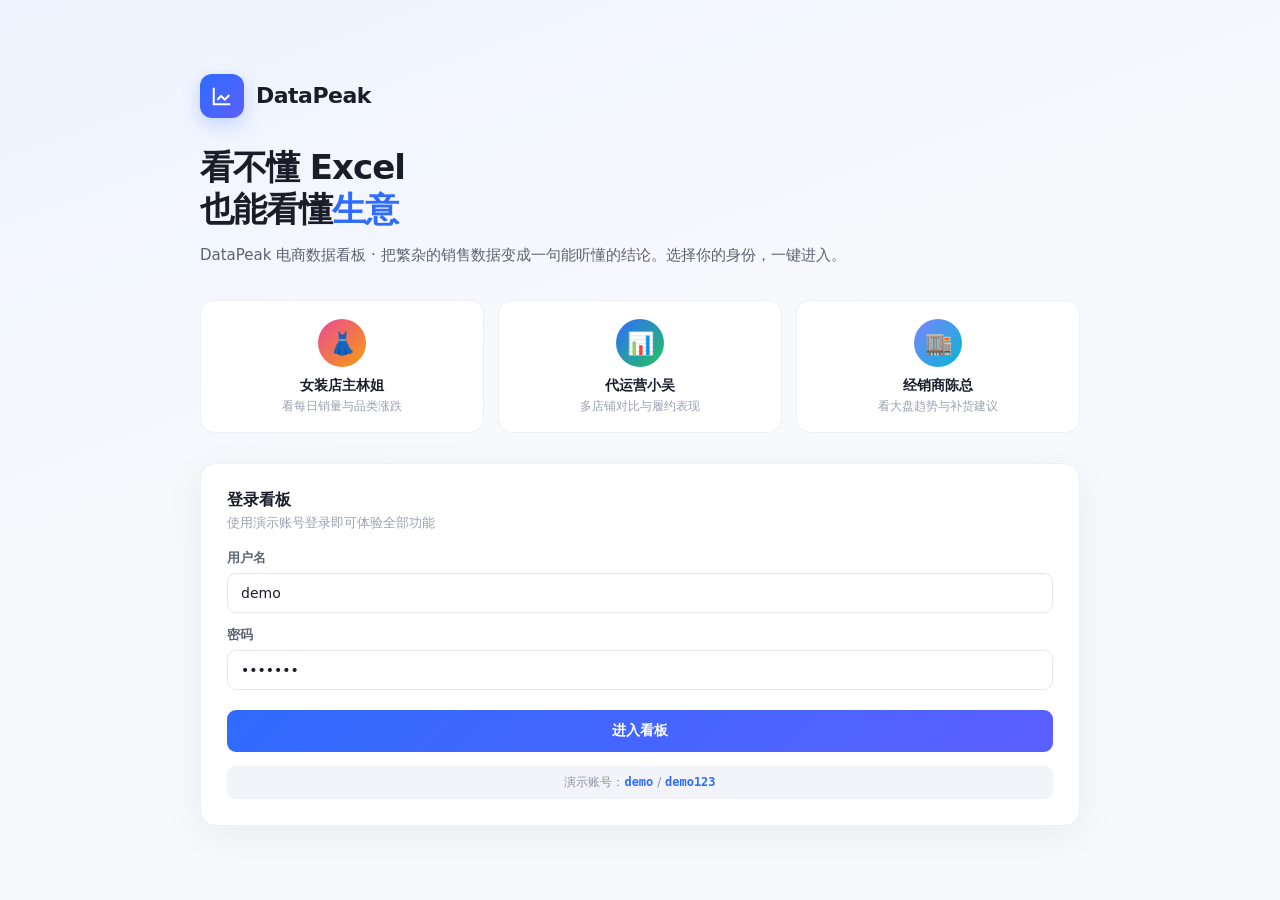
<file: dashboard/index.html>
<!DOCTYPE html>
<html lang="zh-CN">
<head>
<meta charset="UTF-8">
<meta name="viewport" content="width=device-width, initial-scale=1.0">
<title>电商销售数据洞察看板 · DataPeak</title>
<script src="assets/echarts.min.js"></script>
<!-- 词云扩展：本地引入，禁止 CDN（CSP 只放行 127.0.0.1，且离线可运行） -->
<script src="assets/echarts-wordcloud.min.js"></script>
<!-- T7：主题样式 + ECharts datapeak 主题注册（前端契约 §8） -->
<link rel="stylesheet" href="assets/theme.css">
<script>
  /* ECharts datapeak 主题：必须在 echarts 加载后注册一次 */
  (function () {
    if (!window.echarts) return;
    var dpTheme = {
      color: ['#2F6BFF', '#22C55E', '#F59E0B', '#EF4444', '#94A3B8', '#60A5FA', '#34D399', '#FBBF24'],
      backgroundColor: 'transparent',
      textStyle: { fontFamily: 'system-ui, "Microsoft YaHei", sans-serif', color: '#5B6272' },
      title: { textStyle: { color: '#1F2937', fontWeight: 600 } },
      legend: { textStyle: { color: '#8A90A2' } }
    };
    echarts.registerTheme('datapeak', dpTheme);
  })();
</script>
<style>
* { margin: 0; padding: 0; box-sizing: border-box; }
body { font-family: 'Inter', -apple-system, BlinkMacSystemFont, "PingFang SC", "Microsoft YaHei", sans-serif; background: #F7F8FC; color: #1A1D29; min-height: 100vh; font-size: 14px; -webkit-font-smoothing: antialiased; }
.app { display: flex; min-height: 100vh; }

/* ===== 侧边栏 ===== */
.sidebar { width: 240px; background: #fff; border-right: 1px solid #EEF0F5; padding: 20px 14px; display: flex; flex-direction: column; position: fixed; height: 100vh; left: 0; top: 0; z-index: 100; overflow-y: auto; }
.logo { display: flex; align-items: center; gap: 10px; padding: 0 6px 20px; border-bottom: 1px solid #F3F4F9; margin-bottom: 20px; }
.logo-mark { width: 32px; height: 32px; border-radius: 9px; background: linear-gradient(135deg, #7C84FF 0%, #5B5FFF 100%); display: flex; align-items: center; justify-content: center; }
.logo-mark svg { width: 16px; height: 16px; stroke: #fff; fill: none; stroke-width: 2.2; }
.logo-text { font-size: 16px; font-weight: 700; letter-spacing: -0.3px; }
.nav-group { margin-bottom: 22px; }
.nav-label { font-size: 10px; font-weight: 600; color: #9AA1B2; text-transform: uppercase; letter-spacing: 1.2px; padding: 0 10px 8px; }
.nav-item { display: flex; align-items: center; gap: 10px; padding: 9px 10px; border-radius: 7px; cursor: pointer; transition: all 0.15s; font-size: 13px; color: #5B6272; font-weight: 500; margin-bottom: 2px; }
.nav-item:hover { background: #F3F4F9; color: #1A1D29; }
.nav-item.active { background: linear-gradient(135deg, rgba(124,132,255,0.1), rgba(91,95,255,0.08)); color: #5B5FFF; font-weight: 600; }
.nav-icon { width: 18px; height: 18px; display: flex; align-items: center; justify-content: center; }
.nav-icon svg { width: 16px; height: 16px; stroke: currentColor; fill: none; stroke-width: 1.8; stroke-linecap: round; stroke-linejoin: round; }
.sidebar-bottom { margin-top: auto; padding-top: 16px; border-top: 1px solid #F3F4F9; }
.user-card { display: flex; align-items: center; gap: 10px; padding: 8px; border-radius: 9px; cursor: pointer; }
.user-card:hover { background: #F7F8FC; }
.user-avatar { width: 32px; height: 32px; border-radius: 8px; background: linear-gradient(135deg, #FFB199, #FF6B6B); display: flex; align-items: center; justify-content: center; color: #fff; font-size: 11px; font-weight: 700; }
.user-info { flex: 1; min-width: 0; }
.user-name { font-size: 12.5px; font-weight: 600; }
.user-role { font-size: 10.5px; color: #9AA1B2; margin-top: 1px; }

/* ===== 主内容 ===== */
.main { margin-left: 240px; flex: 1; padding: 24px 32px; }
.topbar { display: flex; align-items: center; justify-content: space-between; margin-bottom: 22px; }
.page-title h1 { font-size: 22px; font-weight: 700; letter-spacing: -0.4px; margin-bottom: 3px; }
.page-title p { font-size: 12.5px; color: #8A90A2; }
.topbar-right { display: flex; align-items: center; gap: 10px; }
.search-box { position: relative; width: 260px; }
.search-box input { width: 100%; padding: 8px 12px 8px 34px; border: 1px solid #E4E7EF; border-radius: 7px; font-size: 12.5px; background: #fff; outline: none; color: #5B6272; transition: all 0.2s; font-family: inherit; }
.search-box input:focus { border-color: #7C84FF; box-shadow: 0 0 0 3px rgba(124,132,255,0.1); }
.search-box svg { position: absolute; left: 11px; top: 50%; transform: translateY(-50%); width: 14px; height: 14px; stroke: #9AA1B2; fill: none; stroke-width: 2; }
.icon-btn { width: 34px; height: 34px; border: 1px solid #E4E7EF; border-radius: 7px; background: #fff; cursor: pointer; display: flex; align-items: center; justify-content: center; transition: all 0.15s; position: relative; }
.icon-btn:hover { border-color: #D0D4DE; background: #FAFBFF; }
.icon-btn svg { width: 15px; height: 15px; stroke: #5B6272; fill: none; stroke-width: 1.8; stroke-linecap: round; stroke-linejoin: round; }
.icon-btn .badge { position: absolute; top: 5px; right: 5px; width: 7px; height: 7px; background: #FF6B6B; border-radius: 50%; border: 1.5px solid #fff; }

/* ===== 筛选栏 ===== */
.filter-bar { background: #fff; border: 1px solid #EEF0F5; border-radius: 11px; padding: 14px 18px; margin-bottom: 20px; display: flex; align-items: center; gap: 18px; flex-wrap: wrap; }
.filter-group { display: flex; align-items: center; gap: 8px; }
.filter-label { font-size: 11.5px; font-weight: 600; color: #8A90A2; white-space: nowrap; }
.filter-select { padding: 6px 10px; border: 1px solid #E4E7EF; border-radius: 6px; font-size: 12px; background: #FAFBFF; cursor: pointer; color: #5B6272; font-family: inherit; outline: none; transition: all 0.15s; min-width: 130px; }
.filter-select:hover { border-color: #D0D4DE; }
.filter-select:focus { border-color: #7C84FF; }
.date-range { display: flex; align-items: center; gap: 6px; }
.date-range input[type="date"] { padding: 6px 8px; border: 1px solid #E4E7EF; border-radius: 6px; font-size: 12px; background: #FAFBFF; color: #5B6272; font-family: inherit; outline: none; }
.date-sep { color: #C4C9D6; font-size: 11px; }
.quick-tags { display: flex; gap: 3px; }
.quick-tag { padding: 4px 10px; border-radius: 5px; font-size: 11px; font-weight: 500; color: #8A90A2; cursor: pointer; transition: all 0.15s; }
.quick-tag:hover { background: #F3F4F9; color: #5B6272; }
.quick-tag.active { background: linear-gradient(135deg, #7C84FF, #5B5FFF); color: #fff; font-weight: 600; }
.apply-btn { margin-left: auto; padding: 7px 18px; background: linear-gradient(135deg, #7C84FF, #5B5FFF); color: #fff; border: none; border-radius: 7px; font-size: 12.5px; font-weight: 600; cursor: pointer; transition: all 0.2s; font-family: inherit; }
.apply-btn:hover { transform: translateY(-1px); box-shadow: 0 4px 12px rgba(124,132,255,0.3); }

/* ===== 页面容器 ===== */
.page { display: none; }
.page.active { display: block; }

/* ===== KPI卡片 ===== */
.kpi-row { display: grid; grid-template-columns: repeat(auto-fit, minmax(170px, 1fr)); gap: 14px; margin-bottom: 18px; }
.kpi-card { background: #fff; border: 1px solid #EEF0F5; border-radius: 12px; padding: 18px 20px; transition: all 0.2s; }
.kpi-card:hover { border-color: #E0E3EE; box-shadow: 0 4px 16px rgba(26,29,41,0.04); }
.kpi-head { display: flex; align-items: center; justify-content: space-between; margin-bottom: 12px; }
.kpi-title { font-size: 12px; font-weight: 500; color: #8A90A2; display: flex; align-items: center; gap: 8px; }
.kpi-icon { width: 26px; height: 26px; border-radius: 6px; display: flex; align-items: center; justify-content: center; }
.kpi-icon svg { width: 14px; height: 14px; stroke-width: 1.8; stroke-linecap: round; stroke-linejoin: round; }
.kpi-num { font-size: 26px; font-weight: 700; letter-spacing: -0.6px; line-height: 1.1; font-variant-numeric: tabular-nums; }
.kpi-unit { font-size: 12px; font-weight: 500; color: #9AA1B2; margin-left: 3px; }
.kpi-trend { margin-top: 8px; display: flex; align-items: center; gap: 5px; font-size: 11px; }
.trend-tag { padding: 2px 7px; border-radius: 4px; font-weight: 600; font-size: 10.5px; }
.trend-up { color: #22C55E; } .trend-up .trend-tag { background: rgba(34,197,94,0.1); }
.trend-down { color: #EF4444; } .trend-down .trend-tag { background: rgba(239,68,68,0.1); }
.trend-flat { color: #8A90A2; } .trend-flat .trend-tag { background: rgba(138,144,162,0.12); }
.trend-label { color: #9AA1B2; }
.kpi-indigo .kpi-num { color: #5B5FFF; } .kpi-indigo .kpi-icon { background: rgba(91,95,255,0.08); } .kpi-indigo .kpi-icon svg { stroke: #5B5FFF; fill: none; }
.kpi-pink .kpi-num { color: #EC4899; } .kpi-pink .kpi-icon { background: rgba(236,72,153,0.08); } .kpi-pink .kpi-icon svg { stroke: #EC4899; fill: none; }
.kpi-cyan .kpi-num { color: #06B6D4; } .kpi-cyan .kpi-icon { background: rgba(6,182,212,0.08); } .kpi-cyan .kpi-icon svg { stroke: #06B6D4; fill: none; }
.kpi-amber .kpi-num { color: #F59E0B; } .kpi-amber .kpi-icon { background: rgba(245,158,11,0.08); } .kpi-amber .kpi-icon svg { stroke: #F59E0B; fill: none; }

/* ===== 图表卡片 ===== */
.chart-card { background: #fff; border: 1px solid #EEF0F5; border-radius: 12px; padding: 18px 20px; }
.card-head { display: flex; align-items: center; justify-content: space-between; margin-bottom: 14px; }
.card-title { font-size: 13.5px; font-weight: 600; display: flex; align-items: center; gap: 8px; }
.card-title svg { width: 15px; height: 15px; stroke-width: 1.8; stroke-linecap: round; stroke-linejoin: round; }
.card-sub { font-size: 11px; color: #9AA1B2; margin-top: 2px; }
.card-action { display: flex; align-items: center; gap: 6px; }
.card-tab { padding: 3px 9px; border-radius: 5px; font-size: 10.5px; font-weight: 500; color: #8A90A2; cursor: pointer; transition: all 0.15s; }
.card-tab:hover { background: #F3F4F9; }
.card-tab.active { background: rgba(91,95,255,0.1); color: #5B5FFF; font-weight: 600; }
.card-more-link { font-size: 11px; color: #8A90A2; cursor: pointer; }
.card-more-link:hover { color: #5B5FFF; }
.chart-box { width: 100%; }
.two-col { display: grid; grid-template-columns: 2fr 1fr; gap: 14px; margin-bottom: 18px; }
.three-col { display: grid; grid-template-columns: 1fr 1fr 1fr; gap: 14px; margin-bottom: 18px; }

/* ===== 饼图 ===== */
.pie-wrap { display: flex; flex-direction: column; align-items: center; }
.pie-chart { width: 100%; height: 180px; }
.pie-legend { width: 100%; display: flex; flex-direction: column; gap: 6px; margin-top: 8px; }
.legend-row { display: flex; align-items: center; justify-content: space-between; font-size: 11.5px; padding: 4px 6px; border-radius: 5px; }
.legend-row:hover { background: #F7F8FC; }
.legend-left { display: flex; align-items: center; gap: 7px; color: #5B6272; font-weight: 500; }
.legend-dot { width: 7px; height: 7px; border-radius: 50%; }
.legend-value { font-weight: 600; font-variant-numeric: tabular-nums; }

/* ===== TOP列表 ===== */
.top-list { display: flex; flex-direction: column; gap: 1px; }
.top-row { display: flex; align-items: center; gap: 10px; padding: 8px 8px; border-radius: 6px; transition: background 0.15s; }
.top-row:hover { background: #F7F8FC; }
.top-rank { width: 18px; height: 18px; border-radius: 4px; display: flex; align-items: center; justify-content: center; font-size: 10px; font-weight: 700; background: #F0F2F7; color: #8A90A2; flex-shrink: 0; }
.top-row:nth-child(1) .top-rank { background: linear-gradient(135deg, #7C84FF, #5B5FFF); color: #fff; }
.top-row:nth-child(2) .top-rank { background: #E4E7EF; color: #5B6272; }
.top-row:nth-child(3) .top-rank { background: #EEF0F5; color: #8A90A2; }
.top-info { flex: 1; min-width: 0; }
.top-name { font-size: 12px; font-weight: 500; white-space: nowrap; overflow: hidden; text-overflow: ellipsis; }
.top-cat { font-size: 10.5px; color: #9AA1B2; margin-top: 2px; }
.top-num { font-size: 12px; font-weight: 600; color: #5B5FFF; font-variant-numeric: tabular-nums; text-align: right; flex-shrink: 0; }
.top-bar-bg { width: 50px; height: 3px; background: #F0F2F7; border-radius: 2px; overflow: hidden; flex-shrink: 0; margin: 0 6px; }
.top-bar-fill { height: 100%; background: linear-gradient(90deg, #7C84FF, #EC4899); border-radius: 2px; }

/* ===== 表格 ===== */
.table-card { background: #fff; border: 1px solid #EEF0F5; border-radius: 12px; padding: 18px 20px; }
.table-head-bar { display: flex; align-items: center; justify-content: space-between; margin-bottom: 14px; }
.table-title { font-size: 13.5px; font-weight: 600; display: flex; align-items: center; gap: 8px; }
.table-title svg { width: 15px; height: 15px; stroke-width: 1.8; stroke-linecap: round; stroke-linejoin: round; }
.table-count { font-size: 10.5px; font-weight: 500; color: #8A90A2; background: #F3F4F9; padding: 2px 8px; border-radius: 4px; margin-left: 4px; }
.table-tools { display: flex; align-items: center; gap: 8px; }
.mini-btn { padding: 5px 10px; border: 1px solid #E4E7EF; border-radius: 6px; background: #fff; cursor: pointer; font-size: 11px; color: #5B6272; font-family: inherit; display: flex; align-items: center; gap: 5px; transition: all 0.15s; }
.mini-btn:hover { border-color: #D0D4DE; background: #FAFBFF; }
.mini-btn svg { width: 12px; height: 12px; stroke: currentColor; fill: none; stroke-width: 2; }
.data-table { width: 100%; border-collapse: separate; border-spacing: 0; font-size: 12.5px; }
.data-table thead th { padding: 10px 14px; text-align: left; font-weight: 600; color: #8A90A2; font-size: 10.5px; text-transform: uppercase; letter-spacing: 0.5px; border-bottom: 1px solid #EEF0F5; background: #FAFBFF; }
.data-table thead th:first-child { border-radius: 7px 0 0 0; }
.data-table thead th:last-child { border-radius: 0 7px 0 0; }
.data-table tbody td { padding: 11px 14px; border-bottom: 1px solid #F5F6FA; color: #5B6272; }
.data-table tbody tr:hover { background: #FAFBFF; }
.data-table tbody tr:last-child td { border-bottom: none; }
.order-id { font-family: 'SF Mono', 'JetBrains Mono', Consolas, monospace; font-size: 11px; color: #8A90A2; background: #F7F8FC; padding: 3px 7px; border-radius: 4px; }
.amount { font-weight: 700; font-variant-numeric: tabular-nums; }
.status-pill { display: inline-flex; align-items: center; gap: 5px; padding: 3px 9px; border-radius: 20px; font-size: 10.5px; font-weight: 600; }
.status-pill::before { content: ''; width: 5px; height: 5px; border-radius: 50%; background: currentColor; }
.status-ok { background: rgba(34,197,94,0.1); color: #16A34A; }
.status-wait { background: rgba(245,158,11,0.1); color: #D97706; }
.status-cancel { background: rgba(239,68,68,0.1); color: #DC2626; }
.product-cell { display: flex; align-items: center; gap: 10px; }
.product-cell img { width: 36px; height: 36px; border-radius: 7px; object-fit: cover; background: #F0F2F7; flex-shrink: 0; }
.product-name { font-size: 12.5px; font-weight: 500; white-space: nowrap; overflow: hidden; text-overflow: ellipsis; max-width: 200px; }
.product-sku { font-size: 10.5px; color: #9AA1B2; margin-top: 2px; }
.pagination { display: flex; justify-content: flex-end; align-items: center; gap: 4px; margin-top: 14px; }
.page-btn { min-width: 26px; height: 26px; padding: 0 7px; border: 1px solid #E4E7EF; border-radius: 5px; background: #fff; cursor: pointer; font-size: 11.5px; color: #5B6272; font-family: inherit; transition: all 0.15s; display: flex; align-items: center; justify-content: center; }
.page-btn:hover { border-color: #D0D4DE; background: #FAFBFF; }
.page-btn.active { background: linear-gradient(135deg, #7C84FF, #5B5FFF); color: #fff; border-color: transparent; font-weight: 600; }
.page-info { font-size: 11px; color: #9AA1B2; margin: 0 10px 0 4px; }

/* ===== 商品卡片 ===== */
.product-grid { display: grid; grid-template-columns: repeat(auto-fill, minmax(240px, 1fr)); gap: 14px; }
.product-card { background: #fff; border: 1px solid #EEF0F5; border-radius: 12px; overflow: hidden; transition: all 0.2s; cursor: pointer; }
.product-card:hover { border-color: #E0E3EE; transform: translateY(-2px); box-shadow: 0 8px 24px rgba(26,29,41,0.06); }
.product-img-box { width: 100%; height: 180px; display: flex; align-items: center; justify-content: center; position: relative; overflow: hidden; }
.product-img-box img { width: 100%; height: 100%; object-fit: cover; }
.product-tag { position: absolute; top: 10px; left: 10px; padding: 3px 8px; background: rgba(91,95,255,0.9); color: #fff; font-size: 10px; font-weight: 600; border-radius: 4px; }
.product-body { padding: 14px; }
.product-card-name { font-size: 13px; font-weight: 600; margin-bottom: 4px; white-space: nowrap; overflow: hidden; text-overflow: ellipsis; }
.product-card-cat { font-size: 11px; color: #9AA1B2; margin-bottom: 10px; }
.product-stats { display: flex; justify-content: space-between; padding-top: 10px; border-top: 1px solid #F3F4F9; }
.product-stat { text-align: center; }
.product-stat-num { font-size: 14px; font-weight: 700; font-variant-numeric: tabular-nums; }
.product-stat-label { font-size: 10px; color: #9AA1B2; margin-top: 2px; }
.product-price { font-size: 18px; font-weight: 700; color: #EC4899; font-variant-numeric: tabular-nums; }
.product-price span { font-size: 11px; font-weight: 500; }

/* ===== 用户列表 ===== */
.user-list { display: flex; flex-direction: column; gap: 2px; max-height: 340px; overflow-y: auto; }
.user-row { display: flex; align-items: center; gap: 10px; padding: 8px 10px; border-radius: 6px; transition: background 0.15s; }
.user-row:hover { background: #F7F8FC; }
.user-row-avatar { width: 34px; height: 34px; border-radius: 50%; display: flex; align-items: center; justify-content: center; color: #fff; font-size: 11px; font-weight: 700; flex-shrink: 0; }
.user-row-info { flex: 1; min-width: 0; }
.user-row-name { font-size: 12.5px; font-weight: 600; }
.user-row-meta { font-size: 10.5px; color: #9AA1B2; margin-top: 2px; }
.user-row-amount { font-size: 13px; font-weight: 700; color: #5B5FFF; font-variant-numeric: tabular-nums; }

/* ===== 报表页面 ===== */
.report-grid { display: grid; grid-template-columns: 1fr 1fr; gap: 14px; margin-bottom: 18px; }
.report-item { background: #fff; border: 1px solid #EEF0F5; border-radius: 12px; padding: 20px; transition: all 0.2s; cursor: pointer; }
.report-item:hover { border-color: #E0E3EE; box-shadow: 0 4px 16px rgba(26,29,41,0.04); }
.report-item-head { display: flex; align-items: center; gap: 12px; margin-bottom: 14px; }
.report-item-icon { width: 40px; height: 40px; border-radius: 10px; display: flex; align-items: center; justify-content: center; }
.report-item-icon svg { width: 20px; height: 20px; stroke-width: 1.8; stroke-linecap: round; stroke-linejoin: round; }
.report-item-title { font-size: 14px; font-weight: 600; }
.report-item-desc { font-size: 11.5px; color: #8A90A2; margin-top: 3px; }
.report-item-body { font-size: 12px; color: #5B6272; line-height: 1.6; }
.report-tags { display: flex; gap: 6px; margin-top: 12px; flex-wrap: wrap; }
.report-tag { padding: 3px 8px; background: #F3F4F9; border-radius: 4px; font-size: 10.5px; font-weight: 500; color: #5B6272; }

/* ===== 设置页面 ===== */
.settings-section { background: #fff; border: 1px solid #EEF0F5; border-radius: 12px; padding: 20px 24px; margin-bottom: 18px; }
.settings-section h3 { font-size: 14px; font-weight: 600; margin-bottom: 16px; display: flex; align-items: center; gap: 8px; }
.settings-row { display: flex; align-items: center; justify-content: space-between; padding: 12px 0; border-bottom: 1px solid #F5F6FA; }
.settings-row:last-child { border-bottom: none; }
.settings-label { font-size: 13px; font-weight: 500; }
.settings-desc { font-size: 11.5px; color: #9AA1B2; margin-top: 2px; }
.settings-input { padding: 6px 10px; border: 1px solid #E4E7EF; border-radius: 6px; font-size: 12px; font-family: inherit; outline: none; min-width: 200px; }
.toggle { width: 40px; height: 22px; background: #E4E7EF; border-radius: 11px; cursor: pointer; position: relative; transition: all 0.2s; }
.toggle.on { background: #5B5FFF; }
.toggle::after { content: ''; position: absolute; top: 2px; left: 2px; width: 18px; height: 18px; background: #fff; border-radius: 50%; transition: all 0.2s; }
.toggle.on::after { left: 20px; }
.save-btn { padding: 8px 24px; background: linear-gradient(135deg, #7C84FF, #5B5FFF); color: #fff; border: none; border-radius: 8px; font-size: 13px; font-weight: 600; cursor: pointer; font-family: inherit; }
.save-btn:hover { box-shadow: 0 4px 12px rgba(124,132,255,0.3); }

/* ===== Loading ===== */
.loading-overlay { position: fixed; top: 0; left: 0; right: 0; bottom: 0; background: rgba(255,255,255,0.7); display: none; align-items: center; justify-content: center; z-index: 9999; }
.loading-overlay.show { display: flex; }
.loading-spinner { width: 36px; height: 36px; border: 3px solid #E4E7EF; border-top-color: #5B5FFF; border-radius: 50%; animation: spin 0.8s linear infinite; }
@keyframes spin { to { transform: rotate(360deg); } }

/* ===== Toast ===== */
.toast { position: fixed; bottom: 24px; right: 24px; padding: 12px 20px; background: #1A1D29; color: #fff; border-radius: 8px; font-size: 13px; z-index: 9999; display: none; align-items: center; gap: 8px; box-shadow: 0 4px 16px rgba(0,0,0,0.15); }
.toast.show { display: flex; }
.toast.success { background: #16A34A; }
.toast.error { background: #DC2626; }

/* ===== 空状态 ===== */
.empty-state { text-align: center; padding: 40px 20px; color: #9AA1B2; }
.empty-state svg { width: 48px; height: 48px; margin-bottom: 12px; stroke: #C4C9D6; fill: none; stroke-width: 1.5; }

/* ===== 响应式 ===== */
@media (max-width: 1400px) {
  .kpi-row { grid-template-columns: repeat(2, 1fr); }
  .two-col, .three-col { grid-template-columns: 1fr; }
  .report-grid { grid-template-columns: 1fr; }
}
</style>
</head>
<body>

<div class="loading-overlay" id="loadingOverlay"><div class="loading-spinner"></div></div>
<div class="toast" id="toast"></div>

<div class="app">
  <!-- ===== 侧边栏 ===== -->
  <aside class="sidebar">
    <div class="logo">
      <div class="logo-mark"><svg viewBox="0 0 24 24"><path d="M3 3v18h18"/><path d="M7 16l4-4 4 4 5-5"/></svg></div>
      <div class="logo-text">DataPeak</div>
    </div>
    <div class="nav-group">
      <div class="nav-label">数据中心</div>
      <div class="nav-item active" data-page="dashboard"><span class="nav-icon"><svg viewBox="0 0 24 24"><rect x="3" y="3" width="7" height="9"/><rect x="14" y="3" width="7" height="5"/><rect x="14" y="12" width="7" height="9"/><rect x="3" y="16" width="7" height="5"/></svg></span><span>数据看板</span></div>
      <div class="nav-item" data-page="sales"><span class="nav-icon"><svg viewBox="0 0 24 24"><polyline points="22 12 18 12 15 21 9 3 6 12 2 12"/></svg></span><span>销售分析</span></div>
      <div class="nav-item" data-page="products"><span class="nav-icon"><svg viewBox="0 0 24 24"><path d="M21 16V8a2 2 0 0 0-1-1.73l-7-4a2 2 0 0 0-2 0l-7 4A2 2 0 0 0 3 8v8a2 2 0 0 0 1 1.73l7 4a2 2 0 0 0 2 0l7-4A2 2 0 0 0 21 16z"/><polyline points="3.27 6.96 12 12.01 20.73 6.96"/><line x1="12" y1="22.08" x2="12" y2="12"/></svg></span><span>商品管理</span></div>
      <div class="nav-item" data-page="users"><span class="nav-icon"><svg viewBox="0 0 24 24"><path d="M17 21v-2a4 4 0 0 0-4-4H5a4 4 0 0 0-4 4v2"/><circle cx="9" cy="7" r="4"/><path d="M23 21v-2a4 4 0 0 0-3-3.87"/><path d="M16 3.13a4 4 0 0 1 0 7.75"/></svg></span><span>用户分析</span></div>
    </div>
    <div class="nav-group">
      <div class="nav-label">工具</div>
      <div class="nav-item" data-page="reports"><span class="nav-icon"><svg viewBox="0 0 24 24"><path d="M14 2H6a2 2 0 0 0-2 2v16a2 2 0 0 0 2 2h12a2 2 0 0 0 2-2V8z"/><polyline points="14 2 14 8 20 8"/><line x1="16" y1="13" x2="8" y2="13"/><line x1="16" y1="17" x2="8" y2="17"/></svg></span><span>数据报表</span></div>
      <div class="nav-item" data-page="settings"><span class="nav-icon"><svg viewBox="0 0 24 24"><circle cx="12" cy="12" r="3"/><path d="M19.4 15a1.65 1.65 0 0 0 .33 1.82l.06.06a2 2 0 0 1 0 2.83 2 2 0 0 1-2.83 0l-.06-.06a1.65 1.65 0 0 0-1.82-.33 1.65 1.65 0 0 0-1 1.51V21a2 2 0 0 1-2 2 2 2 0 0 1-2-2v-.09A1.65 1.65 0 0 0 9 19.4a1.65 1.65 0 0 0-1.82.33l-.06.06a2 2 0 0 1-2.83 0 2 2 0 0 1 0-2.83l.06-.06a1.65 1.65 0 0 0 .33-1.82 1.65 1.65 0 0 0-1.51-1H3a2 2 0 0 1-2-2 2 2 0 0 1 2-2h.09A1.65 1.65 0 0 0 4.6 9a1.65 1.65 0 0 0-.33-1.82l-.06-.06a2 2 0 0 1 0-2.83 2 2 0 0 1 2.83 0l.06.06a1.65 1.65 0 0 0 1.82.33H9a1.65 1.65 0 0 0 1-1.51V3a2 2 0 0 1 2-2 2 2 0 0 1 2 2v.09a1.65 1.65 0 0 0 1 1.51 1.65 1.65 0 0 0 1.82-.33l.06-.06a2 2 0 0 1 2.83 0 2 2 0 0 1 0 2.83l-.06.06a1.65 1.65 0 0 0-.33 1.82V9a1.65 1.65 0 0 0 1.51 1H21a2 2 0 0 1 2 2 2 2 0 0 1-2 2h-.09a1.65 1.65 0 0 0-1.51 1z"/></svg></span><span>系统设置</span></div>
    </div>
    <div class="sidebar-bottom">
      <div class="user-card"><div class="user-avatar">XZ</div><div class="user-info"><div class="user-name">希泽</div><div class="user-role">管理员</div></div></div>
    </div>
  </aside>

  <!-- ===== 主内容 ===== -->
  <main class="main">
    <!-- T7：预警条（页头固定横条，前端契约 §5） -->
    <div class="alert-bar" id="alertBar" hidden></div>
    <div class="topbar">
      <div class="page-title" id="pageTitle"><h1>数据看板</h1><p>电商销售数据总览 · 数据更新于 2018-08-31</p></div>
      <div class="topbar-right">
        <div class="search-box"><svg viewBox="0 0 24 24"><circle cx="11" cy="11" r="8"/><line x1="21" y1="21" x2="16.65" y2="16.65"/></svg><input type="text" id="globalSearch" placeholder="搜索订单、商品、用户..."></div>
        <div class="icon-btn"><svg viewBox="0 0 24 24"><path d="M18 8A6 6 0 0 0 6 8c0 7-3 9-3 9h18s-3-2-3-9"/><path d="M13.73 21a2 2 0 0 1-3.46 0"/></svg><span class="badge"></span></div>
        <div class="icon-btn"><svg viewBox="0 0 24 24"><path d="M21 15a2 2 0 0 1-2 2H7l-4 4V5a2 2 0 0 1 2-2h14a2 2 0 0 1 2 2z"/></svg></div>
      </div>
    </div>

    <!-- ============ 页面1：数据看板 ============ -->
    <div class="page active" id="page-dashboard">
      <div class="filter-bar">
        <div class="filter-group"><span class="filter-label">商品品类</span><select class="filter-select" id="dashCategory"><option value="all">全部品类</option></select></div>
        <div class="filter-group"><span class="filter-label">店铺视角</span><select class="filter-select" id="sellerView"><option value="">全部平台</option></select></div>
        <div class="filter-group"><span class="filter-label">时间范围</span><div class="date-range"><input type="date" id="dashStartDate" value="2017-01-01"><span class="date-sep">—</span><input type="date" id="dashEndDate" value="2018-08-31"></div></div>
        <div class="filter-group"><span class="filter-label">快捷</span><div class="quick-tags" id="dashQuickTags"><span class="quick-tag" data-days="7">近7天</span><span class="quick-tag" data-days="30">近30天</span><span class="quick-tag active" data-days="90">近90天</span><span class="quick-tag" data-days="all">全部</span></div></div>
        <button class="apply-btn" onclick="loadDashboard()">应用筛选</button>
      </div>

      <!-- B：三角色视角切换（纯 JS/CSS 显隐，不新增后端接口） -->
      <div class="role-tabs" id="roleTabs">
        <span class="role-tabs-label">视角</span>
        <button class="role-tab active" data-role="owner"><b>店主视角</b><span>林姐 · 不懂数据</span></button>
        <button class="role-tab" data-role="ops"><b>代运营视角</b><span>小吴 · 管 5 店</span></button>
        <button class="role-tab" data-role="dealer"><b>经销商视角</b><span>陈总 · 怕压错货</span></button>
        <span class="role-hint">不同身份，看板重点不同 · 画像为卖家视角切片示例</span>
      </div>

      <!-- C：今日行动清单（整合诊断+预警+补货信号，输出可执行动作） -->
      <div class="card action-card" data-role="owner ops dealer">
        <div class="action-head">
          <div>
            <div class="card-title"><svg viewBox="0 0 24 24" style="stroke:#5B5FFF;fill:none;stroke-width:1.8;stroke-linecap:round;stroke-linejoin:round"><path d="M9 11l3 3L22 4"/><path d="M21 12v7a2 2 0 0 1-2 2H5a2 2 0 0 1-2-2V5a2 2 0 0 1 2-2h11"/></svg>今日行动清单</div>
            <div class="card-sub">系统把诊断 / 预警 / 补货信号翻译成 3 个可执行动作，看完直接照做</div>
          </div>
          <span class="action-period" id="actionPeriod">所选周期</span>
        </div>
        <div class="action-list" id="actionList"><div class="action-loading">正在生成建议…</div></div>
      </div>

      <!-- D：本期经营诊断卡（顶部结论条 + 术语气泡 + E：诚实标注） -->
      <div class="card diagnosis-card" data-role="owner ops">
        <div class="diagnosis-head">
          <span class="card-title">本期经营诊断</span>
          <span class="diagnosis-period" id="diagPeriod">所选周期</span>
        </div>
        <div class="module-conclusion" id="diagConclusionBar">加载中…</div>
        <div class="diagnosis-conclusion" id="diagConclusion"></div>
        <div class="diagnosis-signals" id="diagSignals"><!-- 信号 chip --></div>
        <div class="honest-note">注：复购率在本数据集天然偏低（真实店铺通常更高）；评分 / 延误 / 取消为真实经营指标。</div>
      </div>

      <!-- 补货信号（D：顶部结论条 + E：推测口径标注） -->
      <div class="restock-section" id="restockSection" data-role="owner dealer">
        <div class="restock-head">
          <span class="card-title">补货建议 <span class="info-icon" title="基于销售趋势推测，非实时库存">ⓘ</span></span>
          <span class="card-sub">按品类给出的运营动作建议 · 基于销售趋势推测，非实时库存</span>
        </div>
        <div class="module-conclusion" id="restockConclusionBar">加载中…</div>
        <div class="restock-list" id="restockList"></div>
      </div>

      <div class="kpi-row" id="dashKpiRow" data-role="owner ops">
        <div class="kpi-card kpi-indigo"><div class="kpi-head"><div class="kpi-title"><span class="kpi-icon"><svg viewBox="0 0 24 24"><line x1="12" y1="1" x2="12" y2="23"/><path d="M17 5H9.5a3.5 3.5 0 0 0 0 7h5a3.5 3.5 0 0 1 0 7H6"/></svg></span>总销售额</div></div><div class="kpi-num" id="kpiSales">--<span class="kpi-unit">万 R$</span></div><div class="kpi-trend trend-up"><span class="trend-tag" id="kpiSalesTrend">↑ --%</span><span class="trend-label">较上一周期</span></div></div>
        <div class="kpi-card kpi-pink"><div class="kpi-head"><div class="kpi-title"><span class="kpi-icon"><svg viewBox="0 0 24 24"><path d="M6 2L3 6v14a2 2 0 0 0 2 2h14a2 2 0 0 0 2-2V6l-3-4z"/><line x1="3" y1="6" x2="21" y2="6"/><path d="M16 10a4 4 0 0 1-8 0"/></svg></span>总订单数</div></div><div class="kpi-num" id="kpiOrders">--<span class="kpi-unit">单</span></div><div class="kpi-trend trend-up"><span class="trend-tag" id="kpiOrdersTrend">↑ --%</span><span class="trend-label">较上一周期</span></div></div>
        <div class="kpi-card kpi-cyan"><div class="kpi-head"><div class="kpi-title"><span class="kpi-icon"><svg viewBox="0 0 24 24"><rect x="2" y="5" width="20" height="14" rx="2"/><line x1="2" y1="10" x2="22" y2="10"/></svg></span><span class="term" data-term="客单价">平均客单价</span></div></div><div class="kpi-num" id="kpiAvg">--<span class="kpi-unit">R$</span></div><div class="kpi-trend trend-up"><span class="trend-tag" id="kpiAvgTrend">↑ --%</span><span class="trend-label">较上一周期</span></div></div>
        <div class="kpi-card kpi-amber"><div class="kpi-head"><div class="kpi-title"><span class="kpi-icon"><svg viewBox="0 0 24 24"><polygon points="12 2 15.09 8.26 22 9.27 17 14.14 18.18 21.02 12 17.77 5.82 21.02 7 14.14 2 9.27 8.91 8.26 12 2"/></svg></span>热销商品数</div></div><div class="kpi-num" id="kpiProducts">--<span class="kpi-unit">款</span></div><div class="kpi-trend trend-up"><span class="trend-tag" id="kpiProductsTrend">↑ --%</span><span class="trend-label">较上一周期</span></div></div>
        <div class="kpi-card kpi-pink"><div class="kpi-head"><div class="kpi-title"><span class="kpi-icon"><svg viewBox="0 0 24 24"><path d="M22 11.08V12a10 10 0 1 1-5.93-9.14"/><polyline points="22 4 12 14.01 9 11.01"/></svg></span><span class="term" data-term="复购率">复购率</span></div></div><div class="kpi-num" id="kpiRepeat">--<span class="kpi-unit">%</span></div><div class="kpi-trend"><span class="trend-tag" id="kpiRepeatTag">健康线 20%</span><span class="trend-label">回头客 ÷ 去重客户</span></div></div>
      </div>
      <!-- 店铺对比（代运营视角，来自公开 /sellers） -->
      <div class="card seller-compare" data-role="ops">
        <div class="card-head"><div class="table-title"><svg viewBox="0 0 24 24" style="stroke:#5B5FFF;fill:none"><path d="M3 9l1-5h16l1 5"/><path d="M4 9v11h16V9"/><path d="M9 20v-6h6v6"/></svg>店铺对比（Top5）</div><span class="card-sub">来自 /sellers · 每店独立诊断切片，可配合上方「店铺视角」切换</span></div>
        <div class="seller-compare-list" id="sellerCompareList"><div class="restock-note">加载中…</div></div>
      </div>

      <div class="two-col">
        <!-- ① 销售趋势 -->
        <div class="chart-card" data-role="owner ops">
          <div class="card-head"><div><div class="card-title"><svg viewBox="0 0 24 24" style="stroke:#5B5FFF;fill:none"><polyline points="22 12 18 12 15 21 9 3 6 12 2 12"/></svg>生意整体好不好？</div><div class="card-sub">看销售趋势与订单量 · 跌了先查是哪个品类拖的</div></div><div class="card-action"><span class="card-tab active" data-gran="month">月度</span><span class="card-tab" data-gran="week">周度</span><span class="card-tab" data-gran="day">日度</span></div></div><div class="chart-box" style="height:320px" id="trendChart"></div>
        </div>
        <!-- ② 品类增速/占比 -->
        <div class="chart-card" data-role="owner dealer">
          <div class="card-head"><div><div class="card-title"><svg viewBox="0 0 24 24" style="stroke:#EC4899;fill:none"><line x1="18" y1="20" x2="18" y2="10"/><line x1="12" y1="20" x2="12" y2="4"/><line x1="6" y1="20" x2="6" y2="14"/></svg>该多押哪个品类？</div><div class="card-sub">看品类销售占比 · 把货 / 预算往头部且增长的品类倾斜（增速见补货信号）</div></div></div><div class="chart-box" style="height:320px" id="categoryChart"></div>
        </div>
      </div>
      <div class="three-col">
        <!-- ③ 平均评分 -->
        <div class="chart-card" data-role="owner">
          <div class="card-head"><div><div class="card-title"><svg viewBox="0 0 24 24" style="stroke:#22C55E;fill:none"><polygon points="12 2 15.09 8.26 22 9.27 17 14.14 18.18 21.02 12 17.77 5.82 21.02 7 14.14 2 9.27 8.91 8.26 12 2"/></svg>口碑在变好还是变差？</div><div class="card-sub">看平均评分 · 低于 3.5 立即查详情页与质量</div></div></div>
          <div class="score-wrap"><div class="score-num" id="scoreNum">--</div><div class="score-tip" id="scoreTip">加载中…</div><div class="chart-box" style="height:150px" id="scoreChart"></div></div>
        </div>
        <!-- ④ 延迟发货与取消率 -->
        <div class="chart-card" data-role="ops">
          <div class="card-head"><div><div class="card-title"><svg viewBox="0 0 24 24" style="stroke:#F59E0B;fill:none"><path d="M10 17h4V5H2v12h3"/><path d="M20 17h2v-3.34a4 4 0 0 0-1.17-2.83L19 9h-5"/><circle cx="7.5" cy="17.5" r="2.5"/><circle cx="17.5" cy="17.5" r="2.5"/></svg>履约有没有爆雷风险？</div><div class="card-sub">看延迟发货率与取消率 · 超标立刻查物流 / 客服</div></div></div><div class="chart-box" style="height:240px" id="fulfillChart"></div>
        </div>
        <!-- ⑤ 支付方式构成 -->
        <div class="chart-card" data-role="dealer">
          <div class="card-head"><div><div class="card-title"><svg viewBox="0 0 24 24" style="stroke:#06B6D4;fill:none"><rect x="2" y="5" width="20" height="14" rx="2"/><line x1="2" y1="10" x2="22" y2="10"/></svg>钱从哪来、该优化哪条？</div><div class="card-sub">看支付方式构成 · 优化主流支付渠道的转化</div></div></div><div class="pie-wrap"><div class="pie-chart" id="paymentChart"></div><div class="pie-legend" id="paymentLegend"></div></div>
        </div>
      </div>
      <!-- ⑥ 品类销售额词云（分布类图表） -->
      <div class="chart-card" data-role="owner dealer">
        <div class="card-head"><div><div class="card-title"><svg viewBox="0 0 24 24" style="stroke:#7C84FF;fill:none"><circle cx="7" cy="7" r="3"/><circle cx="17" cy="9" r="2.5"/><circle cx="10" cy="17" r="2.5"/><circle cx="18" cy="17" r="2"/></svg>哪些品类在撑生意？</div><div class="card-sub">品类销售额分布（万 R$）· 字号越大卖得越多，一眼看出盘子由谁撑着</div></div></div><div class="chart-box" style="height:280px" id="categoryCloudChart"></div>
      </div>
      <!-- ⑦ 订单量/价格区间分布 -->
      <div class="chart-card" data-role="dealer">
        <div class="card-head"><div><div class="card-title"><svg viewBox="0 0 24 24" style="stroke:#EC4899;fill:none"><path d="M20.59 13.41l-7.17 7.17a2 2 0 0 1-2.83 0L2 12V2h10l8.59 8.59a2 2 0 0 1 0 2.82z"/><line x1="7" y1="7" x2="7.01" y2="7"/></svg>我的客单价健康吗？</div><div class="card-sub">看在售商品价格区间 · 结合客单价判断定价结构</div></div></div><div class="chart-box" style="height:260px" id="priceChart"></div>
      </div>

      <div class="data-footnote">画像与店铺数据为 seller_id 切片示例，用于演示角色视角；全平台口径请在「店铺视角」选择「全部平台」。</div>
      <div class="table-card" data-role="owner ops">
        <div class="table-head-bar"><div><div class="table-title"><svg viewBox="0 0 24 24" style="stroke:#7C84FF;fill:none"><path d="M14 2H6a2 2 0 0 0-2 2v16a2 2 0 0 0 2 2h12a2 2 0 0 0 2-2V8z"/><polyline points="14 2 14 8 20 8"/><line x1="16" y1="13" x2="8" y2="13"/><line x1="16" y1="17" x2="8" y2="17"/></svg>订单数据明细<span class="table-count" id="orderCount">共 0 条</span></div></div><div class="table-tools"><select id="orderStatusFilter" style="padding:5px 8px;border:1px solid #E4E7EF;border-radius:6px;font-size:11px;color:#5B6272;background:#fff;font-family:inherit;outline:none"><option value="">全部状态</option><option value="delivered">已完成</option><option value="shipped">运输中</option><option value="canceled">已取消</option></select><button class="mini-btn" onclick="exportOrders()"><svg viewBox="0 0 24 24"><path d="M21 15v4a2 2 0 0 1-2 2H5a2 2 0 0 1-2-2v-4"/><polyline points="7 10 12 15 17 10"/><line x1="12" y1="15" x2="12" y2="3"/></svg>导出</button></div></div>
        <table class="data-table"><thead><tr><th>订单号</th><th>商品</th><th>品类</th><th>单价</th><th style="text-align:center">数量</th><th>总金额</th><th>下单时间</th><th>支付方式</th><th>状态</th></tr></thead><tbody id="orderTable"></tbody></table>
        <div class="pagination" id="orderPagination"></div>
      </div>
    </div>

    <!-- ============ 页面2：销售分析 ============ -->
    <div class="page" id="page-sales">
      <div class="filter-bar"><div class="filter-group"><span class="filter-label">品类</span><select class="filter-select" id="salesCategory"><option value="all">全部品类</option></select></div><span class="filter-label" style="font-weight:400">数据周期 2017-01 ~ 2018-08 · Olist 全量真实数据</span><button class="apply-btn" onclick="loadSalesAnalysis()">应用筛选</button></div>
      <div class="kpi-row">
        <div class="kpi-card kpi-indigo"><div class="kpi-head"><div class="kpi-title"><span class="kpi-icon"><svg viewBox="0 0 24 24"><line x1="12" y1="1" x2="12" y2="23"/><path d="M17 5H9.5a3.5 3.5 0 0 0 0 7h5a3.5 3.5 0 0 1 0 7H6"/></svg></span>区间总销售额</div></div><div class="kpi-num" id="salesKpiSales">--<span class="kpi-unit">万 R$</span></div></div>
        <div class="kpi-card kpi-pink"><div class="kpi-head"><div class="kpi-title"><span class="kpi-icon"><svg viewBox="0 0 24 24"><path d="M6 2L3 6v14a2 2 0 0 0 2 2h14a2 2 0 0 0 2-2V6l-3-4z"/><line x1="3" y1="6" x2="21" y2="6"/></svg></span>区间总订单量</div></div><div class="kpi-num" id="salesKpiOrders">--<span class="kpi-unit">单</span></div></div>
        <div class="kpi-card kpi-cyan"><div class="kpi-head"><div class="kpi-title"><span class="kpi-icon"><svg viewBox="0 0 24 24"><rect x="2" y="5" width="20" height="14" rx="2"/><line x1="2" y1="10" x2="22" y2="10"/></svg></span><span class="term" data-term="同比增长">销售额同比增长</span></div></div><div class="kpi-num" id="salesKpiGrowth">--<span class="kpi-unit">%</span></div></div>
        <div class="kpi-card kpi-amber"><div class="kpi-head"><div class="kpi-title"><span class="kpi-icon"><svg viewBox="0 0 24 24"><polygon points="12 2 15.09 8.26 22 9.27 17 14.14 18.18 21.02 12 17.77 5.82 21.02 7 14.14 2 9.27 8.91 8.26 12 2"/></svg></span>平均客单价</div></div><div class="kpi-num" id="salesKpiAvg">--<span class="kpi-unit">R$</span></div></div>
      </div>
      <div class="two-col">
        <div class="chart-card"><div class="card-head"><div><div class="card-title"><svg viewBox="0 0 24 24" style="stroke:#5B5FFF;fill:none"><polyline points="22 12 18 12 15 21 9 3 6 12 2 12"/></svg>销售趋势同比对比</div><div class="card-sub">2017年 vs 2018年销售额对比</div></div></div><div class="chart-box" style="height:380px" id="salesCompareChart"></div></div>
        <div class="chart-card"><div class="card-head"><div><div class="card-title"><svg viewBox="0 0 24 24" style="stroke:#EC4899;fill:none"><line x1="18" y1="20" x2="18" y2="10"/><line x1="12" y1="20" x2="12" y2="4"/><line x1="6" y1="20" x2="6" y2="14"/></svg>季度销售对比</div><div class="card-sub">2017 vs 2018 各季度销售额（万 R$）</div></div></div><div class="chart-box" style="height:380px" id="quarterChart"></div></div>
      </div>
      <div class="two-col">
        <div class="chart-card"><div class="card-head"><div><div class="card-title"><svg viewBox="0 0 24 24" style="stroke:#22C55E;fill:none"><path d="M12 2v20M17 5H9.5a3.5 3.5 0 0 0 0 7h5a3.5 3.5 0 0 1 0 7H6"/></svg>品类增长率排名</div><div class="card-sub">同比增长最快的品类 TOP10</div></div></div><div class="chart-box" style="height:300px" id="growthChart"></div></div>
        <div class="chart-card"><div class="card-head"><div><div class="card-title"><svg viewBox="0 0 24 24" style="stroke:#F59E0B;fill:none"><polygon points="12 2 15.09 8.26 22 9.27 17 14.14 18.18 21.02 12 17.77 5.82 21.02 7 14.14 2 9.27 8.91 8.26 12 2"/></svg>热销商品 TOP10</div><div class="card-sub">按销售件数排名（真实 /orders/product-ranking）</div></div></div><div class="chart-box" style="height:300px" id="topProductsChart"></div></div>
      </div>
      <div class="data-footnote">注：同比增长 = 2018-01~08 对比 2017-01~08（等长窗口）；2018 年数据截至 8 月，缺月以断点显示。品类增长率按销售额计算，仅统计上期销售额 ≥1 万 R$ 的品类，避免小基数失真。</div>
    </div>

    <!-- ============ 页面3：商品管理 ============ -->
    <div class="page" id="page-products">
      <div class="filter-bar">
        <div class="filter-group"><span class="filter-label">品类</span><select class="filter-select" id="prodCategory"><option value="all">全部品类</option></select></div>
        <div class="filter-group"><span class="filter-label">价格区间</span><select class="filter-select" id="prodPriceRange"><option value="all">全部价格</option><option value="0-50">0 - 50 R$</option><option value="50-100">50 - 100 R$</option><option value="100-500">100 - 500 R$</option><option value="500-9999">500 R$ 以上</option></select></div>
        <div class="filter-group"><span class="filter-label">排序</span><select class="filter-select" id="prodSortBy"><option value="count">销量最高</option><option value="amount">销售额最高</option><option value="price_asc">价格从低到高</option><option value="price_desc">价格从高到低</option></select></div>
        <div class="filter-group"><span class="filter-label">搜索</span><input type="text" class="filter-select" id="prodKeyword" placeholder="输入商品名" style="min-width:150px"></div>
        <button class="apply-btn" onclick="loadProducts()">筛选商品</button>
      </div>
      <div class="kpi-row">
        <div class="kpi-card kpi-indigo"><div class="kpi-head"><div class="kpi-title"><span class="kpi-icon"><svg viewBox="0 0 24 24"><path d="M21 16V8a2 2 0 0 0-1-1.73l-7-4a2 2 0 0 0-2 0l-7 4A2 2 0 0 0 3 8v8a2 2 0 0 0 1 1.73l7 4a2 2 0 0 0 2 0l7-4A2 2 0 0 0 21 16z"/></svg></span>商品总数</div></div><div class="kpi-num" id="prodKpiTotal">--<span class="kpi-unit">款</span></div></div>
        <div class="kpi-card kpi-pink"><div class="kpi-head"><div class="kpi-title"><span class="kpi-icon"><svg viewBox="0 0 24 24"><rect x="3" y="3" width="18" height="18" rx="2"/><path d="M3 9h18"/></svg></span>商品品类</div></div><div class="kpi-num" id="prodKpiCategories">--<span class="kpi-unit">个</span></div></div>
        <div class="kpi-card kpi-cyan"><div class="kpi-head"><div class="kpi-title"><span class="kpi-icon"><svg viewBox="0 0 24 24"><path d="M12 2l3.09 6.26L22 9.27l-5 4.87 1.18 6.88L12 17.77l-6.18 3.25L7 14.14 2 9.27l6.91-1.01L12 2z"/></svg></span>有销量商品</div></div><div class="kpi-num" id="prodKpiActive">--<span class="kpi-unit">款</span></div></div>
        <div class="kpi-card kpi-amber"><div class="kpi-head"><div class="kpi-title"><span class="kpi-icon"><svg viewBox="0 0 24 24"><polygon points="12 2 15.09 8.26 22 9.27 17 14.14 18.18 21.02 12 17.77 5.82 21.02 7 14.14 2 9.27 8.91 8.26 12 2"/></svg></span>累计销售额</div></div><div class="kpi-num" id="prodKpiSales">--<span class="kpi-unit">万 R$</span></div></div>
      </div>
      <div class="product-grid" id="productGrid"></div>
      <div class="pagination" id="productPagination" style="justify-content:center;margin-top:24px"></div>
    </div>

    <!-- ============ 页面4：用户分析 ============ -->
    <div class="page" id="page-users">
      <div class="filter-bar"><span class="filter-label" style="font-weight:400">用户结构来自真实 /orders/user-distribution；地区 / 高价值 / 消费分层需新增后端接口，暂未提供</span></div>
      <div class="kpi-row">
        <div class="kpi-card kpi-indigo"><div class="kpi-head"><div class="kpi-title"><span class="kpi-icon"><svg viewBox="0 0 24 24"><path d="M17 21v-2a4 4 0 0 0-4-4H5a4 4 0 0 0-4 4v2"/><circle cx="9" cy="7" r="4"/></svg></span>总用户数</div></div><div class="kpi-num" id="usersKpiTotal">--<span class="kpi-unit">人</span></div></div>
        <div class="kpi-card kpi-pink"><div class="kpi-head"><div class="kpi-title"><span class="kpi-icon"><svg viewBox="0 0 24 24"><path d="M22 11.08V12a10 10 0 1 1-5.93-9.14"/><polyline points="22 4 12 14.01 9 11.01"/></svg></span><span class="term" data-term="复购率">复购率</span></div></div><div class="kpi-num" id="usersKpiRepeatRate">--<span class="kpi-unit">%</span></div></div>
        <div class="kpi-card kpi-cyan"><div class="kpi-head"><div class="kpi-title"><span class="kpi-icon"><svg viewBox="0 0 24 24"><line x1="12" y1="1" x2="12" y2="23"/><path d="M17 5H9.5a3.5 3.5 0 0 0 0 7h5a3.5 3.5 0 0 1 0 7H6"/></svg></span>新用户占比</div></div><div class="kpi-num" id="usersKpiNewRate">--<span class="kpi-unit">%</span></div></div>
        <div class="kpi-card kpi-amber"><div class="kpi-head"><div class="kpi-title"><span class="kpi-icon"><svg viewBox="0 0 24 24"><path d="M21 10c0 7-9 13-9 13s-9-6-9-13a9 9 0 0 1 18 0z"/><circle cx="12" cy="10" r="3"/></svg></span>高价值用户</div></div><div class="kpi-num" id="usersKpiHighValue">--<span class="kpi-unit">人</span></div></div>
      </div>
      <div class="two-col">
        <div class="chart-card"><div class="card-head"><div><div class="card-title"><svg viewBox="0 0 24 24" style="stroke:#5B5FFF;fill:none"><path d="M17 21v-2a4 4 0 0 0-4-4H5a4 4 0 0 0-4 4v2"/><circle cx="9" cy="7" r="4"/></svg>用户结构分布</div><div class="card-sub">新用户 / 复购用户占比（真实 /orders/user-distribution）</div></div></div><div class="pie-wrap"><div class="pie-chart" id="userStructChart"></div><div class="pie-legend" id="userStructLegend"></div></div></div>
        <div class="chart-card"><div class="card-head"><div><div class="card-title"><svg viewBox="0 0 24 24" style="stroke:#22C55E;fill:none"><path d="M22 11.08V12a10 10 0 1 1-5.93-9.14"/><polyline points="22 4 12 14.01 9 11.01"/></svg>复购 vs 新客</div><div class="card-sub">回头客与新客数量对比（真实数据）</div></div></div><div class="chart-box" style="height:300px" id="userRepeatChart"></div></div>
      </div>
      <div class="data-footnote">注：本数据集复购率天然偏低（真实店铺通常更高）；总用户数 = 新用户 + 复购用户。</div>
    </div>

    <!-- ============ 页面5：数据报表 ============ -->
    <div class="page" id="page-reports">
      <div class="filter-bar"><div class="filter-group"><span class="filter-label">报表类型</span><div class="quick-tags"><span class="quick-tag active">全部</span><span class="quick-tag">销售</span><span class="quick-tag">商品</span><span class="quick-tag">用户</span><span class="quick-tag">运营</span></div></div><div class="filter-group"><span class="filter-label">时间</span><select class="filter-select"><option>本月</option><option>本季度</option><option>本年</option><option>自定义</option></select></div><button class="apply-btn" onclick="showToast('报表已生成', 'success')">生成报表</button></div>
      <div class="report-grid">
        <div class="report-item" onclick="showToast('正在导出销售月报...', 'success')">
          <div class="report-item-head"><div class="report-item-icon" style="background:rgba(91,95,255,0.08)"><svg viewBox="0 0 24 24" style="stroke:#5B5FFF;fill:none"><line x1="12" y1="1" x2="12" y2="23"/><path d="M17 5H9.5a3.5 3.5 0 0 0 0 7h5a3.5 3.5 0 0 1 0 7H6"/></svg></div><div><div class="report-item-title">销售月度汇总报表</div><div class="report-item-desc">按月统计销售额、订单量、客单价</div></div></div>
          <div class="report-item-body" id="reportBodySales">加载中…</div>
          <div class="report-tags"><span class="report-tag">销售额</span><span class="report-tag">订单量</span><span class="report-tag">月度</span><span class="report-tag">CSV导出</span></div>
        </div>
        <div class="report-item" onclick="showToast('正在导出品类分析报表...', 'success')">
          <div class="report-item-head"><div class="report-item-icon" style="background:rgba(236,72,153,0.08)"><svg viewBox="0 0 24 24" style="stroke:#EC4899;fill:none"><line x1="18" y1="20" x2="18" y2="10"/><line x1="12" y1="20" x2="12" y2="4"/><line x1="6" y1="20" x2="6" y2="14"/></svg></div><div><div class="report-item-title">品类销售分析报表</div><div class="report-item-desc">各品类销量、销售额、增长率</div></div></div>
          <div class="report-item-body" id="reportBodyCategory">加载中…</div>
          <div class="report-tags"><span class="report-tag">品类</span><span class="report-tag">增长率</span><span class="report-tag">排名</span><span class="report-tag">Excel导出</span></div>
        </div>
        <div class="report-item" onclick="showToast('正在导出商品排行报表...', 'success')">
          <div class="report-item-head"><div class="report-item-icon" style="background:rgba(34,197,94,0.08)"><svg viewBox="0 0 24 24" style="stroke:#22C55E;fill:none"><polygon points="12 2 15.09 8.26 22 9.27 17 14.14 18.18 21.02 12 17.77 5.82 21.02 7 14.14 2 9.27 8.91 8.26 12 2"/></svg></div><div><div class="report-item-title">商品销量 TOP 排行</div><div class="report-item-desc">热销商品排名与销量异动</div></div></div>
          <div class="report-item-body" id="reportBodyProduct">加载中…</div>
          <div class="report-tags"><span class="report-tag">TOP10</span><span class="report-tag">销量异动</span><span class="report-tag">爆款</span><span class="report-tag">PDF导出</span></div>
        </div>
        <div class="report-item" onclick="showToast('正在导出用户画像报表...', 'success')">
          <div class="report-item-head"><div class="report-item-icon" style="background:rgba(245,158,11,0.08)"><svg viewBox="0 0 24 24" style="stroke:#F59E0B;fill:none"><path d="M17 21v-2a4 4 0 0 0-4-4H5a4 4 0 0 0-4 4v2"/><circle cx="9" cy="7" r="4"/></svg></div><div><div class="report-item-title">用户画像与留存报表</div><div class="report-item-desc">新老用户、复购率、地区分布</div></div></div>
          <div class="report-item-body" id="reportBodyUser">加载中…</div>
          <div class="report-tags"><span class="report-tag">复购率</span><span class="report-tag">地区</span><span class="report-tag">RFM</span><span class="report-tag">PDF导出</span></div>
        </div>
        <div class="report-item" onclick="showToast('正在导出支付分析报表...', 'success')">
          <div class="report-item-head"><div class="report-item-icon" style="background:rgba(6,182,212,0.08)"><svg viewBox="0 0 24 24" style="stroke:#06B6D4;fill:none"><rect x="2" y="5" width="20" height="14" rx="2"/><line x1="2" y1="10" x2="22" y2="10"/></svg></div><div><div class="report-item-title">支付方式分析报表</div><div class="report-item-desc">各支付渠道占比与趋势</div></div></div>
          <div class="report-item-body" id="reportBodyPayment">加载中…</div>
          <div class="report-tags"><span class="report-tag">信用卡</span><span class="report-tag">Boleto</span><span class="report-tag">占比</span><span class="report-tag">CSV导出</span></div>
        </div>
        <div class="report-item" onclick="showToast('正在导出运营周报...', 'success')">
          <div class="report-item-head"><div class="report-item-icon" style="background:rgba(124,132,255,0.08)"><svg viewBox="0 0 24 24" style="stroke:#7C84FF;fill:none"><path d="M14 2H6a2 2 0 0 0-2 2v16a2 2 0 0 0 2 2h12a2 2 0 0 0 2-2V8z"/><polyline points="14 2 14 8 20 8"/><line x1="16" y1="13" x2="8" y2="13"/><line x1="16" y1="17" x2="8" y2="17"/></svg></div><div><div class="report-item-title">运营综合周报</div><div class="report-item-desc">关键指标汇总与环比变化</div></div></div>
          <div class="report-item-body" id="reportBodyWeekly">示例目录 · 真实经营分析见「数据看板 / 销售分析 / 用户分析」页（近 7 天周报所需接口暂无支撑，不虚构数字）。</div>
          <div class="report-tags"><span class="report-tag">周报</span><span class="report-tag">环比</span><span class="report-tag">综合</span><span class="report-tag">邮件订阅</span></div>
        </div>
      </div>
    </div>

    <!-- ============ 页面6：系统设置 ============ -->
    <div class="page" id="page-settings">
      <div class="settings-section">
        <h3><svg viewBox="0 0 24 24" style="width:18px;height:18px;stroke:#5B5FFF;fill:none;stroke-width:1.8"><path d="M21 16V8a2 2 0 0 0-1-1.73l-7-4a2 2 0 0 0-2 0l-7 4A2 2 0 0 0 3 8v8a2 2 0 0 0 1 1.73l7 4a2 2 0 0 0 2 0l7-4A2 2 0 0 0 21 16z"/></svg>数据源配置</h3>
        <div class="settings-row"><div><div class="settings-label">数据库地址</div><div class="settings-desc">MySQL 连接 URL</div></div><input class="settings-input" value="jdbc:mysql://localhost:3306/ecommerce_dashboard" readonly></div>
        <div class="settings-row"><div><div class="settings-label">数据库名</div><div class="settings-desc">当前使用的数据库名称</div></div><input class="settings-input" value="ecommerce_dashboard" readonly></div>
        <div class="settings-row"><div><div class="settings-label">用户名</div><div class="settings-desc">数据库连接用户</div></div><input class="settings-input" value="root"></div>
        <div class="settings-row"><div><div class="settings-label">数据集来源</div><div class="settings-desc">Kaggle Olist 巴西电商数据集</div></div><input class="settings-input" value="Kaggle Olist E-Commerce" readonly></div>
        <div class="settings-row"><div><div class="settings-label">数据更新频率</div><div class="settings-desc">自动同步数据的时间间隔</div></div><select class="filter-select" style="min-width:200px"><option>每日自动同步</option><option>每周同步</option><option>手动同步</option></select></div>
      </div>
      <div class="settings-section">
        <h3><svg viewBox="0 0 24 24" style="width:18px;height:18px;stroke:#5B5FFF;fill:none;stroke-width:1.8"><circle cx="12" cy="12" r="3"/><path d="M19.4 15a1.65 1.65 0 0 0 .33 1.82l.06.06a2 2 0 0 1 0 2.83 2 2 0 0 1-2.83 0l-.06-.06a1.65 1.65 0 0 0-1.82-.33 1.65 1.65 0 0 0-1 1.51V21a2 2 0 0 1-2 2 2 2 0 0 1-2-2v-.09A1.65 1.65 0 0 0 9 19.4a1.65 1.65 0 0 0-1.82.33l-.06.06a2 2 0 0 1-2.83 0 2 2 0 0 1 0-2.83l.06-.06a1.65 1.65 0 0 0 .33-1.82 1.65 1.65 0 0 0-1.51-1H3a2 2 0 0 1-2-2 2 2 0 0 1 2-2h.09A1.65 1.65 0 0 0 4.6 9a1.65 1.65 0 0 0-.33-1.82l-.06-.06a2 2 0 0 1 0-2.83 2 2 0 0 1 2.83 0l.06.06a1.65 1.65 0 0 0 1.82.33H9a1.65 1.65 0 0 0 1-1.51V3a2 2 0 0 1 2-2 2 2 0 0 1 2 2v.09a1.65 1.65 0 0 0 1 1.51 1.65 1.65 0 0 0 1.82-.33l.06-.06a2 2 0 0 1 2.83 0 2 2 0 0 1 0 2.83l-.06.06a1.65 1.65 0 0 0-.33 1.82V9a1.65 1.65 0 0 0 1.51 1H21a2 2 0 0 1 2 2 2 2 0 0 1-2 2h-.09a1.65 1.65 0 0 0-1.51 1z"/></svg>显示设置</h3>
        <div class="settings-row"><div><div class="settings-label">暗色模式</div><div class="settings-desc">切换深色主题</div></div><div class="toggle" onclick="this.classList.toggle('on')"></div></div>
        <div class="settings-row"><div><div class="settings-label">数据自动刷新</div><div class="settings-desc">每 5 分钟自动刷新看板数据</div></div><div class="toggle on" onclick="this.classList.toggle('on')"></div></div>
        <div class="settings-row"><div><div class="settings-label">图表动画</div><div class="settings-desc">启用 ECharts 渲染动画</div></div><div class="toggle on" onclick="this.classList.toggle('on')"></div></div>
        <div class="settings-row"><div><div class="settings-label">每页显示条数</div><div class="settings-desc">表格分页大小</div></div><select class="filter-select" style="min-width:200px"><option>10 条/页</option><option>20 条/页</option><option>50 条/页</option><option>100 条/页</option></select></div>
      </div>
      <div class="settings-section">
        <h3><svg viewBox="0 0 24 24" style="width:18px;height:18px;stroke:#5B5FFF;fill:none;stroke-width:1.8"><path d="M18 8A6 6 0 0 0 6 8c0 7-3 9-3 9h18s-3-2-3-9"/><path d="M13.73 21a2 2 0 0 1-3.46 0"/></svg>通知设置</h3>
        <div class="settings-row"><div><div class="settings-label">销售预警</div><div class="settings-desc">当销售额下降超过 10% 时通知</div></div><div class="toggle on" onclick="this.classList.toggle('on')"></div></div>
        <div class="settings-row"><div><div class="settings-label">品类异动提醒</div><div class="settings-desc">品类销售额环比跌破阈值时通知</div></div><div class="toggle on" onclick="this.classList.toggle('on')"></div></div>
        <div class="settings-row"><div><div class="settings-label">日报推送</div><div class="settings-desc">每日 9:00 推送销售日报</div></div><div class="toggle" onclick="this.classList.toggle('on')"></div></div>
        <div class="settings-row"><div><div class="settings-label">邮件通知</div><div class="settings-desc">接收邮箱</div></div><input class="settings-input" value="xize@example.com"></div>
      </div>
      <div style="text-align:right;margin-top:8px"><button class="save-btn" onclick="saveAllSettings()">保存设置</button></div>
    </div>

  </main>
</div>

<!-- T7 增强脚本：须在下方内联脚本之前加载，使函数先于 init() 可用 -->
<script src="assets/auth.js"></script>
<script src="assets/term-glossary.js"></script>
<script src="assets/diagnosis.js"></script>
<script src="assets/signals-alerts.js"></script>
<script src="assets/action-list.js"></script>
<script src="assets/role-tabs.js"></script>
<script src="assets/seller-switch.js"></script>
<script>
// ========== 全局配置 ==========
// 注意：API_BASE / getToken / setToken / apiFetch / showToast 由 assets/auth.js 提供（全局）
const charts = {};
let currentPage = 1;
let totalPages = 1;
let productPage = 1;
let curSeller = '';  // T7：当前店铺视角（全局），空字符串 = 全平台
let curRole = 'owner';  // B：当前角色视角 owner / ops / dealer
// 供角色切换等跨文件调用：统一 resize 所有图表（隐藏容器显示后需重算尺寸）
window.dpResizeCharts = function () {
  Object.values(charts).forEach(function (c) { try { c.resize(); } catch (e) {} });
};

// ========== 本地存储（记住用户设置和筛选条件） ==========
const STORAGE_KEY = 'datapeak_settings';

// 默认设置
const DEFAULT_SETTINGS = {
  // 显示设置
  darkMode: false,
  autoRefresh: true,
  chartAnimation: true,
  pageSize: 10,
  // 通知设置
  salesAlert: true,
  stockAlert: true,
  dailyReport: false,
  email: 'xize@example.com',
  // 数据源
  dbUrl: 'jdbc:mysql://localhost:3306/ecommerce_dashboard',
  dbName: 'ecommerce_dashboard',
  dbUser: 'root',
  dataSource: 'Kaggle Olist E-Commerce',
  updateFreq: 'daily',
  // 看板筛选默认值
  dashboard: {
    category: 'all',
    startDate: '2017-01-01',
    endDate: '2018-08-31'
  },
  // 商品筛选默认值
  products: {
    category: 'all',
    priceRange: 'all',
    sortBy: 'count',
    keyword: ''
  }
};

// 读取设置
function loadSettings() {
  try {
    const saved = localStorage.getItem(STORAGE_KEY);
    if (saved) return { ...DEFAULT_SETTINGS, ...JSON.parse(saved) };
  } catch (e) { console.warn('读取本地设置失败', e); }
  return { ...DEFAULT_SETTINGS };
}

// 保存设置
function saveSettingsObj(obj) {
  try {
    const current = loadSettings();
    localStorage.setItem(STORAGE_KEY, JSON.stringify({ ...current, ...obj }));
  } catch (e) { console.warn('保存设置失败', e); }
}

// 应用暗色模式
function applyDarkMode(on) {
  if (on) {
    document.body.style.background = '#0F1115';
    document.body.style.color = '#E4E7EF';
  } else {
    document.body.style.background = '';
    document.body.style.color = '';
  }
}

// 应用所有设置到页面
function applyAllSettings() {
  const s = loadSettings();
  // 暗色模式
  if (s.darkMode) applyDarkMode(true);
  // 设置页面的 toggle
  document.querySelectorAll('.toggle').forEach(t => {}); // 在设置页加载时再赋值
}

// ========== 工具函数 ==========
function showLoading() { document.getElementById('loadingOverlay').classList.add('show'); }
function hideLoading() { document.getElementById('loadingOverlay').classList.remove('show'); }
// showToast 现由 assets/auth.js 统一提供（已暴露为全局），此处不再重复定义。

// ========== 前端兜底 Mock 数据（后端没启动时自动使用）==========
const MOCK_DATA = {
  categories: [
    'PC游戏', '乐器', '便携厨房料理机', '便携烤箱咖啡机', '保险服务',
    '健康美容', '内衣泳装', '农工商', '办公家具', '卧室家具',
    '厨具', '厨卫餐居园艺家具', '园艺工具', '园艺建材', '固话',
    '圣诞用品', '大众读物', '大家电', '大家电(二)', '女装',
    '宠物用品', '客厅家具', '家具装饰', '家居建材', '家居用品',
    '家居舒适', '家居舒适(二)', '小家电', '尿裤卫生', '工商商务',
    '平板打印影像', '床品卫浴', '床垫软装', '建材安防', '建材照明',
    '建筑工具', '影碟', '影音摄影', '手工具', '手工艺',
    '手表礼品', '技术书籍', '文具', '标识安防', '母婴',
    '汽车', '派对用品', '游戏主机', '玩具', '电子',
    '电脑', '电脑配件', '男装', '空调', '童装',
    '箱包配饰', '艺术', '花卉', '行李配饰', '运动休闲',
    '运动服饰', '进口书籍', '通讯', '酒水饮料', '酷玩',
    '集市', '鞋靴', '音乐', '音像', '音响',
    '食品', '食品饮料', '香水美妆'
  ],
  productOverview: { totalProducts: 32951, totalCategories: 73 },
  kpi: { totalSales: 1359.0, totalOrders: 99441, avgOrderValue: 136.7, hotProducts: 32951, salesGrowth: 12.8, ordersGrowth: 8.5, avgGrowth: 3.2, productGrowth: 5.6 },
  trend: {
    months: ['1月','2月','3月','4月','5月','6月','7月','8月','9月','10月','11月','12月','次年1月','次年2月','次年3月','次年4月','次年5月','次年6月','次年7月','次年8月'],
    sales: [12.0,24.7,37.4,36.0,50.6,43.3,49.8,57.4,62.4,66.4,101.0,74.4,95.0,84.4,98.3,99.7,99.7,86.5,89.6,85.5],
    orders: [955,1951,3000,2684,4136,3583,4519,4910,4831,5322,8665,6308,8208,7672,8217,7975,7925,7078,7092,7248]
  },
  categoryRank: [
    { categoryName: '健康美容', categoryNameEn: 'health_beauty', salesAmount: 125.9, orderCount: 9670 },
    { categoryName: '手表礼品', categoryNameEn: 'watches_gifts', salesAmount: 120.5, orderCount: 5991 },
    { categoryName: '床品卫浴', categoryNameEn: 'bed_bath_table', salesAmount: 103.7, orderCount: 11115 },
    { categoryName: '运动休闲', categoryNameEn: 'sports_leisure', salesAmount: 98.8, orderCount: 8641 },
    { categoryName: '电脑配件', categoryNameEn: 'computers_accessories', salesAmount: 91.2, orderCount: 7827 },
    { categoryName: '家具装饰', categoryNameEn: 'furniture_decor', salesAmount: 73.0, orderCount: 8334 },
    { categoryName: '酷玩', categoryNameEn: 'cool_stuff', salesAmount: 63.5, orderCount: 3797 },
    { categoryName: '家居用品', categoryNameEn: 'housewares', salesAmount: 63.2, orderCount: 6964 },
    { categoryName: '汽车', categoryNameEn: 'auto', salesAmount: 59.3, orderCount: 4235 },
    { categoryName: '园艺工具', categoryNameEn: 'garden_tools', salesAmount: 48.5, orderCount: 1250 }
  ],
  productRanking: [
    { productId: 'PROD00001', productName: '氨基酸洁面乳', category: '健康美容', price: 89.9, salesCount: 9670, salesAmount: 869.3 },
    { productId: 'PROD00002', productName: '智能运动手表', category: '手表礼品', price: 299.0, salesCount: 8591, salesAmount: 2568.7 },
    { productId: 'PROD00003', productName: '浴巾三件套', category: '床品卫浴', price: 125.0, salesCount: 7820, salesAmount: 977.5 },
    { productId: 'PROD00004', productName: '无线蓝牙耳机', category: '电脑配件', price: 156.0, salesCount: 7210, salesAmount: 1124.8 },
    { productId: 'PROD00005', productName: '瑜伽垫套装', category: '运动休闲', price: 79.9, salesCount: 6890, salesAmount: 550.5 },
    { productId: 'PROD00006', productName: '北欧风台灯', category: '家具装饰', price: 98.5, salesCount: 6120, salesAmount: 602.8 },
    { productId: 'PROD00007', productName: '桌面收纳盒', category: '家居用品', price: 39.9, salesCount: 5830, salesAmount: 232.6 },
    { productId: 'PROD00008', productName: '汽车香薰', category: '汽车', price: 45.0, salesCount: 4850, salesAmount: 218.3 },
    { productId: 'PROD00009', productName: '益智积木玩具', category: '玩具', price: 89.9, salesCount: 4135, salesAmount: 371.7 },
    { productId: 'PROD00010', productName: '复古太阳镜', category: '手表礼品', price: 199.0, salesCount: 3820, salesAmount: 760.2 }
  ],
  paymentDistribution: [
    { paymentType: '信用卡', count: 76795, percentage: 73.9 },
    { paymentType: 'Boleto', count: 19784, percentage: 19.0 },
    { paymentType: '代金券', count: 5775, percentage: 5.6 },
    { paymentType: '借记卡', count: 1529, percentage: 1.5 }
  ],
  userDistribution: { newUserCount: 92814, repeatUserCount: 6627, newUserPercentage: 93.4, repeatPercentage: 6.6, highValueCount: 2088, highValuePercentage: 2.1 },
  orders: {
    list: [
      { orderId: 'e481f51cbdc54', productId: 'P001', productName: '氨基酸洁面乳', category: '健康美容', price: 89.9, quantity: 2, totalAmount: 179.8, purchaseTime: '2018-08-20 10:56', paymentType: '信用卡', orderStatus: 'delivered' },
      { orderId: '53cdb2fc8bc7dc', productId: 'P002', productName: '智能运动手表', category: '手表礼品', price: 299.0, quantity: 1, totalAmount: 299.0, purchaseTime: '2018-08-15 20:41', paymentType: 'Boleto', orderStatus: 'delivered' },
      { orderId: 'a855e10d1a5e4b', productId: 'P003', productName: '浴巾三件套', category: '床品卫浴', price: 125.0, quantity: 1, totalAmount: 125.0, purchaseTime: '2018-08-10 14:23', paymentType: '信用卡', orderStatus: 'delivered' },
      { orderId: 'b9c3d7e2f4a516', productId: 'P004', productName: '无线蓝牙耳机', category: '电脑配件', price: 156.0, quantity: 1, totalAmount: 156.0, purchaseTime: '2018-08-05 09:15', paymentType: '信用卡', orderStatus: 'shipped' },
      { orderId: 'c8d4e8f3a5b627', productId: 'P005', productName: '北欧风台灯', category: '家具装饰', price: 98.5, quantity: 2, totalAmount: 197.0, purchaseTime: '2018-07-28 16:45', paymentType: '代金券', orderStatus: 'delivered' },
      { orderId: 'd7e5f9g4b6c738', productId: 'P006', productName: '瑜伽垫套装', category: '运动休闲', price: 79.9, quantity: 1, totalAmount: 79.9, purchaseTime: '2018-07-22 11:30', paymentType: '信用卡', orderStatus: 'delivered' },
      { orderId: 'e6f6a0h5c7d849', productId: 'P007', productName: '汽车香薰摆件', category: '汽车', price: 45.0, quantity: 3, totalAmount: 135.0, purchaseTime: '2018-07-15 13:20', paymentType: '借记卡', orderStatus: 'delivered' },
      { orderId: 'f5a7b1i6d8e950', productId: 'P008', productName: '桌面收纳盒', category: '家居用品', price: 39.9, quantity: 2, totalAmount: 79.8, purchaseTime: '2018-07-08 10:08', paymentType: '信用卡', orderStatus: 'canceled' },
      { orderId: 'a4b8c2j7e9f061', productId: 'P009', productName: '益智积木玩具', category: '玩具', price: 89.9, quantity: 1, totalAmount: 89.9, purchaseTime: '2018-07-02 08:55', paymentType: 'Boleto', orderStatus: 'delivered' },
      { orderId: 'b3c9d3k8f0g172', productId: 'P010', productName: '园艺工具套装', category: '园艺工具', price: 120.0, quantity: 1, totalAmount: 120.0, purchaseTime: '2018-06-25 15:42', paymentType: '信用卡', orderStatus: 'delivered' }
    ],
    total: 99441,
    pageNum: 1,
    pageSize: 10
  }
};

// 后端是否可用的标记
let backendAvailable = true;

async function fetchAPI(path) {
  // 如果已知后端不可用，直接返回 mock
  if (!backendAvailable) return getMockData(path);

  try {
    // 超时与 auth.js 的 FETCH_TIMEOUT_MS 保持一致（后端重聚合实测 11~24s，3s 会误判超时走 mock）
    const res = await fetch(API_BASE + path, { signal: AbortSignal.timeout(FETCH_TIMEOUT_MS) });
    if (!res.ok) throw new Error('HTTP ' + res.status);
    const json = await res.json();
    return json.data;
  } catch (e) {
    console.warn('API请求失败，使用本地数据:', path, e.message);
    backendAvailable = false; // 标记后端不可用，后续直接用 mock
    return getMockData(path);
  }
}

// 根据路径返回对应的 mock 数据
function getMockData(path) {
  if (path.startsWith('/orders/categories')) return MOCK_DATA.categories;
  if (path.startsWith('/orders/product-overview')) return MOCK_DATA.productOverview;
  if (path.startsWith('/orders/kpi')) return MOCK_DATA.kpi;
  if (path.startsWith('/orders/trend')) return MOCK_DATA.trend;
  if (path.startsWith('/orders/category-rank')) return MOCK_DATA.categoryRank;
  if (path.startsWith('/orders/product-ranking')) return MOCK_DATA.productRanking;
  if (path.startsWith('/orders/payment-distribution')) return MOCK_DATA.paymentDistribution;
  if (path.startsWith('/orders/user-distribution')) return MOCK_DATA.userDistribution;
  if (path.startsWith('/orders?')) return MOCK_DATA.orders;
  return null;
}

function formatNum(n) {
  if (n >= 10000) return (n / 10000).toFixed(1) + '万';
  return n.toLocaleString();
}

function makeProductImg(icon, color1, color2) {
  const svg = `<svg xmlns="http://www.w3.org/2000/svg" width="240" height="180" viewBox="0 0 240 180"><defs><linearGradient id="g" x1="0%" y1="0%" x2="100%" y2="100%"><stop offset="0%" style="stop-color:${color1}"/><stop offset="100%" style="stop-color:${color2}"/></linearGradient></defs><rect width="240" height="180" fill="url(#g)"/><text x="120" y="100" text-anchor="middle" font-size="50" dominant-baseline="middle">${icon}</text></svg>`;
  return 'data:image/svg+xml;base64,' + btoa(unescape(encodeURIComponent(svg)));
}

const PRODUCT_IMGS = [
  { icon: '🧴', c1: '#FFE0E6', c2: '#FFB6C1' }, { icon: '⌚', c1: '#E0E7FF', c2: '#A5B4FC' },
  { icon: '🛁', c1: '#FEF3C7', c2: '#FCD34D' }, { icon: '🧘', c1: '#D1FAE5', c2: '#6EE7B7' },
  { icon: '🎧', c1: '#EDE9FE', c2: '#C4B5FD' }, { icon: '💡', c1: '#FFEDD5', c2: '#FDBA74' },
  { icon: '📦', c1: '#CFFAFE', c2: '#67E8F9' }, { icon: '🚗', c1: '#FCE7F3', c2: '#F9A8D4' },
  { icon: '🧩', c1: '#FEF9C3', c2: '#FDE047' }, { icon: '🌱', c1: '#D9F99D', c2: '#A3E635' },
  { icon: '🕶️', c1: '#E0E7FF', c2: '#818CF8' }, { icon: '💄', c1: '#FFE4E6', c2: '#FB7185' },
];

// ========== 页面切换 ==========
const pageTitles = {
  dashboard: { h1: '数据看板', p: '电商销售数据总览 · 数据更新于 2018-08-31' },
  sales: { h1: '销售分析', p: '多维度销售趋势与增长分析' },
  products: { h1: '商品管理', p: '32,951 款商品 · 73 个品类' },
  users: { h1: '用户分析', p: '用户画像、地区分布与消费行为' },
  reports: { h1: '数据报表', p: '可导出的多维度分析报表' },
  settings: { h1: '系统设置', p: '数据源、显示与通知配置' },
};

const pageInited = {};
document.querySelectorAll('.nav-item[data-page]').forEach(item => {
  item.addEventListener('click', () => {
    const page = item.dataset.page;
    document.querySelectorAll('.nav-item').forEach(n => n.classList.remove('active'));
    item.classList.add('active');
    document.querySelectorAll('.page').forEach(p => p.classList.remove('active'));
    document.getElementById('page-' + page).classList.add('active');
    const title = pageTitles[page];
    document.getElementById('pageTitle').innerHTML = `<h1>${title.h1}</h1><p>${title.p}</p>`;
    setTimeout(() => {
      Object.values(charts).forEach(c => { try { c.resize(); } catch(e){} });
      initPageCharts(page);
      // 切到设置页时读取保存的值
      if (page === 'settings') loadSettingsPage();
    }, 50);
  });
});

// 应用商品筛选默认值
function applyProductsDefaults() {
  const s = loadSettings();
  if (document.getElementById('prodCategory')) document.getElementById('prodCategory').value = s.products.category;
  if (document.getElementById('prodPriceRange')) document.getElementById('prodPriceRange').value = s.products.priceRange;
  if (document.getElementById('prodSortBy')) document.getElementById('prodSortBy').value = s.products.sortBy;
  if (document.getElementById('prodKeyword')) document.getElementById('prodKeyword').value = s.products.keyword;
}

// ========== 快捷标签切换 ==========
document.querySelectorAll('.quick-tags').forEach(tags => {
  tags.querySelectorAll('.quick-tag').forEach(tag => {
    tag.addEventListener('click', () => {
      tags.querySelectorAll('.quick-tag').forEach(t => t.classList.remove('active'));
      tag.classList.add('active');
    });
  });
});

// ========== 搜索 ==========
document.getElementById('globalSearch').addEventListener('keypress', e => {
  if (e.key === 'Enter') {
    const val = e.target.value.trim();
    if (val) {
      currentPage = 1;
      loadOrders(val);
      showToast('搜索 "' + val + '" 完成', 'success');
    }
  }
});

// ========== 加载品类列表 ==========
async function loadCategories() {
  const cats = await fetchAPI('/orders/categories?sellerId=' + curSeller);
  if (!cats) return;
  ['dashCategory', 'salesCategory', 'prodCategory'].forEach(id => {
    const sel = document.getElementById(id);
    if (sel) {
      cats.forEach(c => {
        const opt = document.createElement('option');
        opt.value = c;
        opt.textContent = c;
        sel.appendChild(opt);
      });
    }
  });
}

// ========== 加载看板数据 ==========
/* KPI 环比渲染：null/undefined（后端判定「无可比周期」）时显示 --，去掉涨跌箭头与红绿配色，
   避免把"没有比较对象"误读成"零增长" */
function renderKpiTrend(trendId, v) {
  var tag = document.getElementById(trendId);
  if (!tag) return;
  var wrap = tag.closest('.kpi-trend');
  if (v === null || v === undefined || isNaN(v)) {
    tag.textContent = '--';
    if (wrap) { wrap.classList.remove('trend-up', 'trend-down'); wrap.classList.add('trend-flat'); }
    return;
  }
  var up = v >= 0;
  tag.textContent = (up ? '↑ ' : '↓ ') + Math.abs(v) + '%';
  if (wrap) { wrap.classList.remove('trend-up', 'trend-down', 'trend-flat'); wrap.classList.add(up ? 'trend-up' : 'trend-down'); }
}

async function loadDashboard() {
  showLoading();
  const category = document.getElementById('dashCategory').value;
  const startDate = document.getElementById('dashStartDate').value;
  const endDate = document.getElementById('dashEndDate').value;
  // 保存筛选条件
  saveDashboardFilter();
  const params = `category=${category}&startDate=${startDate}&endDate=${endDate}&sellerId=${curSeller}`;

  // KPI
  const kpi = await fetchAPI('/orders/kpi?' + params);
  if (kpi) {
    document.getElementById('kpiSales').innerHTML = kpi.totalSales + '<span class="kpi-unit">万 R$</span>';
    document.getElementById('kpiOrders').innerHTML = kpi.totalOrders.toLocaleString() + '<span class="kpi-unit">单</span>';
    document.getElementById('kpiAvg').innerHTML = kpi.avgOrderValue + '<span class="kpi-unit">R$</span>';
    document.getElementById('kpiProducts').innerHTML = kpi.hotProducts.toLocaleString() + '<span class="kpi-unit">款</span>';
    // ⑤ 复购率：回头客 ÷ 去重客户，健康线 20%（口径见术语气泡 data-term="复购率"）
    document.getElementById('kpiRepeat').innerHTML = kpi.repurchaseRate + '<span class="kpi-unit">%</span>';
    var rep = document.getElementById('kpiRepeatTag');
    if (rep) rep.textContent = (kpi.repurchaseRate >= 20 ? '达健康线 20%' : '低于健康线 20%');
    renderKpiTrend('kpiSalesTrend', kpi.salesGrowth);
    renderKpiTrend('kpiOrdersTrend', kpi.ordersGrowth);
    renderKpiTrend('kpiAvgTrend', kpi.avgGrowth);
    renderKpiTrend('kpiProductsTrend', kpi.productGrowth);
  }

  // 趋势
  const trend = await fetchAPI('/orders/trend?' + params + '&granularity=month');
  if (trend) renderTrendChart(trend);

  // ② 品类占比（取 30 个：前 10 画柱状图，全部 30 个画词云）
  const rank = await fetchAPI('/orders/category-rank?startDate=' + startDate + '&endDate=' + endDate + '&sellerId=' + curSeller + '&limit=30');
  if (rank && rank.length) {
    renderCategoryChart(rank.slice(0, 10));
    renderCloudChart(rank);
  }

  // ⑥ 价格区间分布（客单价结构）
  const prod = await fetchAPI('/orders/product-ranking?category=' + category + '&startDate=' + startDate + '&endDate=' + endDate + '&sellerId=' + curSeller + '&sortBy=count&limit=30');
  if (prod) renderPriceChart(prod);

  // ⑤ 支付方式构成
  const pay = await fetchAPI('/orders/payment-distribution?startDate=' + startDate + '&endDate=' + endDate + '&sellerId=' + curSeller);
  if (pay) renderPaymentChart(pay);

  // 店铺对比（代运营视角，公开 /sellers）
  loadSellerCompare();

  // 订单表（下钻明细）
  await loadOrders();

  hideLoading();
  showToast('数据已刷新', 'success');
}

function renderTrendChart(trend) {
  if (!charts.trend) charts.trend = echarts.init(document.getElementById('trendChart'), 'datapeak');
  charts.trend.setOption({
    tooltip: { trigger: 'axis', backgroundColor: '#fff', borderColor: '#EEF0F5', textStyle: { color: '#1A1D29', fontSize: 12 }, borderRadius: 8, padding: [10, 14] },
    legend: { data: ['销售额(万R$)', '订单数'], right: 0, top: 0, textStyle: { fontSize: 11, color: '#8A90A2' }, itemWidth: 14, itemHeight: 2 },
    grid: { left: '3%', right: '4%', bottom: '3%', top: '12%', containLabel: true },
    xAxis: { type: 'category', data: trend.months, boundaryGap: false, axisLine: { lineStyle: { color: '#EEF0F5' } }, axisTick: { show: false }, axisLabel: { color: '#9AA1B2', fontSize: 10 } },
    yAxis: [
      { type: 'value', name: '销售额', nameTextStyle: { color: '#9AA1B2', fontSize: 10 }, axisLine: { show: false }, axisTick: { show: false }, splitLine: { lineStyle: { color: '#F5F6FA', type: 'dashed' } }, axisLabel: { color: '#9AA1B2', fontSize: 10 } },
      { type: 'value', name: '订单数', nameTextStyle: { color: '#9AA1B2', fontSize: 10 }, axisLine: { show: false }, axisTick: { show: false }, splitLine: { show: false }, axisLabel: { color: '#9AA1B2', fontSize: 10 } }
    ],
    series: [
      { name: '销售额(万R$)', type: 'line', smooth: 0.4, data: trend.sales, lineStyle: { width: 2.5, color: '#5B5FFF' }, itemStyle: { color: '#5B5FFF', borderColor: '#fff', borderWidth: 2 }, symbol: 'circle', symbolSize: 5, showSymbol: false, areaStyle: { color: new echarts.graphic.LinearGradient(0,0,0,1,[{offset:0,color:'rgba(91,95,255,0.12)'},{offset:1,color:'rgba(91,95,255,0)'}]) } },
      { name: '订单数', type: 'line', smooth: 0.4, yAxisIndex: 1, data: trend.orders, lineStyle: { width: 2, color: '#EC4899', type: [3,4] }, itemStyle: { color: '#EC4899' }, symbol: 'circle', symbolSize: 4, showSymbol: false }
    ]
  });
}

function renderCategoryChart(rank) {
  if (!charts.category) charts.category = echarts.init(document.getElementById('categoryChart'), 'datapeak');
  const total = rank.reduce(function (s, r) { return s + (r.salesAmount || 0); }, 0) || 1;
  const items = rank.map(function (r) {
    return { name: r.categoryName, amount: r.salesAmount || 0, share: (r.salesAmount / total * 100) };
  }).reverse();
  charts.category.setOption({
    tooltip: { trigger: 'axis', axisPointer: { type: 'shadow' }, backgroundColor: '#fff', borderColor: '#EEF0F5', textStyle: { color: '#1A1D29', fontSize: 12 }, borderRadius: 8, padding: [10, 14], formatter: function (p) { var d = items[p[0].dataIndex]; return d.name + '：' + d.amount.toFixed(1) + ' 万 R$ · 占比 ' + d.share.toFixed(1) + '%'; } },
    grid: { left: '3%', right: '22%', bottom: '3%', top: '4%', containLabel: true },
    xAxis: { type: 'value', axisLine: { show: false }, axisTick: { show: false }, splitLine: { lineStyle: { color: '#F5F6FA', type: 'dashed' } }, axisLabel: { color: '#9AA1B2', fontSize: 10 } },
    yAxis: { type: 'category', data: items.map(function (d) { return d.name; }), axisLine: { show: false }, axisTick: { show: false }, axisLabel: { color: '#5B6272', fontSize: 11 } },
    series: [{
      type: 'bar', data: items.map(function (d) { return d.amount; }), barWidth: 12,
      itemStyle: { borderRadius: [0, 6, 6, 0], color: new echarts.graphic.LinearGradient(0, 0, 1, 0, [{ offset: 0, color: '#EC4899' }, { offset: 1, color: '#5B5FFF' }]) },
      label: { show: true, position: 'right', color: '#1A1D29', fontWeight: 600, fontSize: 11, formatter: function (p) { return items[p.dataIndex].share.toFixed(1) + '%'; } }
    }]
  });
}

/* ⑥ 品类销售额词云（分布类图表：字号 = 销售额，回答"盘子由谁撑着"）
   数据源复用 /orders/category-rank（已按销售额 DESC 排序），不新增后端接口。 */
function renderCloudChart(rank) {
  var el = document.getElementById('categoryCloudChart');
  if (!el || !rank || !rank.length) return;
  if (!charts.cloud) charts.cloud = echarts.init(el, 'datapeak');

  var amounts = rank.map(function (r) { return r.salesAmount || 0; });
  var max = Math.max.apply(null, amounts) || 1;
  var min = Math.min.apply(null, amounts) || 0;
  var palette = ['#5B5FFF', '#EC4899', '#22C55E', '#F59E0B', '#06B6D4', '#7C84FF', '#F97316', '#0EA5E9'];

  var data = rank.map(function (r, i) {
    var v = r.salesAmount || 0;
    var t = max > min ? (v - min) / (max - min) : 1;
    return {
      name: r.categoryName,
      value: v,
      textStyle: { color: palette[i % palette.length] },
      size: Math.round(13 + t * 34)
    };
  });

  try {
    charts.cloud.setOption({
      tooltip: {
        backgroundColor: '#fff', borderColor: '#EEF0F5', borderRadius: 8, padding: [10, 14],
        textStyle: { color: '#1A1D29', fontSize: 12 },
        formatter: function (p) { return p.name + '：' + (p.value || 0).toFixed(1) + ' 万 R$'; }
      },
      series: [{
        type: 'wordCloud',
        shape: 'circle',
        left: 'center', top: 'center', width: '92%', height: '92%',
        sizeRange: [13, 47],
        rotationRange: [0, 0],
        gridSize: 8,
        drawOutOfBound: false,
        textStyle: { fontFamily: 'inherit', fontWeight: 600 },
        emphasis: { textStyle: { color: '#1A1D29' } },
        data: data
      }]
    }, true);
  } catch (e) {
    // 兜底：词云扩展缺失时退化为横向条形，保证这一格不空白
    var top = rank.slice(0, 12);
    charts.cloud.setOption({
      tooltip: { trigger: 'axis', backgroundColor: '#fff', borderColor: '#EEF0F5', borderRadius: 8, textStyle: { color: '#1A1D29', fontSize: 12 } },
      grid: { left: '3%', right: '12%', bottom: '3%', top: '4%', containLabel: true },
      xAxis: { type: 'value', name: '万 R$', axisLabel: { color: '#9AA1B2', fontSize: 10 }, splitLine: { lineStyle: { color: '#F5F6FA', type: 'dashed' } } },
      yAxis: { type: 'category', data: top.map(function (r) { return r.categoryName; }).reverse(), axisLabel: { color: '#5B6272', fontSize: 11 }, axisLine: { show: false }, axisTick: { show: false } },
      series: [{ type: 'bar', data: top.map(function (r) { return r.salesAmount || 0; }).reverse(), barWidth: 10, itemStyle: { borderRadius: [0, 6, 6, 0], color: '#7C84FF' } }]
    }, true);
  }
}

/* ⑦ 订单量 / 价格区间分布（用 TOP 商品价格分箱，回答“客单价健康吗”） */
function renderPriceChart(list) {
  if (!list || !list.length) return;
  if (!charts.price) charts.price = echarts.init(document.getElementById('priceChart'), 'datapeak');
  var bins = [
    { name: '0-50 R$', min: 0, max: 50, n: 0 },
    { name: '50-100 R$', min: 50, max: 100, n: 0 },
    { name: '100-200 R$', min: 100, max: 200, n: 0 },
    { name: '200-500 R$', min: 200, max: 500, n: 0 },
    { name: '500 R$ 以上', min: 500, max: Infinity, n: 0 }
  ];
  list.forEach(function (p) {
    var pr = p.price || 0;
    for (var i = 0; i < bins.length; i++) {
      if (pr >= bins[i].min && pr < bins[i].max) { bins[i].n += (p.salesCount || 0); break; }
    }
  });
  charts.price.setOption({
    tooltip: { trigger: 'axis', backgroundColor: '#fff', borderColor: '#EEF0F5', borderRadius: 8, textStyle: { color: '#1A1D29', fontSize: 12 } },
    grid: { left: '3%', right: '4%', bottom: '3%', top: '12%', containLabel: true },
    xAxis: { type: 'category', data: bins.map(function (b) { return b.name; }), axisLine: { lineStyle: { color: '#EEF0F5' } }, axisTick: { show: false }, axisLabel: { color: '#9AA1B2', fontSize: 10 } },
    yAxis: { type: 'value', name: '销量', axisLine: { show: false }, axisTick: { show: false }, splitLine: { lineStyle: { color: '#F5F6FA', type: 'dashed' } }, axisLabel: { color: '#9AA1B2', fontSize: 10 } },
    series: [{ type: 'bar', data: bins.map(function (b) { return b.n; }), barWidth: 40, itemStyle: { borderRadius: [6, 6, 0, 0], color: new echarts.graphic.LinearGradient(0, 0, 0, 1, [{ offset: 0, color: '#EC4899' }, { offset: 1, color: '#5B5FFF' }]) }, label: { show: true, position: 'top', color: '#5B6272', fontWeight: 600, fontSize: 10 } }]
  });
}

/* 店铺对比（代运营视角，公开 /sellers） */
async function loadSellerCompare() {
  var box = document.getElementById('sellerCompareList');
  if (!box) return;
  try {
    var sellers = await apiFetch('/sellers');   // 公开，无需 token
    if (!sellers || !sellers.length) { box.innerHTML = '<div class="restock-note">暂无店铺数据</div>'; return; }
    var max = Math.max.apply(null, sellers.map(function (s) { return s.orderCount || 0; })) || 1;
    box.innerHTML = sellers.map(function (s, i) {
      var pct = ((s.orderCount || 0) / max * 100).toFixed(0);
      return '<div class="seller-row"><span class="top-rank">' + (i + 1) + '</span>' +
        '<div class="top-info"><div class="top-name">' + (s.shopName || s.sellerId) + '</div>' +
        '<div class="top-cat">seller_id ' + s.sellerId + '</div></div>' +
        '<div class="top-bar-bg"><div class="top-bar-fill" style="width:' + pct + '%"></div></div>' +
        '<span class="top-num">' + (s.orderCount || 0).toLocaleString() + ' 单</span></div>';
    }).join('');
  } catch (err) {
    box.innerHTML = '<div class="restock-note">店铺数据加载失败，请确认后端已启动</div>';
  }
}

/* ③④ 评分 / 履约 图（复用 /diagnosis 数据，避免重复请求） */
function renderHealthCharts(data) {
  if (!data || !data.kpi) return;
  var k = data.kpi;
  // ③ 平均评分
  var sc = (k.avgReviewScore == null) ? null : Number(k.avgReviewScore);
  var num = document.getElementById('scoreNum');
  var tip = document.getElementById('scoreTip');
  if (num) { num.textContent = (sc == null ? '--' : sc.toFixed(2)); num.className = 'score-num ' + (sc == null ? '' : (sc >= 3.5 ? 'good' : 'bad')); }
  if (tip) { tip.textContent = (sc == null ? '暂无评分数据' : (sc >= 3.5 ? '口碑健康（≥3.5）· 保持品质与详情页' : '口碑预警（<3.5）· 立即查详情页与商品质量')); }
  if (window.echarts && document.getElementById('scoreChart')) {
    if (!charts.score) charts.score = echarts.init(document.getElementById('scoreChart'), 'datapeak');
    charts.score.setOption({
      grid: { left: '4%', right: '4%', top: '6%', bottom: '10%' },
      xAxis: { type: 'value', min: 0, max: 5, show: false },
      yAxis: { type: 'category', data: ['评分'], show: false },
      series: [{
        type: 'bar', barWidth: 20, data: [sc || 0],
        itemStyle: { color: (sc >= 3.5 ? '#22C55E' : '#EF4444'), borderRadius: 6 },
        label: { show: true, position: 'right', formatter: (sc || 0).toFixed(2) + ' / 5', color: '#5B6272', fontWeight: 700 },
        markLine: { silent: true, symbol: 'none', data: [{ xAxis: 3.5 }], lineStyle: { color: '#F59E0B' }, label: { formatter: '健康线 3.5', color: '#F59E0B', fontSize: 10 } }
      }]
    });
  }
  // ④ 延迟发货率 / 取消率
  if (window.echarts && document.getElementById('fulfillChart')) {
    if (!charts.fulfill) charts.fulfill = echarts.init(document.getElementById('fulfillChart'), 'datapeak');
    var d = Number(k.delayRate || 0), c = Number(k.cancelRate || 0);
    charts.fulfill.setOption({
      tooltip: { trigger: 'axis', backgroundColor: '#fff', borderColor: '#EEF0F5', borderRadius: 8, textStyle: { color: '#1A1D29', fontSize: 12 } },
      grid: { left: '3%', right: '14%', bottom: '3%', top: '12%', containLabel: true },
      xAxis: { type: 'value', axisLabel: { formatter: '{value}%', color: '#9AA1B2', fontSize: 10 }, splitLine: { lineStyle: { color: '#F5F6FA', type: 'dashed' } } },
      yAxis: { type: 'category', data: ['取消率', '延迟发货率'], axisLabel: { color: '#5B6272', fontSize: 11 } },
      series: [{
        type: 'bar', barWidth: 18,
        data: [
          { value: c, itemStyle: { color: '#EF4444', borderRadius: [0, 6, 6, 0] } },
          { value: d, itemStyle: { color: '#F59E0B', borderRadius: [0, 6, 6, 0] } }
        ],
        label: { show: true, position: 'right', formatter: '{c}%', color: '#1A1D29', fontWeight: 600, fontSize: 11 },
        markLine: { silent: true, symbol: 'none', data: [{ xAxis: 15 }, { xAxis: 2 }], lineStyle: { color: '#EF4444', type: 'dashed' }, label: { formatter: '预警线', color: '#EF4444', fontSize: 10 } }
      }]
    });
  }
}

function renderPaymentChart(pay) {
  if (!charts.payment) charts.payment = echarts.init(document.getElementById('paymentChart'), 'datapeak');
  const colors = ['#5B5FFF', '#EC4899', '#F59E0B', '#22C55E'];
  charts.payment.setOption({
    tooltip: { trigger: 'item', formatter: '{b}: {d}%' },
    series: [{ type: 'pie', radius: ['55%', '78%'], center: ['50%', '45%'], avoidLabelOverlap: false, itemStyle: { borderRadius: 3, borderColor: '#fff', borderWidth: 2 }, label: { show: false },
      data: pay.map((p, i) => ({ value: p.percentage, name: p.paymentType, itemStyle: { color: colors[i % colors.length] } }))
    }]
  });
  document.getElementById('paymentLegend').innerHTML = pay.map((p, i) => `<div class="legend-row"><div class="legend-left"><span class="legend-dot" style="background:${colors[i % colors.length]}"></span>${p.paymentType}</div><span class="legend-value">${p.percentage}% · ${p.count.toLocaleString()}笔</span></div>`).join('');
}

// ========== 订单表格 ==========
async function loadOrders(keyword) {
  const category = document.getElementById('dashCategory').value;
  const startDate = document.getElementById('dashStartDate').value;
  const endDate = document.getElementById('dashEndDate').value;
  const params = `category=${category}&startDate=${startDate}&endDate=${endDate}&keyword=${keyword || ''}&pageNum=${currentPage}&pageSize=10&sellerId=${curSeller}`;
  const res = await fetchAPI('/orders?' + params);
  if (!res) return;
  document.getElementById('orderCount').textContent = '共 ' + res.total.toLocaleString() + ' 条';
  const statusMap = { delivered: { text: '已完成', cls: 'status-ok' }, shipped: { text: '运输中', cls: 'status-wait' }, canceled: { text: '已取消', cls: 'status-cancel' } };
  document.getElementById('orderTable').innerHTML = res.list.map(item => {
    const s = statusMap[item.orderStatus] || statusMap.delivered;
    const img = PRODUCT_IMGS[Math.abs(item.productName.charCodeAt(0)) % PRODUCT_IMGS.length];
    return `<tr>
      <td><span class="order-id">${item.orderId.substring(0,14)}</span></td>
      <td><div class="product-cell"><img src="${makeProductImg(img.icon, '#fff', img.c2)}" alt=""><div><div class="product-name">${item.productName}</div><div class="product-sku">SKU: ${item.productId || item.orderId.substring(0,8).toUpperCase()}</div></div></div></td>
      <td>${item.category}</td>
      <td>R$ ${item.price.toFixed(2)}</td>
      <td style="text-align:center">${item.quantity}</td>
      <td class="amount">R$ ${item.totalAmount.toFixed(2)}</td>
      <td>${item.purchaseTime}</td>
      <td>${item.paymentType}</td>
      <td><span class="status-pill ${s.cls}">${s.text}</span></td>
    </tr>`;
  }).join('');
  // 分页
  totalPages = Math.ceil(res.total / 10);
  let pagHtml = `<span class="page-info">第 ${(currentPage-1)*10+1}-${Math.min(currentPage*10, res.total)} 条 / 共 ${res.total.toLocaleString()} 条</span>`;
  pagHtml += `<button class="page-btn" onclick="goPage(${currentPage-1})">‹</button>`;
  for (let i = 1; i <= Math.min(10, totalPages); i++) {
    pagHtml += `<button class="page-btn ${i === currentPage ? 'active' : ''}" onclick="goPage(${i})">${i}</button>`;
  }
  if (totalPages > 10) pagHtml += `<span class="page-info">...</span>`;
  pagHtml += `<button class="page-btn" onclick="goPage(${currentPage+1})">›</button>`;
  document.getElementById('orderPagination').innerHTML = pagHtml;
}

function goPage(p) {
  if (p < 1 || p > totalPages) return;
  currentPage = p;
  loadOrders();
}

function exportOrders() {
  showToast('正在导出订单数据为 CSV...', 'success');
  setTimeout(() => showToast('导出完成！已下载 orders.csv', 'success'), 1500);
}

// ========== 商品管理 ==========
/* 商品页 KPI：商品总数 / 商品品类数 / 有销量商品数 / 累计销售额（全部来自真实接口） */
async function loadProductsKpi() {
  try {
    // 商品总数：/orders/product-overview（商品表真实统计）
    var overview = await fetchAPI('/orders/product-overview');
    var totalProducts = (overview && overview.totalProducts != null) ? overview.totalProducts : null;
    if (totalProducts != null) {
      document.getElementById('prodKpiTotal').innerHTML = totalProducts.toLocaleString() + '<span class="kpi-unit">款</span>';
    }
    // 品类数：/orders/categories（与页面副标题口径一致，不写死）
    var cats = await fetchAPI('/orders/categories');
    if (cats && cats.length) {
      document.getElementById('prodKpiCategories').innerHTML = cats.length + '<span class="kpi-unit">个</span>';
      var sub = document.querySelector('#pageTitle p');
      if (sub) sub.textContent = (totalProducts != null ? totalProducts.toLocaleString() : '--') + ' 款商品 · ' + cats.length + ' 个品类';
    }
    var kpi = await fetchAPI('/orders/kpi?category=all&startDate=' + SALES_START + '&endDate=' + SALES_END + '&sellerId=' + curSeller);
    if (kpi) {
      document.getElementById('prodKpiActive').innerHTML = kpi.hotProducts.toLocaleString() + '<span class="kpi-unit">款</span>';
      document.getElementById('prodKpiSales').innerHTML = kpi.totalSales.toLocaleString() + '<span class="kpi-unit">万 R$</span>';
    }
  } catch (e) {
    console.error('loadProductsKpi 失败', e);
  }
}

async function loadProducts() {
  showLoading();
  const category = document.getElementById('prodCategory').value;
  const priceRange = document.getElementById('prodPriceRange').value;
  const sortBy = document.getElementById('prodSortBy').value;
  const keyword = document.getElementById('prodKeyword').value;
  // 保存筛选条件
  saveProductsFilter();
  const params = `category=${category}&sortBy=${sortBy}&limit=12&sellerId=${curSeller}`;
  const res = await fetchAPI('/orders/product-ranking?' + params);
  if (res) {
    let list = res;
    // 价格筛选
    if (priceRange !== 'all') {
      const [min, max] = priceRange.split('-').map(Number);
      list = list.filter(p => p.price >= min && p.price < max);
    }
    // 搜索
    if (keyword) list = list.filter(p => p.productName.includes(keyword));
    // 排序
    if (sortBy === 'price_asc') list.sort((a, b) => a.price - b.price);
    if (sortBy === 'price_desc') list.sort((a, b) => b.price - a.price);
    renderProducts(list);
  }
  hideLoading();
}

function renderProducts(list) {
  const grid = document.getElementById('productGrid');
  if (!list || list.length === 0) {
    grid.innerHTML = '<div class="empty-state" style="grid-column:1/-1"><svg viewBox="0 0 24 24"><circle cx="11" cy="11" r="8"/><line x1="21" y1="21" x2="16.65" y2="16.65"/></svg><p>没有找到匹配的商品</p></div>';
    return;
  }
  grid.innerHTML = list.map((p, i) => {
    const img = PRODUCT_IMGS[i % PRODUCT_IMGS.length];
    return `<div class="product-card">
      <div class="product-img-box"><img src="${makeProductImg(img.icon, img.c1, img.c2)}" alt=""><span class="product-tag">${p.category}</span></div>
      <div class="product-body">
        <div class="product-card-name">${p.productName}</div>
        <div class="product-card-cat">${p.category}</div>
        <div class="product-price"><span>R$ </span>${p.price.toFixed(2)}</div>
        <div class="product-stats">
          <div class="product-stat"><div class="product-stat-num">${p.salesCount.toLocaleString()}</div><div class="product-stat-label">已售</div></div>
          <div class="product-stat"><div class="product-stat-num">${p.salesAmount.toFixed(1)}</div><div class="product-stat-label">销售额(万R$)</div></div>
        </div>
      </div>
    </div>`;
  }).join('');
}

// ========== 销售分析（真实数据：/orders/*，无任何写死数值） ==========
/* 数据集真实周期（Olist）：2017-01 ~ 2018-08（2018-09 仅 1 笔孤立订单，不计入） */
var SALES_START = '2017-01-01';
var SALES_END = '2018-08-31';

/**
 * 解析趋势接口的月份标签为 { year, month }。
 * 兼容真实数据格式 '2018-01' 与兜底 mock 格式 '1月' / '次年3月'。
 * @param {string} label 月份标签
 * @param {number} seriesStartYear mock 序列起始年份（'1月' 所属的年份；真实数据有显式年份，此参数不生效）
 * @returns {{year: number, month: number}|null} 解析失败返回 null
 */
function parseMonthLabel(label, seriesStartYear) {
  if (!label) return null;
  var m = String(label).match(/^(\d{4})-(\d{1,2})$/);
  if (m) return { year: parseInt(m[1], 10), month: parseInt(m[2], 10) };
  var mm = String(label).match(/^(次年)?(\d{1,2})月$/);
  if (mm) return { year: seriesStartYear + (mm[1] ? 1 : 0), month: parseInt(mm[2], 10) };
  return null;
}

/**
 * 提取趋势数据中某一年的「月份(1-12) -> 销售额(万R$)」映射，同月多条相加。
 * @param {object} trend TrendDTO（months/sales 平行数组）
 * @param {number} seriesStartYear mock 序列起始年份（真实数据有显式年份，此参数不生效）
 * @param {number} wantYear 目标年份
 * @returns {Object.<number, number>} key 为月份 1-12
 */
function trendYearMap(trend, seriesStartYear, wantYear) {
  var map = {};
  if (!trend || !trend.months) return map;
  trend.months.forEach(function (label, i) {
    var p = parseMonthLabel(label, seriesStartYear);
    if (!p || p.year !== wantYear || p.month < 1 || p.month > 12) return;
    var v = (trend.sales && trend.sales[i]) || 0;
    map[p.month] = (map[p.month] || 0) + v;
  });
  return map;
}

/** 汇总 map 中 [from, to] 闭区间月份的销售额 */
function sumMonthRange(map, from, to) {
  var s = 0;
  for (var i = from; i <= to; i++) s += (map[i] || 0);
  return s;
}

/**
 * 加载销售分析页：KPI + 同比趋势 + 季度对比 + 品类增长 + 热销商品。
 * 数据全部来自真实公共接口 /orders/kpi|trend|category-rank|product-ranking。
 */
async function loadSalesAnalysis() {
  showLoading();
  try {
    var category = document.getElementById('salesCategory').value;
    var sp = SALES_START, ep = SALES_END;
    var params = 'category=' + category + '&startDate=' + sp + '&endDate=' + ep + '&sellerId=' + curSeller;

    // ① KPI 区间汇总
    var kpi = await fetchAPI('/orders/kpi?' + params);
    if (kpi) {
      document.getElementById('salesKpiSales').innerHTML = kpi.totalSales.toLocaleString() + '<span class="kpi-unit">万 R$</span>';
      document.getElementById('salesKpiOrders').innerHTML = kpi.totalOrders.toLocaleString() + '<span class="kpi-unit">单</span>';
      document.getElementById('salesKpiAvg').innerHTML = kpi.avgOrderValue.toLocaleString() + '<span class="kpi-unit">R$</span>';
    }

    // ② 同比趋势：2017 与 2018 逐月销售额
    var trend17 = await fetchAPI('/orders/trend?category=' + category + '&startDate=2017-01-01&endDate=2017-12-31&sellerId=' + curSeller + '&granularity=month');
    var trend18 = await fetchAPI('/orders/trend?category=' + category + '&startDate=2018-01-01&endDate=2018-12-31&sellerId=' + curSeller + '&granularity=month');
    // mock 序列以 2017 年为起点（'1月'=2017-01，'次年1月'=2018-01）；真实数据带显式年份，起始年不生效
    var map17 = trendYearMap(trend17, 2017, 2017);
    var map18 = trendYearMap(trend18, 2017, 2018);
    renderSalesCompare(map17, map18);
    renderQuarter(map17, map18);

    // ③ 销售额同比增长：2018-01~08 vs 2017-01~08（等长窗口，口径可比；上期为空则显示 --）
    var cur8 = sumMonthRange(map18, 1, 8), prev8 = sumMonthRange(map17, 1, 8);
    if (prev8 > 0) {
      var yoy = Math.round((cur8 - prev8) / prev8 * 1000) / 10;
      document.getElementById('salesKpiGrowth').innerHTML = (yoy >= 0 ? '+' : '') + yoy + '<span class="kpi-unit">%</span>';
    } else {
      document.getElementById('salesKpiGrowth').innerHTML = '--<span class="kpi-unit">%</span>';
    }

    // ④ 品类同比增长：2018-01~08 vs 2017-01~08
    var cur = await fetchAPI('/orders/category-rank?startDate=2018-01-01&endDate=2018-08-31&sellerId=' + curSeller + '&limit=100');
    var prev = await fetchAPI('/orders/category-rank?startDate=2017-01-01&endDate=2017-08-31&sellerId=' + curSeller + '&limit=100');
    renderCategoryGrowth(cur, prev);

    // ⑤ 热销商品 TOP10（按销售件数）
    var prod = await fetchAPI('/orders/product-ranking?category=' + category + '&startDate=' + sp + '&endDate=' + ep + '&sellerId=' + curSeller + '&sortBy=count&limit=10');
    renderSalesTopProducts(prod);

    showToast('销售分析已加载', 'success');
  } catch (e) {
    console.error('loadSalesAnalysis 失败', e);
  } finally {
    hideLoading();
  }
}

/* 销售趋势同比对比：2017 vs 2018 逐月销售额（万 R$），2018 缺月以断点显示 */
function renderSalesCompare(map17, map18) {
  if (!charts.salesCompare) charts.salesCompare = echarts.init(document.getElementById('salesCompareChart'), 'datapeak');
  var months = [];
  for (var i = 1; i <= 12; i++) months.push(i + '月');
  charts.salesCompare.setOption({
    tooltip: { trigger: 'axis', backgroundColor: '#fff', borderColor: '#EEF0F5', textStyle: { color: '#1A1D29', fontSize: 12 }, borderRadius: 8 },
    legend: { data: ['2017年', '2018年'], right: 0, top: 0, textStyle: { fontSize: 11, color: '#8A90A2' }, itemWidth: 14, itemHeight: 2 },
    grid: { left: '3%', right: '4%', bottom: '3%', top: '12%', containLabel: true },
    xAxis: { type: 'category', data: months, boundaryGap: false, axisLine: { lineStyle: { color: '#EEF0F5' } }, axisTick: { show: false }, axisLabel: { color: '#9AA1B2', fontSize: 10 } },
    yAxis: { type: 'value', name: '销售额(万R$)', nameTextStyle: { color: '#9AA1B2', fontSize: 10 }, axisLine: { show: false }, axisTick: { show: false }, splitLine: { lineStyle: { color: '#F5F6FA', type: 'dashed' } }, axisLabel: { color: '#9AA1B2', fontSize: 10 } },
    series: [
      { name: '2017年', type: 'line', smooth: 0.4, data: months.map(function (_, i) { return map17[i + 1] || null; }), lineStyle: { width: 2, color: '#C4B5FD' }, itemStyle: { color: '#C4B5FD' }, showSymbol: false, areaStyle: { color: new echarts.graphic.LinearGradient(0, 0, 0, 1, [{ offset: 0, color: 'rgba(196,181,253,0.1)' }, { offset: 1, color: 'rgba(196,181,253,0)' }]) } },
      { name: '2018年', type: 'line', smooth: 0.4, data: months.map(function (_, i) { return map18[i + 1] || null; }), lineStyle: { width: 2.5, color: '#5B5FFF' }, itemStyle: { color: '#5B5FFF', borderColor: '#fff', borderWidth: 2 }, symbol: 'circle', symbolSize: 5, showSymbol: false, areaStyle: { color: new echarts.graphic.LinearGradient(0, 0, 0, 1, [{ offset: 0, color: 'rgba(91,95,255,0.15)' }, { offset: 1, color: 'rgba(91,95,255,0)' }]) } }
    ]
  });
}

/* 季度销售对比：2017 vs 2018 各季度销售额（万 R$） */
function renderQuarter(map17, map18) {
  if (!charts.quarter) charts.quarter = echarts.init(document.getElementById('quarterChart'), 'datapeak');
  var quarters = ['Q1', 'Q2', 'Q3', 'Q4'];
  var qOf = function (m) { return Math.floor((m - 1) / 3); };
  var agg = function (map) {
    var q = [0, 0, 0, 0];
    for (var m = 1; m <= 12; m++) q[qOf(m)] += (map[m] || 0);
    return q.map(function (v) { return Math.round(v * 10) / 10; });
  };
  charts.quarter.setOption({
    tooltip: { trigger: 'axis', axisPointer: { type: 'shadow' }, backgroundColor: '#fff', borderColor: '#EEF0F5', textStyle: { color: '#1A1D29', fontSize: 12 }, borderRadius: 8 },
    legend: { data: ['2017年', '2018年'], right: 0, top: 0, textStyle: { fontSize: 11, color: '#8A90A2' }, itemWidth: 14, itemHeight: 2 },
    grid: { left: '3%', right: '4%', bottom: '3%', top: '12%', containLabel: true },
    xAxis: { type: 'category', data: quarters, axisLine: { lineStyle: { color: '#EEF0F5' } }, axisTick: { show: false }, axisLabel: { color: '#9AA1B2', fontSize: 10 } },
    yAxis: { type: 'value', name: '销售额(万R$)', nameTextStyle: { color: '#9AA1B2', fontSize: 10 }, axisLine: { show: false }, axisTick: { show: false }, splitLine: { lineStyle: { color: '#F5F6FA', type: 'dashed' } }, axisLabel: { color: '#9AA1B2', fontSize: 10 } },
    series: [
      { name: '2017年', type: 'bar', data: agg(map17), barWidth: 22, itemStyle: { color: '#C4B5FD', borderRadius: [4, 4, 0, 0] } },
      { name: '2018年', type: 'bar', data: agg(map18), barWidth: 22, itemStyle: { color: '#5B5FFF', borderRadius: [4, 4, 0, 0] }, label: { show: true, position: 'top', color: '#5B6272', fontWeight: 600, fontSize: 10 } }
    ]
  });
}

/* 品类同比增长排名：2018-01~08 vs 2017-01~08 销售额增速 TOP10，正增绿 / 负增红。
   仅统计上期销售额 ≥1 万 R$ 的品类，避免「0.1万→3.7万 = +3600%」式小基数失真。 */
function renderCategoryGrowth(cur, prev) {
  if (!charts.growth) charts.growth = echarts.init(document.getElementById('growthChart'), 'datapeak');
  var MIN_BASE_WAN = 1.0;  // 上期绝对额下限（万 R$），与预警阈值同口径
  var prevMap = {};
  (prev || []).forEach(function (r) { prevMap[r.categoryName] = r.salesAmount || 0; });
  var rows = (cur || []).map(function (r) {
    var p = prevMap[r.categoryName] || 0;
    var c = r.salesAmount || 0;
    return { name: r.categoryName, cur: c, prev: p, growth: p > 0 ? Math.round((c - p) / p * 1000) / 10 : null };
  }).filter(function (r) { return r.growth !== null && r.prev >= MIN_BASE_WAN; });
  rows.sort(function (a, b) { return b.growth - a.growth; });
  rows = rows.slice(0, 10);
  var names = rows.map(function (r) { return r.name; }).reverse();
  var vals = rows.map(function (r) { return r.growth; }).reverse();
  charts.growth.setOption({
    tooltip: {
      trigger: 'axis', axisPointer: { type: 'shadow' }, backgroundColor: '#fff', borderColor: '#EEF0F5', textStyle: { color: '#1A1D29', fontSize: 12 }, borderRadius: 8,
      formatter: function (ps) {
        var r = rows[ps[0].dataIndex];
        return r.name + '：<b>' + (r.growth >= 0 ? '+' : '') + r.growth + '%</b><br/>2018-01~08：' + r.cur + ' 万 R$<br/>2017-01~08：' + r.prev + ' 万 R$';
      }
    },
    grid: { left: '3%', right: '8%', bottom: '3%', top: '5%', containLabel: true },
    xAxis: { type: 'value', axisLine: { show: false }, axisTick: { show: false }, splitLine: { lineStyle: { color: '#F5F6FA', type: 'dashed' } }, axisLabel: { color: '#9AA1B2', fontSize: 10, formatter: '{value}%' } },
    yAxis: { type: 'category', data: names, axisLine: { show: false }, axisTick: { show: false }, axisLabel: { color: '#5B6272', fontSize: 11 } },
    series: [{
      type: 'bar', barWidth: 11,
      data: vals.map(function (v) {
        return {
          value: v,
          itemStyle: {
            borderRadius: [0, 5, 5, 0],
            color: v >= 0
              ? new echarts.graphic.LinearGradient(0, 0, 1, 0, [{ offset: 0, color: '#22C55E' }, { offset: 1, color: '#10B981' }])
              : new echarts.graphic.LinearGradient(0, 0, 1, 0, [{ offset: 0, color: '#F87171' }, { offset: 1, color: '#EF4444' }])
          }
        };
      }),
      label: { show: true, position: 'right', fontWeight: 600, fontSize: 10, formatter: function (p) { return (p.value >= 0 ? '+' : '') + p.value + '%'; }, color: '#5B6272' }
    }]
  });
}

/* 热销商品 TOP10：按销售件数（真实 /orders/product-ranking） */
function renderSalesTopProducts(prod) {
  if (!prod || !prod.length) return;
  if (!charts.topProducts) charts.topProducts = echarts.init(document.getElementById('topProductsChart'), 'datapeak');
  var rows = prod.slice(0, 10);
  var names = rows.map(function (r) { return r.productName; }).reverse();
  charts.topProducts.setOption({
    tooltip: {
      trigger: 'axis', axisPointer: { type: 'shadow' }, backgroundColor: '#fff', borderColor: '#EEF0F5', textStyle: { color: '#1A1D29', fontSize: 12 }, borderRadius: 8,
      formatter: function (ps) {
        var r = rows[rows.length - 1 - ps[0].dataIndex];
        return r.productName + '（' + r.category + '）<br/>已售 <b>' + r.salesCount.toLocaleString() + '</b> 件<br/>销售额 ' + r.salesAmount + ' 万 R$';
      }
    },
    grid: { left: '3%', right: '8%', bottom: '3%', top: '5%', containLabel: true },
    xAxis: { type: 'value', name: '销量(件)', nameTextStyle: { color: '#9AA1B2', fontSize: 10 }, axisLine: { show: false }, axisTick: { show: false }, splitLine: { lineStyle: { color: '#F5F6FA', type: 'dashed' } }, axisLabel: { color: '#9AA1B2', fontSize: 10 } },
    yAxis: { type: 'category', data: names, axisLine: { show: false }, axisTick: { show: false }, axisLabel: { color: '#5B6272', fontSize: 11 } },
    series: [{
      type: 'bar', barWidth: 12,
      data: rows.map(function (r) { return r.salesCount; }).reverse(),
      itemStyle: { borderRadius: [0, 6, 6, 0], color: new echarts.graphic.LinearGradient(0, 0, 1, 0, [{ offset: 0, color: '#FBBF24' }, { offset: 1, color: '#F59E0B' }]) },
      label: { show: true, position: 'right', color: '#1A1D29', fontWeight: 600, fontSize: 10, formatter: function (p) { return p.value.toLocaleString(); } }
    }]
  });
}

// ========== 用户分析（真实数据：/orders/user-distribution） ==========
/**
 * 加载用户分析页：KPI + 用户结构 + 复购对比。
 * 数据全部来自真实公共接口 /orders/user-distribution。
 */
async function loadUserAnalysis() {
  showLoading();
  try {
    var dist = await fetchAPI('/orders/user-distribution?startDate=' + SALES_START + '&endDate=' + SALES_END + '&sellerId=' + curSeller);
    if (dist) {
      var total = (dist.newUserCount || 0) + (dist.repeatUserCount || 0);
      document.getElementById('usersKpiTotal').innerHTML = total.toLocaleString() + '<span class="kpi-unit">人</span>';
      document.getElementById('usersKpiRepeatRate').innerHTML = dist.repeatPercentage + '<span class="kpi-unit">%</span>';
      document.getElementById('usersKpiNewRate').innerHTML = dist.newUserPercentage + '<span class="kpi-unit">%</span>';
      document.getElementById('usersKpiHighValue').innerHTML = (dist.highValueCount || 0).toLocaleString() + '<span class="kpi-unit">人</span>';
      renderUserStruct(dist);
      renderUserRepeat(dist);
    }
    showToast('用户分析已加载', 'success');
  } catch (e) {
    console.error('loadUserAnalysis 失败', e);
  } finally {
    hideLoading();
  }
}

/* 用户结构分布：新用户 / 复购用户 环形图 + 图例（真实数据） */
function renderUserStruct(dist) {
  if (!charts.userStruct) charts.userStruct = echarts.init(document.getElementById('userStructChart'), 'datapeak');
  var items = [
    { name: '新用户', value: dist.newUserCount || 0, pct: dist.newUserPercentage || 0, color: '#5B5FFF' },
    { name: '复购用户', value: dist.repeatUserCount || 0, pct: dist.repeatPercentage || 0, color: '#EC4899' }
  ];
  charts.userStruct.setOption({
    tooltip: { trigger: 'item', backgroundColor: '#fff', borderColor: '#EEF0F5', textStyle: { color: '#1A1D29', fontSize: 12 }, borderRadius: 8, formatter: '{b}: {c}人 ({d}%)' },
    series: [{
      type: 'pie', radius: ['55%', '78%'], center: ['50%', '45%'], avoidLabelOverlap: false,
      itemStyle: { borderRadius: 3, borderColor: '#fff', borderWidth: 2 }, label: { show: false },
      data: items.map(function (it) { return { value: it.value, name: it.name, itemStyle: { color: it.color } }; })
    }]
  });
  document.getElementById('userStructLegend').innerHTML = items.map(function (it) {
    return '<div class="legend-row"><div class="legend-left"><span class="legend-dot" style="background:' + it.color + '"></span>' + it.name + '</div><span class="legend-value">' + it.pct + '% · ' + it.value.toLocaleString() + '人</span></div>';
  }).join('');
}

/* 复购 vs 新客：回头客与新客数量对比（真实数据） */
function renderUserRepeat(dist) {
  if (!charts.userRepeat) charts.userRepeat = echarts.init(document.getElementById('userRepeatChart'), 'datapeak');
  charts.userRepeat.setOption({
    tooltip: { trigger: 'axis', axisPointer: { type: 'shadow' }, backgroundColor: '#fff', borderColor: '#EEF0F5', textStyle: { color: '#1A1D29', fontSize: 12 }, borderRadius: 8 },
    grid: { left: '3%', right: '4%', bottom: '3%', top: '12%', containLabel: true },
    xAxis: { type: 'category', data: ['新用户', '复购用户'], axisLine: { lineStyle: { color: '#EEF0F5' } }, axisTick: { show: false }, axisLabel: { color: '#9AA1B2', fontSize: 10 } },
    yAxis: { type: 'value', name: '人数', nameTextStyle: { color: '#9AA1B2', fontSize: 10 }, axisLine: { show: false }, axisTick: { show: false }, splitLine: { lineStyle: { color: '#F5F6FA', type: 'dashed' } }, axisLabel: { color: '#9AA1B2', fontSize: 10 } },
    series: [{
      type: 'bar', barWidth: 48,
      data: [
        { value: dist.newUserCount || 0, itemStyle: { color: '#5B5FFF', borderRadius: [6, 6, 0, 0] } },
        { value: dist.repeatUserCount || 0, itemStyle: { color: '#EC4899', borderRadius: [6, 6, 0, 0] } }
      ],
      label: { show: true, position: 'top', color: '#5B6272', fontWeight: 600, fontSize: 11, formatter: function (p) { return p.value.toLocaleString(); } }
    }]
  });
}

// ========== 数据报表（真实接口动态渲染，不写死任何数字） ==========
/* 数据集窗口的月份跨度与中文标签：由 SALES_START/SALES_END 常量推导，避免写死「20 个月」 */
function reportMonthSpan(start, end) {
  var a = start.split('-'), b = end.split('-');
  var y1 = parseInt(a[0], 10), m1 = parseInt(a[1], 10), y2 = parseInt(b[0], 10), m2 = parseInt(b[1], 10);
  return {
    months: (y2 - y1) * 12 + (m2 - m1) + 1,
    fromLabel: y1 + '年' + m1 + '月',
    toLabel: y2 + '年' + m2 + '月'
  };
}

/* 6 张报表卡片：5 张接真实公共接口；运营周报无接口支撑 → 诚实标注 */
async function loadReports() {
  showLoading();
  try {
    var sp = SALES_START, ep = SALES_END;
    var span = reportMonthSpan(sp, ep);

    // 品类总数动态取（与商品页 KPI 同源），不写死 73
    var overview = await fetchAPI('/orders/product-overview');
    var catCount = (overview && overview.totalCategories != null) ? overview.totalCategories : '--';

    // ① 销售月度汇总：/orders/kpi
    var kpi = await fetchAPI('/orders/kpi?category=all&startDate=' + sp + '&endDate=' + ep + '&sellerId=' + curSeller);
    if (kpi) {
      document.getElementById('reportBodySales').textContent =
        '包含 ' + span.fromLabel + ' 至 ' + span.toLabel + ' 共 ' + span.months + ' 个月的数据，覆盖全部 ' + catCount +
        ' 个品类，总销售额 R$ ' + kpi.totalSales.toLocaleString() +
        ' 万，订单 ' + kpi.totalOrders.toLocaleString() + ' 笔，平均客单价 R$ ' + kpi.avgOrderValue + '。';
    }

    // ② 品类销售分析：/orders/category-rank
    var rank = await fetchAPI('/orders/category-rank?startDate=' + sp + '&endDate=' + ep + '&sellerId=' + curSeller + '&limit=3');
    if (rank && rank.length) {
      document.getElementById('reportBodyCategory').textContent =
        '覆盖 ' + catCount + ' 个品类，TOP3 分别为 ' + rank.map(function (r) {
          return r.categoryName + '(R$' + r.salesAmount + '万)';
        }).join('、') + '。';
    }

    // ③ 商品销量 TOP 排行：/orders/product-ranking
    var prod = await fetchAPI('/orders/product-ranking?category=all&startDate=' + sp + '&endDate=' + ep + '&sellerId=' + curSeller + '&sortBy=count&limit=10');
    if (prod && prod.length) {
      var top = prod[0];
      var totalSold = prod.reduce(function (s, p) { return s + (p.salesCount || 0); }, 0);
      var totalAmt = Math.round(prod.reduce(function (s, p) { return s + (p.salesAmount || 0); }, 0) * 10) / 10;
      document.getElementById('reportBodyProduct').textContent =
        'TOP10 商品合计销售 ' + totalSold.toLocaleString() + ' 件、R$ ' + totalAmt + ' 万；销量第一为「' + top.productName +
        '」（' + top.category + '），已售 ' + top.salesCount.toLocaleString() + ' 件。';
    }

    // ④ 用户画像与留存：/orders/user-distribution
    var dist = await fetchAPI('/orders/user-distribution?startDate=' + sp + '&endDate=' + ep + '&sellerId=' + curSeller);
    if (dist) {
      var total = (dist.newUserCount || 0) + (dist.repeatUserCount || 0);
      document.getElementById('reportBodyUser').textContent =
        total.toLocaleString() + ' 位下单用户中，新用户 ' + dist.newUserCount.toLocaleString() + '（' + dist.newUserPercentage +
        '%），复购用户 ' + dist.repeatUserCount.toLocaleString() + '（' + dist.repeatPercentage + '%），高价值用户 ' +
        dist.highValueCount.toLocaleString() + '（' + dist.highValuePercentage + '%）。';
    }

    // ⑤ 支付方式分析：/orders/payment-distribution
    var pay = await fetchAPI('/orders/payment-distribution?startDate=' + sp + '&endDate=' + ep + '&sellerId=' + curSeller);
    if (pay && pay.length) {
      document.getElementById('reportBodyPayment').textContent =
        pay.map(function (p) { return p.paymentType + ' ' + p.percentage + '%（' + p.count.toLocaleString() + '笔）'; }).join('，') + '。';
    }

    showToast('报表数据已更新', 'success');
  } catch (e) {
    console.error('loadReports 失败', e);
    // 兜底：仍在"加载中"的卡片给出明确失败提示，不留白屏
    ['reportBodySales', 'reportBodyCategory', 'reportBodyProduct', 'reportBodyUser', 'reportBodyPayment'].forEach(function (id) {
      var el = document.getElementById(id);
      if (el && el.textContent === '加载中…') el.textContent = '数据加载失败，请确认后端已启动';
    });
  } finally {
    hideLoading();
  }
}

function initPageCharts(page) {
  if (pageInited[page]) { setTimeout(() => Object.values(charts).forEach(c => { try { c.resize(); } catch(e){} }), 50); return; }
  pageInited[page] = true;
  if (page === 'sales') loadSalesAnalysis();
  else if (page === 'users') loadUserAnalysis();
  else if (page === 'reports') loadReports();
  else if (page === 'products') {
    applyProductsDefaults();
    loadProductsKpi();
    loadProducts();
  }
}

// ========== 自适应 ==========
window.addEventListener('resize', () => Object.values(charts).forEach(c => { try { c.resize(); } catch(e){} }));

// ========== 保存设置页所有配置 ==========
function saveAllSettings() {
  // 读取所有 toggle 开关（按顺序对应）
  const toggles = document.querySelectorAll('#page-settings .toggle');
  const toggleStates = Array.from(toggles).map(t => t.classList.contains('on'));
  // 读取输入框
  const inputs = document.querySelectorAll('#page-settings .settings-input');
  const inputVals = Array.from(inputs).map(i => i.value);
  // 读取 select
  const selects = document.querySelectorAll('#page-settings .filter-select');
  const selectVals = Array.from(selects).map(s => s.value);

  const newSettings = {
    darkMode: toggleStates[0] || false,
    autoRefresh: toggleStates[1] || false,
    chartAnimation: toggleStates[2] || false,
    salesAlert: toggleStates[3] || false,
    stockAlert: toggleStates[4] || false,
    dailyReport: toggleStates[5] || false,
    pageSize: parseInt(selectVals[1]) || 10,
    updateFreq: selectVals[0] || 'daily',
    email: inputVals[2] || '',
    dbUser: inputVals[1] || 'root'
  };
  saveSettingsObj(newSettings);

  // 立即应用暗色模式
  applyDarkMode(newSettings.darkMode);

  showToast('设置已保存，下次打开自动生效', 'success');
}

// ========== 加载设置页的当前值 ==========
function loadSettingsPage() {
  const s = loadSettings();
  const toggles = document.querySelectorAll('#page-settings .toggle');
  const vals = [s.darkMode, s.autoRefresh, s.chartAnimation, s.salesAlert, s.stockAlert, s.dailyReport];
  toggles.forEach((t, i) => {
    if (vals[i]) t.classList.add('on');
    else t.classList.remove('on');
  });
  const inputs = document.querySelectorAll('#page-settings .settings-input');
  if (inputs[1]) inputs[1].value = s.dbUser;
  if (inputs[2]) inputs[2].value = s.email;
  const selects = document.querySelectorAll('#page-settings .filter-select');
  if (selects[0]) selects[0].value = s.updateFreq;
  if (selects[1]) selects[1].value = s.pageSize + ' 条/页';
}

// ========== 应用看板筛选默认值 ==========
function applyDashboardDefaults() {
  const s = loadSettings();
  if (s.dashboard.category !== 'all' && document.getElementById('dashCategory')) {
    // 等品类加载完再设置
  }
  if (document.getElementById('dashStartDate')) document.getElementById('dashStartDate').value = s.dashboard.startDate;
  if (document.getElementById('dashEndDate')) document.getElementById('dashEndDate').value = s.dashboard.endDate;
}

// ========== 保存看板筛选条件 ==========
function saveDashboardFilter() {
  const category = document.getElementById('dashCategory')?.value || 'all';
  const startDate = document.getElementById('dashStartDate')?.value || '2017-01-01';
  const endDate = document.getElementById('dashEndDate')?.value || '2018-08-31';
  saveSettingsObj({ dashboard: { category, startDate, endDate } });
}

// ========== 保存商品筛选条件 ==========
function saveProductsFilter() {
  const category = document.getElementById('prodCategory')?.value || 'all';
  const priceRange = document.getElementById('prodPriceRange')?.value || 'all';
  const sortBy = document.getElementById('prodSortBy')?.value || 'count';
  const keyword = document.getElementById('prodKeyword')?.value || '';
  saveSettingsObj({ products: { category, priceRange, sortBy, keyword } });
}

// ========== 启动 ==========
(async function init() {
  // 先应用保存的设置（暗色模式等）
  applyAllSettings();
  // 加载品类
  await loadCategories();
  // 应用看板筛选默认值
  applyDashboardDefaults();
  // 加载看板数据
  await loadDashboard();
  // 首次加载后记住初始筛选
  saveDashboardFilter();

  // ===== T7 增强模块初始化 =====
  // 登录用户展示名回填侧边栏
  try {
    var dpUser = sessionStorage.getItem('dp_user');
    if (dpUser) {
      var un = document.querySelector('.user-name');
      if (un) un.textContent = dpUser;
    }
  } catch (e) { /* ignore */ }
  // B：角色视角（按默认角色显隐各模块，并 resize 图表）
  if (typeof initRoleTabs === 'function') initRoleTabs();
  // 店铺视角下拉（公开接口）
  if (typeof initSellerSwitch === 'function') initSellerSwitch();
  // 受保护接口：诊断 / 预警 / 补货建议 / 今日行动清单（带 X-Token，无 token 会自动跳登录）
  if (typeof loadDiagnosis === 'function') loadDiagnosis();
  if (typeof loadAlerts === 'function') loadAlerts();
  if (typeof loadSignals === 'function') loadSignals();
  if (typeof loadActionList === 'function') loadActionList();
  // 术语气泡
  if (typeof wireGlossary === 'function') wireGlossary();
})();
</script>
</body>
</html>
</file>
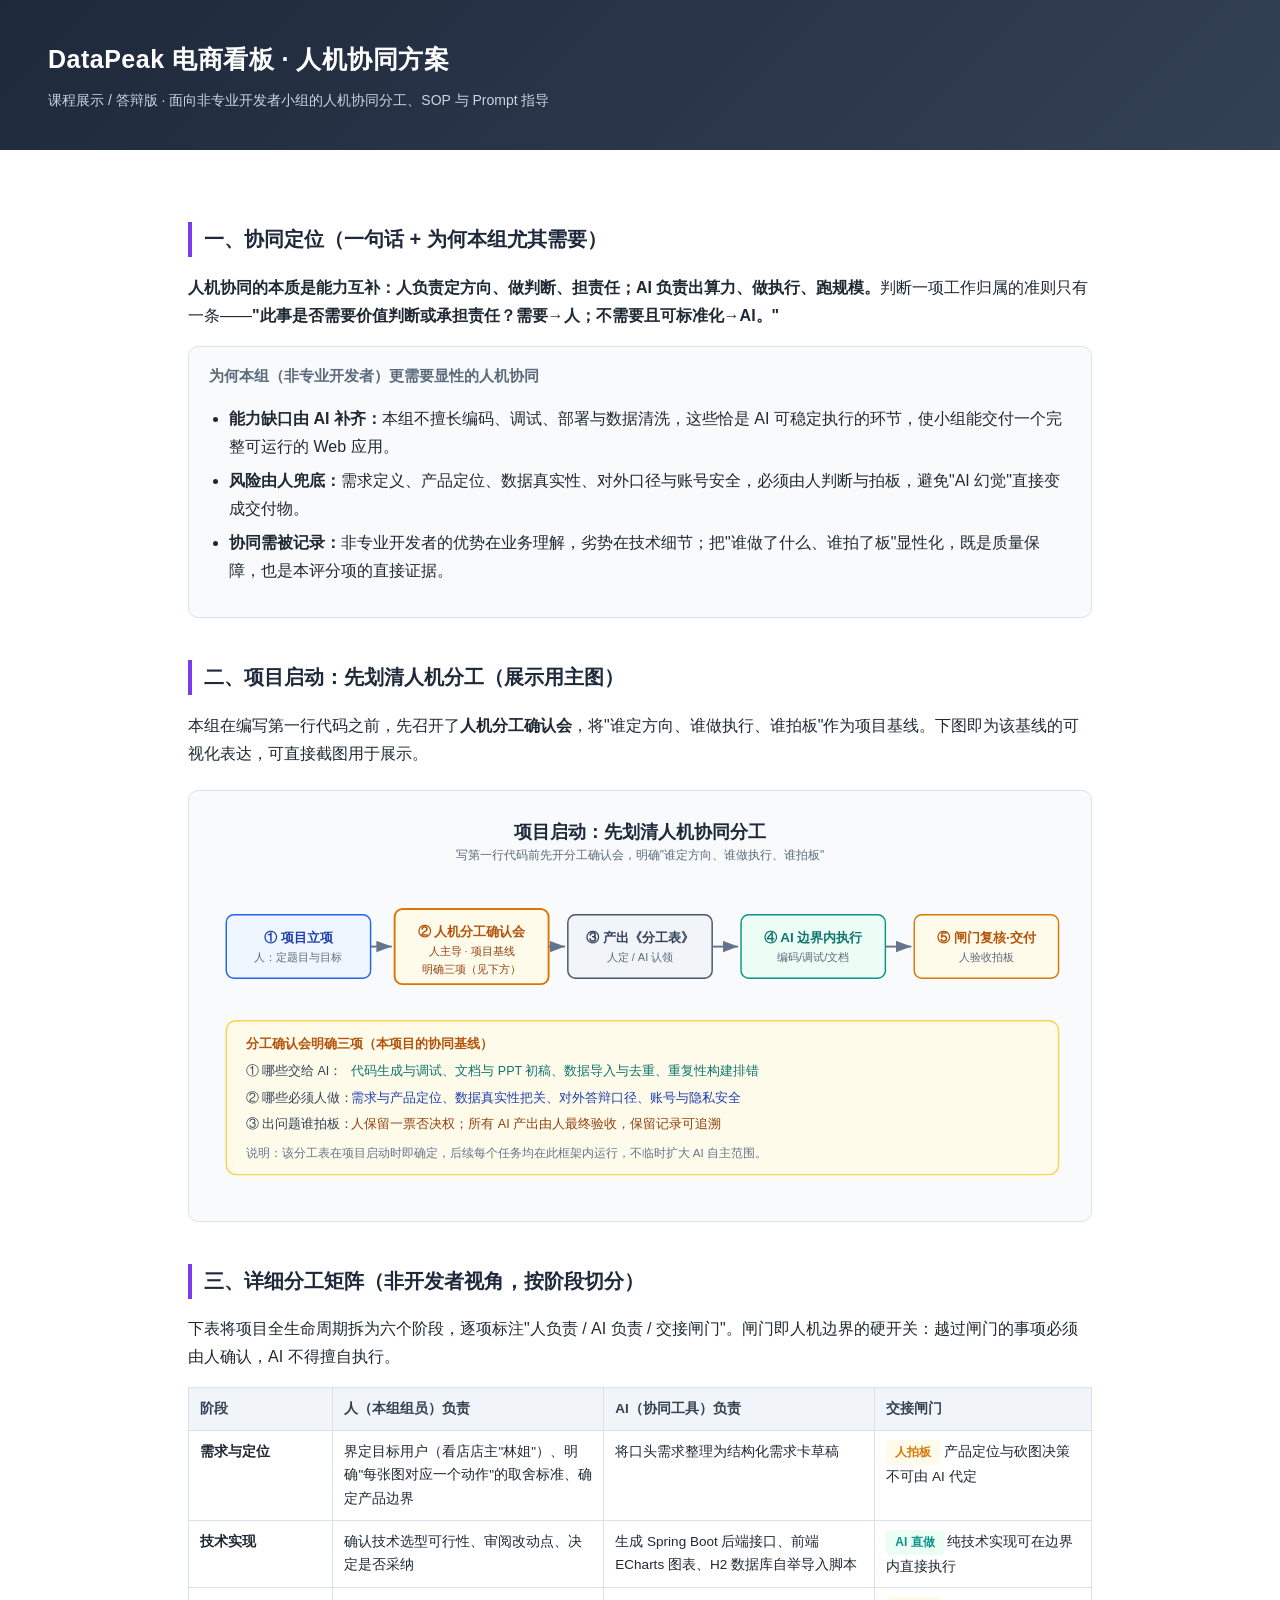
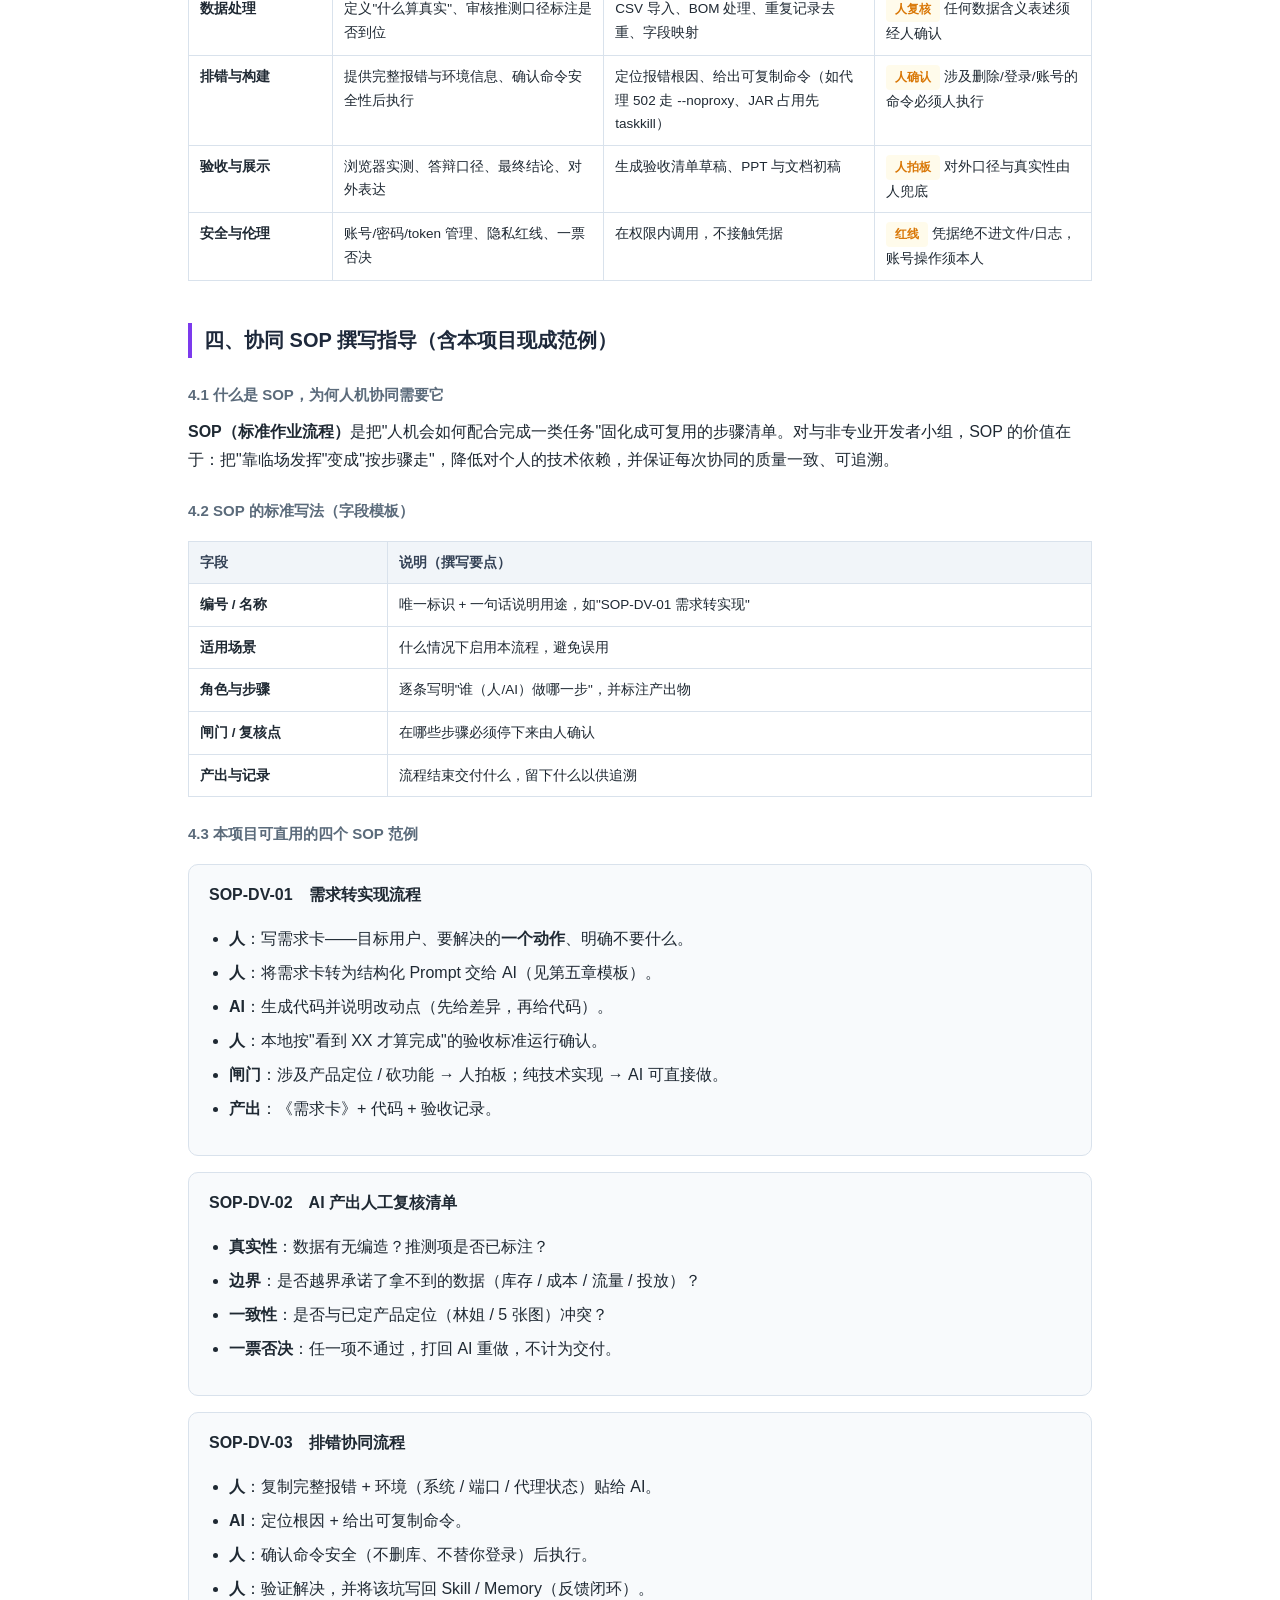
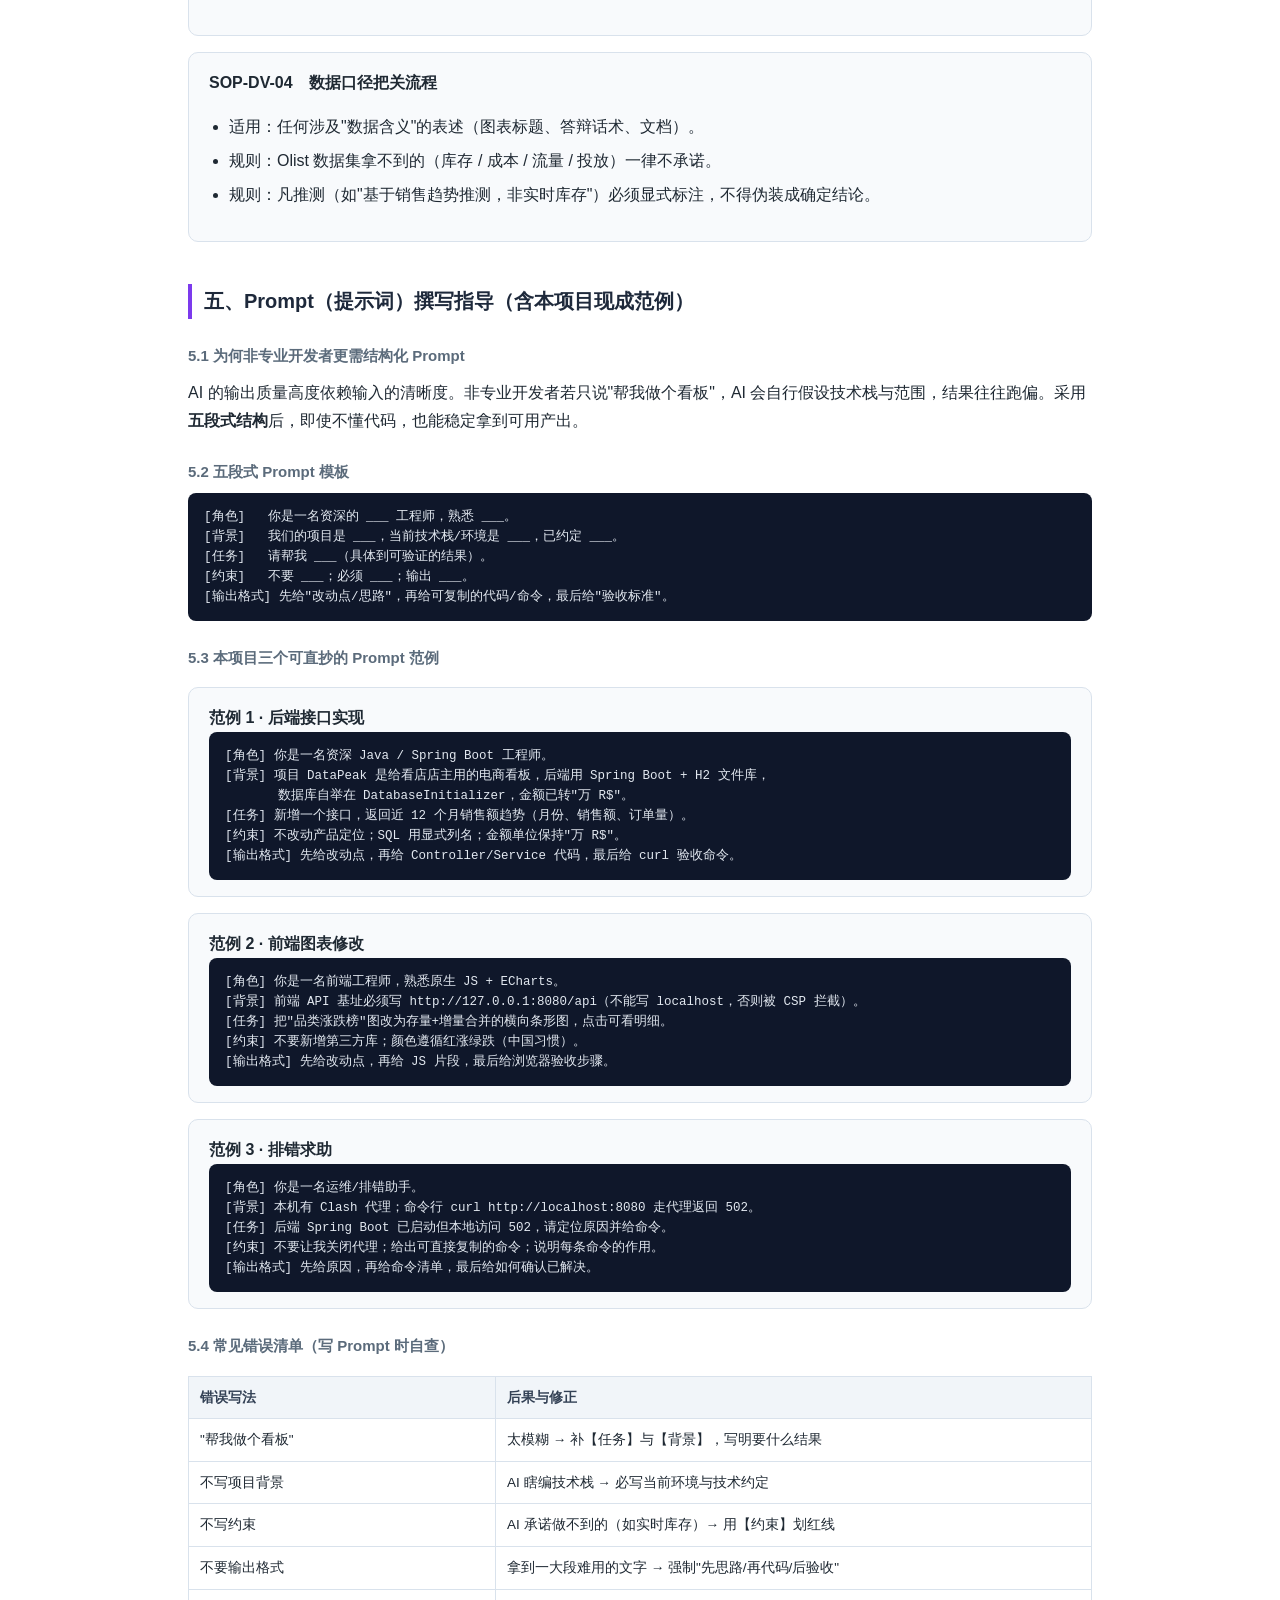
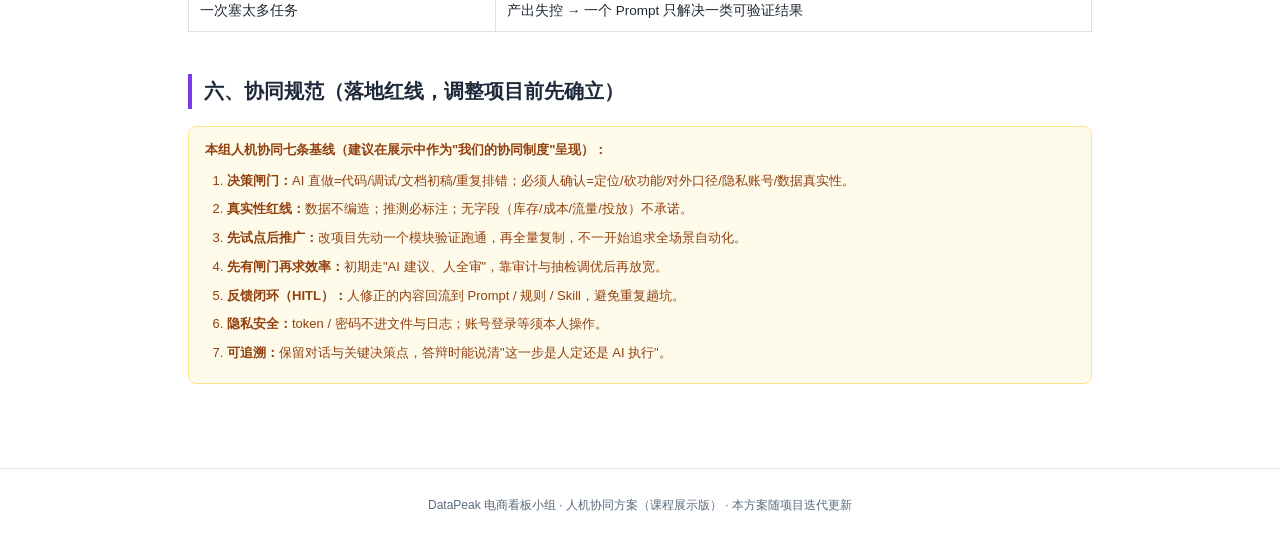
<file: 人机协同方案.html>
<!DOCTYPE html>
<html lang="zh-CN">
<head>
<meta charset="UTF-8">
<meta name="viewport" content="width=device-width, initial-scale=1.0">
<title>DataPeak 电商看板 · 人机协同方案（课程展示版）</title>
<style>
:root{
  --bg:#ffffff; --ink:#1f2933; --muted:#5b6b7b; --line:#d9e2ec;
  --human:#2563eb; --ai:#0d9488; --gate:#d97706; --accent:#7c3aed;
  --humanbg:#eff6ff; --aibg:#ecfdf5; --gatebg:#fffbeb; --soft:#f8fafc;
}
*{box-sizing:border-box;}
body{margin:0;font-family:"Segoe UI","Microsoft YaHei",sans-serif;color:var(--ink);background:var(--bg);line-height:1.75;}
header{padding:38px 48px;background:linear-gradient(135deg,#1e293b,#334155);color:#fff;}
header h1{margin:0 0 6px;font-size:25px;letter-spacing:.5px;}
header p{margin:0;color:#cbd5e1;font-size:14px;}
main{max-width:1000px;margin:0 auto;padding:30px 48px 70px;}
h2{font-size:20px;border-left:4px solid var(--accent);padding-left:12px;margin-top:42px;color:#1e293b;}
h3{font-size:15px;color:var(--muted);margin:24px 0 8px;font-weight:600;}
p{margin:10px 0;}
table{width:100%;border-collapse:collapse;margin:16px 0;font-size:13.5px;}
th,td{border:1px solid var(--line);padding:9px 11px;vertical-align:top;text-align:left;}
th{background:#f1f5f9;font-weight:600;color:#334155;}
.tag{display:inline-block;padding:2px 9px;border-radius:4px;font-size:12px;font-weight:600;white-space:nowrap;}
.tag.h{background:var(--humanbg);color:var(--human);}
.tag.a{background:var(--aibg);color:var(--ai);}
.tag.g{background:var(--gatebg);color:var(--gate);}
.card{border:1px solid var(--line);border-radius:10px;padding:16px 20px;margin:16px 0;background:var(--soft);}
.code{background:#0f172a;color:#e2e8f0;padding:14px 16px;border-radius:8px;font-family:"Consolas","Courier New",monospace;font-size:12.5px;white-space:pre-wrap;overflow:auto;line-height:1.6;}
.note{background:var(--gatebg);border:1px solid #fde68a;padding:12px 16px;border-radius:8px;font-size:13px;color:#92400e;margin:14px 0;}
.svgwrap{text-align:center;margin:22px 0;background:var(--soft);border:1px solid var(--line);border-radius:10px;padding:18px;}
footer{text-align:center;color:var(--muted);font-size:12px;padding:26px;border-top:1px solid var(--line);}
ul{padding-left:20px;} li{margin:6px 0;}
.col2{display:grid;grid-template-columns:1fr 1fr;gap:16px;}
@media(max-width:760px){.col2{grid-template-columns:1fr;}}
</style>
</head>
<body>

<header>
  <h1>DataPeak 电商看板 · 人机协同方案</h1>
  <p>课程展示 / 答辩版 · 面向非专业开发者小组的人机协同分工、SOP 与 Prompt 指导</p>
</header>

<main>

<h2>一、协同定位（一句话 + 为何本组尤其需要）</h2>
<p><b>人机协同的本质是能力互补：人负责定方向、做判断、担责任；AI 负责出算力、做执行、跑规模。</b>判断一项工作归属的准则只有一条——<b>"此事是否需要价值判断或承担责任？需要→人；不需要且可标准化→AI。"</b></p>
<div class="card">
  <h3 style="margin-top:0">为何本组（非专业开发者）更需要显性的人机协同</h3>
  <ul>
    <li><b>能力缺口由 AI 补齐：</b>本组不擅长编码、调试、部署与数据清洗，这些恰是 AI 可稳定执行的环节，使小组能交付一个完整可运行的 Web 应用。</li>
    <li><b>风险由人兜底：</b>需求定义、产品定位、数据真实性、对外口径与账号安全，必须由人判断与拍板，避免"AI 幻觉"直接变成交付物。</li>
    <li><b>协同需被记录：</b>非专业开发者的优势在业务理解，劣势在技术细节；把"谁做了什么、谁拍了板"显性化，既是质量保障，也是本评分项的直接证据。</li>
  </ul>
</div>

<h2>二、项目启动：先划清人机分工（展示用主图）</h2>
<p>本组在编写第一行代码之前，先召开了<b>人机分工确认会</b>，将"谁定方向、谁做执行、谁拍板"作为项目基线。下图即为该基线的可视化表达，可直接截图用于展示。</p>

<div class="svgwrap">
<svg viewBox="0 0 900 400" xmlns="http://www.w3.org/2000/svg" font-family="Segoe UI, Microsoft YaHei, sans-serif">
  <defs>
    <marker id="arr" markerWidth="10" markerHeight="10" refX="8" refY="3" orient="auto" markerUnits="strokeWidth">
      <path d="M0,0 L8,3 L0,6 Z" fill="#64748b"></path>
    </marker>
  </defs>

  <text x="450" y="30" text-anchor="middle" font-size="19" font-weight="700" fill="#1e293b">项目启动：先划清人机协同分工</text>
  <text x="450" y="52" text-anchor="middle" font-size="12.5" fill="#5b6b7b">写第一行代码前先开分工确认会，明确"谁定方向、谁做执行、谁拍板"</text>

  <!-- flow nodes -->
  <!-- n1 -->
  <rect x="20" y="110" width="150" height="66" rx="8" fill="#eff6ff" stroke="#2563eb" stroke-width="1.5"></rect>
  <text x="95" y="138" text-anchor="middle" font-size="14" font-weight="700" fill="#1e40af">① 项目立项</text>
  <text x="95" y="158" text-anchor="middle" font-size="11.5" fill="#5b6b7b">人：定题目与目标</text>

  <!-- n2 highlight -->
  <rect x="195" y="104" width="160" height="78" rx="8" fill="#fffbeb" stroke="#d97706" stroke-width="2"></rect>
  <text x="275" y="132" text-anchor="middle" font-size="14" font-weight="700" fill="#b45309">② 人机分工确认会</text>
  <text x="275" y="152" text-anchor="middle" font-size="11.5" fill="#92400e">人主导 · 项目基线</text>
  <text x="275" y="170" text-anchor="middle" font-size="11" fill="#92400e">明确三项（见下方）</text>

  <!-- n3 -->
  <rect x="375" y="110" width="150" height="66" rx="8" fill="#f1f5f9" stroke="#475569" stroke-width="1.5"></rect>
  <text x="450" y="138" text-anchor="middle" font-size="14" font-weight="700" fill="#334155">③ 产出《分工表》</text>
  <text x="450" y="158" text-anchor="middle" font-size="11.5" fill="#5b6b7b">人定 / AI 认领</text>

  <!-- n4 -->
  <rect x="555" y="110" width="150" height="66" rx="8" fill="#ecfdf5" stroke="#0d9488" stroke-width="1.5"></rect>
  <text x="630" y="138" text-anchor="middle" font-size="14" font-weight="700" fill="#0f766e">④ AI 边界内执行</text>
  <text x="630" y="158" text-anchor="middle" font-size="11.5" fill="#5b6b7b">编码/调试/文档</text>

  <!-- n5 -->
  <rect x="735" y="110" width="150" height="66" rx="8" fill="#fffbeb" stroke="#d97706" stroke-width="1.5"></rect>
  <text x="810" y="138" text-anchor="middle" font-size="14" font-weight="700" fill="#b45309">⑤ 闸门复核·交付</text>
  <text x="810" y="158" text-anchor="middle" font-size="11.5" fill="#5b6b7b">人验收拍板</text>

  <!-- arrows -->
  <line x1="170" y1="143" x2="192" y2="143" stroke="#64748b" stroke-width="2" marker-end="url(#arr)"></line>
  <line x1="355" y1="143" x2="372" y2="143" stroke="#64748b" stroke-width="2" marker-end="url(#arr)"></line>
  <line x1="525" y1="143" x2="552" y2="143" stroke="#64748b" stroke-width="2" marker-end="url(#arr)"></line>
  <line x1="705" y1="143" x2="732" y2="143" stroke="#64748b" stroke-width="2" marker-end="url(#arr)"></line>

  <!-- callout -->
  <rect x="20" y="220" width="865" height="160" rx="10" fill="#fffbeb" stroke="#fcd34d" stroke-width="1.5"></rect>
  <text x="40" y="248" font-size="14" font-weight="700" fill="#b45309">分工确认会明确三项（本项目的协同基线）</text>
  <text x="40" y="276" font-size="13" fill="#334155">① 哪些交给 AI：</text>
  <text x="150" y="276" font-size="13" fill="#0f766e">代码生成与调试、文档与 PPT 初稿、数据导入与去重、重复性构建排错</text>
  <text x="40" y="304" font-size="13" fill="#334155">② 哪些必须人做：</text>
  <text x="150" y="304" font-size="13" fill="#1e40af">需求与产品定位、数据真实性把关、对外答辩口径、账号与隐私安全</text>
  <text x="40" y="332" font-size="13" fill="#334155">③ 出问题谁拍板：</text>
  <text x="150" y="332" font-size="13" fill="#92400e">人保留一票否决权；所有 AI 产出由人最终验收，保留记录可追溯</text>
  <text x="40" y="362" font-size="12" fill="#64748b">说明：该分工表在项目启动时即确定，后续每个任务均在此框架内运行，不临时扩大 AI 自主范围。</text>
</svg>
</div>

<h2>三、详细分工矩阵（非开发者视角，按阶段切分）</h2>
<p>下表将项目全生命周期拆为六个阶段，逐项标注"人负责 / AI 负责 / 交接闸门"。闸门即人机边界的硬开关：越过闸门的事项必须由人确认，AI 不得擅自执行。</p>
<table>
  <thead>
    <tr><th style="width:16%">阶段</th><th style="width:30%">人（本组组员）负责</th><th style="width:30%">AI（协同工具）负责</th><th style="width:24%">交接闸门</th></tr>
  </thead>
  <tbody>
    <tr><td><b>需求与定位</b></td><td>界定目标用户（看店店主"林姐"）、明确"每张图对应一个动作"的取舍标准、确定产品边界</td><td>将口头需求整理为结构化需求卡草稿</td><td><span class="tag g">人拍板</span> 产品定位与砍图决策不可由 AI 代定</td></tr>
    <tr><td><b>技术实现</b></td><td>确认技术选型可行性、审阅改动点、决定是否采纳</td><td>生成 Spring Boot 后端接口、前端 ECharts 图表、H2 数据库自举导入脚本</td><td><span class="tag a">AI 直做</span> 纯技术实现可在边界内直接执行</td></tr>
    <tr><td><b>数据处理</b></td><td>定义"什么算真实"、审核推测口径标注是否到位</td><td>CSV 导入、BOM 处理、重复记录去重、字段映射</td><td><span class="tag g">人复核</span> 任何数据含义表述须经人确认</td></tr>
    <tr><td><b>排错与构建</b></td><td>提供完整报错与环境信息、确认命令安全性后执行</td><td>定位报错根因、给出可复制命令（如代理 502 走 --noproxy、JAR 占用先 taskkill）</td><td><span class="tag g">人确认</span> 涉及删除/登录/账号的命令必须人执行</td></tr>
    <tr><td><b>验收与展示</b></td><td>浏览器实测、答辩口径、最终结论、对外表达</td><td>生成验收清单草稿、PPT 与文档初稿</td><td><span class="tag g">人拍板</span> 对外口径与真实性由人兜底</td></tr>
    <tr><td><b>安全与伦理</b></td><td>账号/密码/token 管理、隐私红线、一票否决</td><td>在权限内调用，不接触凭据</td><td><span class="tag g">红线</span> 凭据绝不进文件/日志，账号操作须本人</td></tr>
  </tbody>
</table>

<h2>四、协同 SOP 撰写指导（含本项目现成范例）</h2>

<h3>4.1 什么是 SOP，为何人机协同需要它</h3>
<p><b>SOP（标准作业流程）</b>是把"人机会如何配合完成一类任务"固化成可复用的步骤清单。对与非专业开发者小组，SOP 的价值在于：把"靠临场发挥"变成"按步骤走"，降低对个人的技术依赖，并保证每次协同的质量一致、可追溯。</p>

<h3>4.2 SOP 的标准写法（字段模板）</h3>
<table>
  <thead><tr><th style="width:22%">字段</th><th>说明（撰写要点）</th></tr></thead>
  <tbody>
    <tr><td><b>编号 / 名称</b></td><td>唯一标识 + 一句话说明用途，如"SOP-DV-01 需求转实现"</td></tr>
    <tr><td><b>适用场景</b></td><td>什么情况下启用本流程，避免误用</td></tr>
    <tr><td><b>角色与步骤</b></td><td>逐条写明"谁（人/AI）做哪一步"，并标注产出物</td></tr>
    <tr><td><b>闸门 / 复核点</b></td><td>在哪些步骤必须停下来由人确认</td></tr>
    <tr><td><b>产出与记录</b></td><td>流程结束交付什么，留下什么以供追溯</td></tr>
  </tbody>
</table>

<h3>4.3 本项目可直用的四个 SOP 范例</h3>

<div class="card">
<b>SOP-DV-01　需求转实现流程</b>
<ul>
  <li><b>人</b>：写需求卡——目标用户、要解决的<b>一个动作</b>、明确不要什么。</li>
  <li><b>人</b>：将需求卡转为结构化 Prompt 交给 AI（见第五章模板）。</li>
  <li><b>AI</b>：生成代码并说明改动点（先给差异，再给代码）。</li>
  <li><b>人</b>：本地按"看到 XX 才算完成"的验收标准运行确认。</li>
  <li><b>闸门</b>：涉及产品定位 / 砍功能 → 人拍板；纯技术实现 → AI 可直接做。</li>
  <li><b>产出</b>：《需求卡》+ 代码 + 验收记录。</li>
</ul>
</div>

<div class="card">
<b>SOP-DV-02　AI 产出人工复核清单</b>
<ul>
  <li><b>真实性</b>：数据有无编造？推测项是否已标注？</li>
  <li><b>边界</b>：是否越界承诺了拿不到的数据（库存 / 成本 / 流量 / 投放）？</li>
  <li><b>一致性</b>：是否与已定产品定位（林姐 / 5 张图）冲突？</li>
  <li><b>一票否决</b>：任一项不通过，打回 AI 重做，不计为交付。</li>
</ul>
</div>

<div class="card">
<b>SOP-DV-03　排错协同流程</b>
<ul>
  <li><b>人</b>：复制完整报错 + 环境（系统 / 端口 / 代理状态）贴给 AI。</li>
  <li><b>AI</b>：定位根因 + 给出可复制命令。</li>
  <li><b>人</b>：确认命令安全（不删库、不替你登录）后执行。</li>
  <li><b>人</b>：验证解决，并将该坑写回 Skill / Memory（反馈闭环）。</li>
</ul>
</div>

<div class="card">
<b>SOP-DV-04　数据口径把关流程</b>
<ul>
  <li>适用：任何涉及"数据含义"的表述（图表标题、答辩话术、文档）。</li>
  <li>规则：Olist 数据集拿不到的（库存 / 成本 / 流量 / 投放）一律不承诺。</li>
  <li>规则：凡推测（如"基于销售趋势推测，非实时库存"）必须显式标注，不得伪装成确定结论。</li>
</ul>
</div>

<h2>五、Prompt（提示词）撰写指导（含本项目现成范例）</h2>

<h3>5.1 为何非专业开发者更需结构化 Prompt</h3>
<p>AI 的输出质量高度依赖输入的清晰度。非专业开发者若只说"帮我做个看板"，AI 会自行假设技术栈与范围，结果往往跑偏。采用<b>五段式结构</b>后，即使不懂代码，也能稳定拿到可用产出。</p>

<h3>5.2 五段式 Prompt 模板</h3>
<div class="code">[角色]   你是一名资深的 ___ 工程师，熟悉 ___。
[背景]   我们的项目是 ___，当前技术栈/环境是 ___，已约定 ___。
[任务]   请帮我 ___（具体到可验证的结果）。
[约束]   不要 ___；必须 ___；输出 ___。
[输出格式] 先给"改动点/思路"，再给可复制的代码/命令，最后给"验收标准"。</div>

<h3>5.3 本项目三个可直抄的 Prompt 范例</h3>

<div class="card">
<b>范例 1 · 后端接口实现</b>
<div class="code">[角色] 你是一名资深 Java / Spring Boot 工程师。
[背景] 项目 DataPeak 是给看店店主用的电商看板，后端用 Spring Boot + H2 文件库，
       数据库自举在 DatabaseInitializer，金额已转"万 R$"。
[任务] 新增一个接口，返回近 12 个月销售额趋势（月份、销售额、订单量）。
[约束] 不改动产品定位；SQL 用显式列名；金额单位保持"万 R$"。
[输出格式] 先给改动点，再给 Controller/Service 代码，最后给 curl 验收命令。</div>
</div>

<div class="card">
<b>范例 2 · 前端图表修改</b>
<div class="code">[角色] 你是一名前端工程师，熟悉原生 JS + ECharts。
[背景] 前端 API 基址必须写 http://127.0.0.1:8080/api（不能写 localhost，否则被 CSP 拦截）。
[任务] 把"品类涨跌榜"图改为存量+增量合并的横向条形图，点击可看明细。
[约束] 不要新增第三方库；颜色遵循红涨绿跌（中国习惯）。
[输出格式] 先给改动点，再给 JS 片段，最后给浏览器验收步骤。</div>
</div>

<div class="card">
<b>范例 3 · 排错求助</b>
<div class="code">[角色] 你是一名运维/排错助手。
[背景] 本机有 Clash 代理；命令行 curl http://localhost:8080 走代理返回 502。
[任务] 后端 Spring Boot 已启动但本地访问 502，请定位原因并给命令。
[约束] 不要让我关闭代理；给出可直接复制的命令；说明每条命令的作用。
[输出格式] 先给原因，再给命令清单，最后给如何确认已解决。</div>
</div>

<h3>5.4 常见错误清单（写 Prompt 时自查）</h3>
<table>
  <thead><tr><th style="width:34%">错误写法</th><th>后果与修正</th></tr></thead>
  <tbody>
    <tr><td>"帮我做个看板"</td><td>太模糊 → 补【任务】与【背景】，写明要什么结果</td></tr>
    <tr><td>不写项目背景</td><td>AI 瞎编技术栈 → 必写当前环境与技术约定</td></tr>
    <tr><td>不写约束</td><td>AI 承诺做不到的（如实时库存）→ 用【约束】划红线</td></tr>
    <tr><td>不要输出格式</td><td>拿到一大段难用的文字 → 强制"先思路/再代码/后验收"</td></tr>
    <tr><td>一次塞太多任务</td><td>产出失控 → 一个 Prompt 只解决一类可验证结果</td></tr>
  </tbody>
</table>

<h2>六、协同规范（落地红线，调整项目前先确立）</h2>
<div class="note">
<b>本组人机协同七条基线（建议在展示中作为"我们的协同制度"呈现）：</b>
<ol style="margin:8px 0 0;padding-left:22px;">
  <li><b>决策闸门：</b>AI 直做=代码/调试/文档初稿/重复排错；必须人确认=定位/砍功能/对外口径/隐私账号/数据真实性。</li>
  <li><b>真实性红线：</b>数据不编造；推测必标注；无字段（库存/成本/流量/投放）不承诺。</li>
  <li><b>先试点后推广：</b>改项目先动一个模块验证跑通，再全量复制，不一开始追求全场景自动化。</li>
  <li><b>先有闸门再求效率：</b>初期走"AI 建议、人全审"，靠审计与抽检调优后再放宽。</li>
  <li><b>反馈闭环（HITL）：</b>人修正的内容回流到 Prompt / 规则 / Skill，避免重复趟坑。</li>
  <li><b>隐私安全：</b>token / 密码不进文件与日志；账号登录等须本人操作。</li>
  <li><b>可追溯：</b>保留对话与关键决策点，答辩时能说清"这一步是人定还是 AI 执行"。</li>
</ol>
</div>

</main>

<footer>
  DataPeak 电商看板小组 · 人机协同方案（课程展示版） · 本方案随项目迭代更新
</footer>

</body>
</html>
</file>
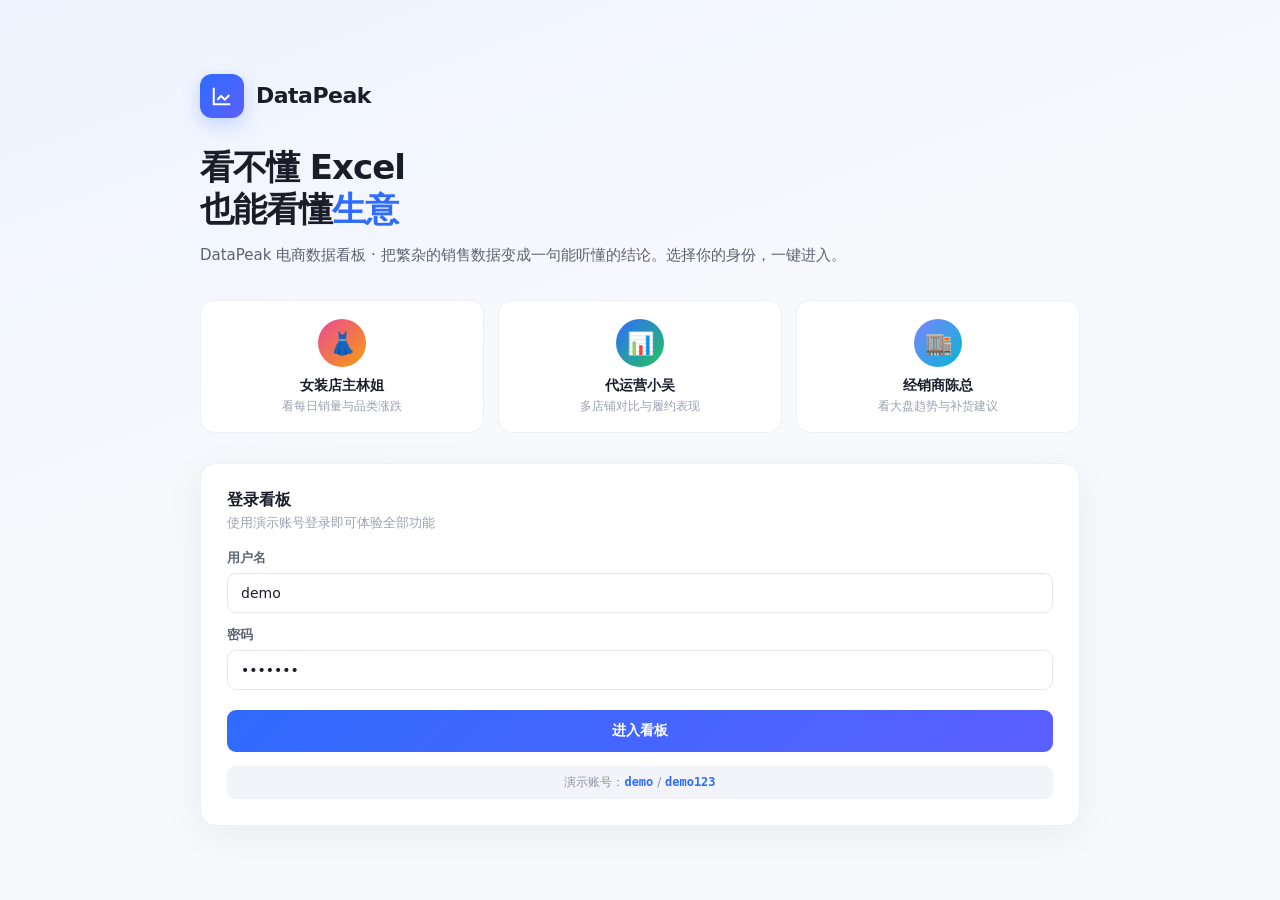
<file: dashboard/welcome.html>
<!DOCTYPE html>
<html lang="zh-CN">
<head>
<meta charset="UTF-8">
<meta name="viewport" content="width=device-width, initial-scale=1.0">
<title>DataPeak · 看不懂 Excel 也能看懂生意</title>
<link rel="stylesheet" href="assets/theme.css">
<style>
  * { margin: 0; padding: 0; box-sizing: border-box; }
  body {
    font-family: var(--font);
    background: linear-gradient(160deg, #EEF3FF 0%, #F7F9FC 45%, #F7F9FC 100%);
    color: #1A1D29;
    min-height: 100vh;
    display: flex;
    align-items: center;
    justify-content: center;
    padding: 24px;
    -webkit-font-smoothing: antialiased;
  }
  .wrap { width: 100%; max-width: 880px; }
  .brand { display: flex; align-items: center; gap: 12px; margin-bottom: 28px; }
  .brand-mark {
    width: 44px; height: 44px; border-radius: 12px;
    background: linear-gradient(135deg, #2F6BFF 0%, #5B5FFF 100%);
    display: flex; align-items: center; justify-content: center;
    box-shadow: 0 6px 18px rgba(47,107,255,.25);
  }
  .brand-mark svg { width: 22px; height: 22px; stroke: #fff; fill: none; stroke-width: 2.2; }
  .brand-name { font-size: 22px; font-weight: 800; letter-spacing: -.5px; }
  .hero { margin-bottom: 32px; }
  .hero h1 { font-size: 34px; font-weight: 800; letter-spacing: -1px; line-height: 1.25; }
  .hero h1 .hl { color: var(--c-primary); }
  .hero p { margin-top: 12px; font-size: 15px; color: #5B6272; line-height: 1.7; }

  .quick-grid { display: grid; grid-template-columns: repeat(3, 1fr); gap: 14px; margin-bottom: 30px; }
  .quick-card {
    background: #fff; border: 1px solid #EEF0F5; border-radius: 14px; padding: 18px;
    text-align: center; cursor: pointer; transition: all .18s;
  }
  .quick-card:hover { border-color: #2F6BFF; box-shadow: 0 8px 24px rgba(47,107,255,.12); transform: translateY(-2px); }
  .quick-avatar {
    width: 48px; height: 48px; border-radius: 50%; margin: 0 auto 10px;
    display: flex; align-items: center; justify-content: center;
    font-size: 22px; color: #fff;
  }
  .quick-role { font-size: 13.5px; font-weight: 700; }
  .quick-desc { font-size: 11.5px; color: #9AA1B2; margin-top: 4px; }

  .login-card {
    background: #fff; border: 1px solid #EEF0F5; border-radius: 16px; padding: 26px;
    box-shadow: 0 10px 40px rgba(26,29,41,.06);
  }
  .login-card h2 { font-size: 16px; font-weight: 700; margin-bottom: 4px; }
  .login-card .sub { font-size: 12.5px; color: #9AA1B2; margin-bottom: 18px; }
  .field { margin-bottom: 14px; }
  .field label { display: block; font-size: 12.5px; font-weight: 600; color: #5B6272; margin-bottom: 6px; }
  .field input {
    width: 100%; padding: 11px 13px; border: 1px solid #E4E7EF; border-radius: 9px;
    font-size: 14px; font-family: inherit; outline: none; transition: all .15s; color: #1A1D29;
  }
  .field input:focus { border-color: #2F6BFF; box-shadow: 0 0 0 3px rgba(47,107,255,.12); }
  .login-btn {
    width: 100%; margin-top: 6px; padding: 12px; border: none; border-radius: 9px;
    background: linear-gradient(135deg, #2F6BFF, #5B5FFF); color: #fff;
    font-size: 14px; font-weight: 700; cursor: pointer; transition: all .2s; font-family: inherit;
  }
  .login-btn:hover { box-shadow: 0 6px 18px rgba(47,107,255,.3); }
  .hint {
    margin-top: 14px; font-size: 12px; color: #8A90A2; text-align: center;
    background: #F3F4F9; border-radius: 8px; padding: 8px;
  }
  .hint code { color: var(--c-primary); font-weight: 700; }

  /* Toast（与 auth.js#showToast 配合） */
  .toast {
    position: fixed; bottom: 24px; right: 24px; padding: 12px 20px;
    background: #1A1D29; color: #fff; border-radius: 8px; font-size: 13px;
    z-index: 9999; display: none; align-items: center; gap: 8px;
    box-shadow: 0 4px 16px rgba(0,0,0,.15);
  }
  .toast.show { display: flex; }
  .toast.success { background: #16A34A; }
  .toast.error { background: #DC2626; }

  @media (max-width: 700px) {
    .quick-grid { grid-template-columns: 1fr; }
    .hero h1 { font-size: 26px; }
  }
</style>
</head>
<body>
  <div class="wrap">
    <div class="brand">
      <div class="brand-mark"><svg viewBox="0 0 24 24"><path d="M3 3v18h18"/><path d="M7 16l4-4 4 4 5-5"/></svg></div>
      <div class="brand-name">DataPeak</div>
    </div>

    <div class="hero">
      <h1>看不懂 Excel<br>也能看懂<span class="hl">生意</span></h1>
      <p>DataPeak 电商数据看板 · 把繁杂的销售数据变成一句能听懂的结论。选择你的身份，一键进入。</p>
    </div>

    <!-- 三类用户一键进入 -->
    <div class="quick-grid">
      <div class="quick-card quick-login" data-user="女装店主林姐">
        <div class="quick-avatar" style="background:linear-gradient(135deg,#EC4899,#F59E0B)">👗</div>
        <div class="quick-role">女装店主林姐</div>
        <div class="quick-desc">看每日销量与品类涨跌</div>
      </div>
      <div class="quick-card quick-login" data-user="代运营小吴">
        <div class="quick-avatar" style="background:linear-gradient(135deg,#2F6BFF,#22C55E)">📊</div>
        <div class="quick-role">代运营小吴</div>
        <div class="quick-desc">多店铺对比与履约表现</div>
      </div>
      <div class="quick-card quick-login" data-user="经销商陈总">
        <div class="quick-avatar" style="background:linear-gradient(135deg,#7C84FF,#06B6D4)">🏬</div>
        <div class="quick-role">经销商陈总</div>
        <div class="quick-desc">看大盘趋势与补货建议</div>
      </div>
    </div>

    <!-- 登录表单 -->
    <div class="login-card">
      <h2>登录看板</h2>
      <div class="sub">使用演示账号登录即可体验全部功能</div>
      <form id="loginForm" autocomplete="off">
        <div class="field">
          <label for="username">用户名</label>
          <input type="text" id="username" placeholder="请输入用户名" value="demo">
        </div>
        <div class="field">
          <label for="password">密码</label>
          <input type="password" id="password" placeholder="请输入密码" value="demo123">
        </div>
        <button type="submit" class="login-btn">进入看板</button>
      </form>
      <div class="hint">演示账号：<code>demo</code> / <code>demo123</code></div>
    </div>
  </div>

  <div class="toast" id="toast"></div>

  <!-- 鉴权与请求封装 -->
  <script src="assets/auth.js"></script>
  <script>
    // 演示账号（三类用户均映射到同一演示账号，后端仅 demo/admin 两账号）
    var DEMO = { username: 'demo', password: 'demo123' };

    /**
     * 执行登录：POST /auth/login，成功后存 token 与展示名并跳转看板。
     */
    function doLogin(user, pass) {
      if (!user || !pass) {
        showToast('请输入用户名和密码', 'error');
        return;
      }
      apiFetch('/auth/login', { method: 'POST', body: { username: user, password: pass } })
        .then(function (r) {
          setToken(r.token);
          sessionStorage.setItem('dp_user', r.displayName || user);
          location.href = 'index.html';
        })
        .catch(function () {
          showToast('用户名或密码错误（演示账号 demo / demo123）', 'error');
        });
    }

    // 三类用户一键进入：填入演示账号并提交
    document.querySelectorAll('.quick-login').forEach(function (card) {
      card.addEventListener('click', function () {
        document.getElementById('username').value = DEMO.username;
        document.getElementById('password').value = DEMO.password;
        doLogin(DEMO.username, DEMO.password);
      });
    });

    // 登录表单提交
    document.getElementById('loginForm').addEventListener('submit', function (e) {
      e.preventDefault();
      var u = document.getElementById('username').value.trim();
      var p = document.getElementById('password').value;
      doLogin(u, p);
    });
  </script>
</body>
</html>
</file>
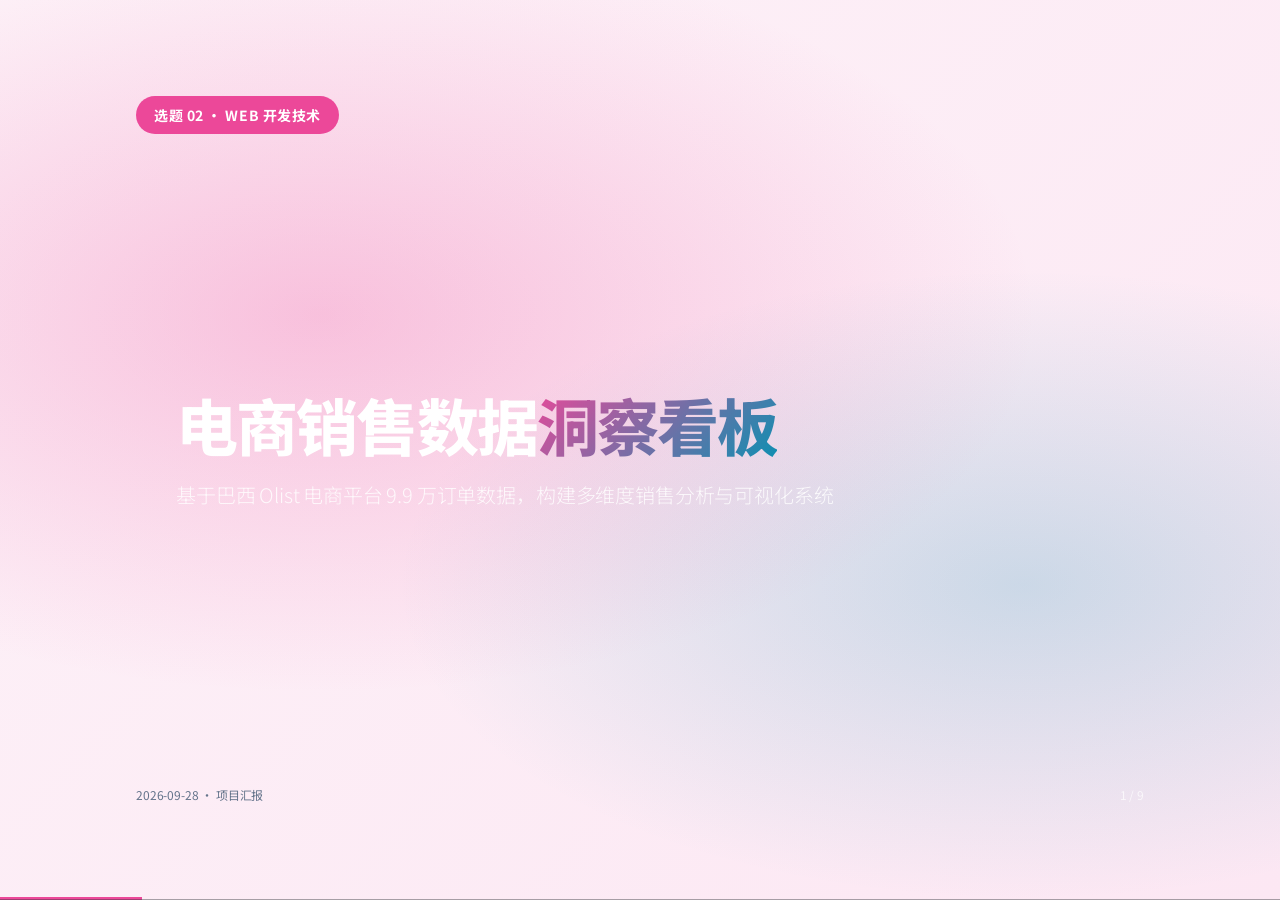
<file: ecommerce-dashboard/ecommerce-dashboard.html>
<!-- Generated by Trae Work -->
<!DOCTYPE html>
<html lang="zh-CN" data-theme="fuchsia-cyan">
<head>
<meta charset="utf-8"><meta name="viewport" content="width=device-width,initial-scale=1">
<meta name="x-content-type" content="presentation" />
<meta name="x-presentation-version" content="1.0" />
<meta name="x-presentation-indicator" content="deck-stage .slide" />
<title>电商销售数据洞察看板 · 项目汇报</title>
<link rel="stylesheet" href="./_shared/fonts.css">
<link rel="stylesheet" href="./_shared/base.css">
<link id="theme-link" rel="stylesheet" href="./_shared/themes/fuchsia-cyan.css">
<link rel="stylesheet" href="./_shared/animations/animations.css">
<link rel="stylesheet" href="./_shared/decorations.css">
<style>
  /* ---- Cover ---- */
  .cover-bg{position:absolute;inset:0;overflow:hidden;z-index:0}
  .cover-bg .placeholder{width:100%;height:100%;background:
    radial-gradient(80% 60% at 25% 35%,rgba(236,72,153,.28),transparent 70%),
    radial-gradient(70% 50% at 80% 65%,rgba(8,145,178,.2),transparent 70%),
    linear-gradient(135deg,#FDF2F8,#FCE7F3)}
  .cover-content{position:relative;z-index:2;height:100%;display:flex;flex-direction:column;justify-content:center;padding:56px 80px}
  .cover-content .h1{font-size:62px;font-weight:800;line-height:1.1;letter-spacing:-.03em;margin:0}
  .cover-content .lede{font-size:20px;margin:20px 0 0;max-width:60ch}
  .cover-badge{display:inline-flex;align-items:center;gap:8px;padding:8px 18px;border-radius:999px;background:var(--accent);color:#fff;font-size:14px;font-weight:700;letter-spacing:.04em}
  /* ---- KPI override ---- */
  .kpi-num{font-size:52px;font-weight:800;font-family:var(--font-display)}
  /* ---- Macaron override for pink theme ---- */
  .macaron-card.soft-pink{background:#FCE7F3;border:1px solid rgba(236,72,153,.15)}
  .macaron-card.soft-cyan{background:#ECFEFF;border:1px solid rgba(8,145,178,.15)}
  .macaron-card.soft-purple{background:#F3E8FF;border:1px solid rgba(168,85,247,.15)}
  .macaron-card.soft-green{background:#ECFDF5;border:1px solid rgba(16,185,129,.15)}
  .macaron-card.soft-orange{background:#FFF7ED;border:1px solid rgba(249,115,22,.15)}
  .macaron-card .func-id{display:inline-block;font-size:11px;font-weight:700;padding:2px 8px;border-radius:6px;background:var(--accent);color:#fff;margin-bottom:6px}
  /* ---- Highlight cards ---- */
  .hl-grid{display:grid;grid-template-columns:repeat(auto-fit,minmax(340px,1fr));gap:20px;margin-top:28px}
  .hl-card{border-radius:var(--radius);padding:30px 28px;position:relative;overflow:hidden;background:var(--surface);border:1px solid var(--border);box-shadow:var(--shadow)}
  .hl-card::before{content:'';position:absolute;top:0;left:0;width:4px;height:100%;background:var(--grad)}
  .hl-card .icon{font-size:40px;margin-bottom:12px;display:block}
  .hl-card h3{margin:0 0 8px;font-size:19px;font-weight:700;color:var(--text-1)}
  .hl-card p{margin:0;font-size:14px;line-height:1.6;color:var(--text-2)}
  /* ---- Field mapping table ---- */
  .fm-table{width:100%;border-collapse:collapse;margin-top:18px;font-size:13px}
  .fm-table th{background:var(--surface-2);padding:10px 14px;text-align:left;font-weight:700;color:var(--text-1);border-bottom:2px solid var(--accent)}
  .fm-table td{padding:8px 14px;border-bottom:1px solid var(--border)}
  .fm-table tr:hover td{background:var(--bg-soft)}
  .fm-tag{display:inline-block;padding:2px 8px;border-radius:4px;font-size:11px;font-weight:600}
  .fm-tag.direct{background:#FCE7F3;color:#831843}
  .fm-tag.derived{background:#ECFEFF;color:#0891B2}
  /* ---- Step override ---- */
  .step .num{background:var(--grad);color:#fff}
  /* ---- AI flow ---- */
  .ai-flow{display:flex;align-items:stretch;gap:0;margin-top:30px}
  .ai-step{flex:1;padding:24px 22px;border-radius:var(--radius);background:var(--surface);border:1px solid var(--border);position:relative}
  .ai-step + .ai-step{margin-left:12px}
  .ai-step .ai-num{width:36px;height:36px;border-radius:50%;background:var(--grad);color:#fff;display:flex;align-items:center;justify-content:center;font-weight:800;font-size:15px;margin-bottom:14px}
  .ai-step h4{margin:0 0 6px;font-size:16px}
  .ai-step p{margin:0;font-size:13px;color:var(--text-2);line-height:1.5}
  .ai-arrow{display:flex;align-items:center;color:var(--accent);font-size:24px;margin:0 -6px;z-index:2}
  /* ---- Section divider ---- */
  .divider{height:100%;display:flex;flex-direction:column;justify-content:center;padding:56px 80px}
  .divider .h1{font-size:80px;font-weight:800;line-height:1.05;letter-spacing:-.04em}
</style>
</head>
<body data-themes="fuchsia-cyan,soft-pastel,aurora" data-theme-base="./_shared/themes/">
<deck-stage width="1920" height="1080">

  <!-- 1. Cover -->
  <section class="slide active deco-soft-gradient" data-deck-label="封面">
    <div class="cover-bg"><div class="placeholder"></div></div>
    <div class="cover-content">
      <div class="deck-header"><span class="cover-badge">选题 02 · Web 开发技术</span></div>
      <div class="anim-stagger-list" style="margin-top:auto;margin-bottom:auto">
        <h1 class="h1 anim-fade-up" data-anim="fade-up">
          电商销售数据<span class="gradient-text">洞察看板</span>
        </h1>
        <p class="lede">基于巴西 Olist 电商平台 9.9 万订单数据，构建多维度销售分析与可视化系统</p>
      </div>
      <div class="deck-footer"><span class="dim2">2026-09-28 · 项目汇报</span><span class="slide-number" data-current="1" data-total="9"></span></div>
    </div>
    <div class="notes">大家好，我们选的是选题2——电商销售数据洞察看板。我们使用的是Kaggle上的Olist巴西电商数据集，有将近10万条订单数据，我们会做一个多维度分析的可视化看板。</div>
  </section>

  <!-- 2. TOC -->
  <section class="slide" data-deck-label="目录">
    <p class="eyebrow">Contents · 汇报内容</p>
    <h2 class="h2">今天讲什么</h2>
    <div class="grid g2 mt-l anim-stagger-list" data-anim-target>
      <div class="card"><div class="row"><div class="h3 dim2" style="width:56px">01</div><div><h4>数据从哪来</h4><p class="dim">Kaggle Olist 数据集，9 张表 9.9 万订单</p></div></div></div>
      <div class="card"><div class="row"><div class="h3 dim2" style="width:56px">02</div><div><h4>数据核心数字</h4><p class="dim">订单量、品类、用户、支付等关键指标</p></div></div></div>
      <div class="card"><div class="row"><div class="h3 dim2" style="width:56px">03</div><div><h4>看板功能设计</h4><p class="dim">F1–F8 八大功能模块</p></div></div></div>
      <div class="card"><div class="row"><div class="h3 dim2" style="width:56px">04</div><div><h4>给谁看 &amp; 项目期望</h4><p class="dim">目标受众与验收等级目标</p></div></div></div>
      <div class="card"><div class="row"><div class="h3 dim2" style="width:56px">05</div><div><h4>项目亮点</h4><p class="dim">真实数据、多表关联、字段映射</p></div></div></div>
      <div class="card" style="grid-column:span 2"><div class="row"><div class="h3 dim2" style="width:56px">06</div><div><h4>与人工智能协同程度</h4><p class="dim">AI 辅助全流程，人在每个环节把关验证</p></div></div></div>
    </div>
    <div class="deck-footer"><span class="dim2">选题 02</span><span>目录</span></div>
    <div class="notes">今天的汇报分六块：数据来源、核心数字、看板功能、给谁看和期望、项目亮点、AI协同程度。</div>
  </section>

  <!-- 3. 数据来源 -->
  <section class="slide" data-deck-label="数据来源">
    <p class="kicker">Data Source · 数据来源</p>
    <h2 class="h2">数据从哪来</h2>
    <div class="grid g3 mt-l anim-stagger-list" data-anim-target>
      <div class="card" style="border-left:4px solid var(--accent)">
        <h3 style="color:var(--accent)">来源</h3>
        <p class="dim" style="margin:8px 0 12px">Kaggle 公开数据集</p>
        <p style="font-size:15px;line-height:1.6">巴西最大电商平台 <b>Olist</b> 的真实交易数据，由 Olist 官方在 Kaggle 开放，属于学术界和工业界广泛使用的经典电商分析数据集。</p>
      </div>
      <div class="card" style="border-left:4px solid var(--accent-2)">
        <h3 style="color:var(--accent-2)">规模</h3>
        <p class="dim" style="margin:8px 0 12px">9 张 CSV · 约 120MB</p>
        <p style="font-size:15px;line-height:1.6"><b>99,441</b> 笔订单 · <b>112,650</b> 条商品明细 · <b>32,951</b> 个商品 · <b>74</b> 个品类 · 覆盖巴西 <b>27</b> 个州 <b>4,000+</b> 座城市 · 时间跨度 <b>2016.09–2018.10</b></p>
      </div>
      <div class="card" style="border-left:4px solid var(--accent-3)">
        <h3 style="color:var(--accent-3)">合规</h3>
        <p class="dim" style="margin:8px 0 12px">公开 · 可商用</p>
        <p style="font-size:15px;line-height:1.6">数据集遵循 Kaggle 开放许可，已脱敏处理，不含真实个人信息。可直接导入 MySQL 数据库使用，满足选题要求中「数据须导入数据库、不可直接读取静态文件」的技术考核点。</p>
      </div>
    </div>
    <p class="dim mt-l" style="font-size:13px">数据集地址：kaggle.com/datasets/olistbr/brazilian-ecommerce · 文件存储于项目 archive/ 目录</p>
    <div class="deck-footer"><span class="dim2">选题 02</span><span>数据来源</span></div>
    <div class="notes">我们的数据来自Kaggle上的Olist巴西电商数据集，这是Olist官方开放的真实交易数据。共9张表，近10万条订单，覆盖74个品类、27个州。数据已脱敏，遵循Kaggle开放许可，可以直接导入MySQL使用。</div>
  </section>

  <!-- 4. KPI Grid -->
  <section class="slide" data-deck-label="核心数字">
    <p class="kicker">Metrics · 核心数字</p>
    <h2 class="h2">数据集一览</h2>
    <div class="grid g4 mt-l anim-stagger-list" data-anim-target>
      <div class="card"><p class="eyebrow">总订单数</p><div class="kpi-num"><span class="counter" data-to="99441">0</span></div><p class="dim" style="color:var(--good)">97% 已完成配送</p></div>
      <div class="card"><p class="eyebrow">总销售额</p><div class="kpi-num">R$ <span class="counter" data-to="1359">0</span>万</div><p class="dim">巴西雷亚尔 · 约 ¥1,800万</p></div>
      <div class="card"><p class="eyebrow">商品品类</p><div class="kpi-num"><span class="counter" data-to="74">0</span></div><p class="dim">bed_bath_table · sports · furniture 等</p></div>
      <div class="card"><p class="eyebrow">覆盖城市</p><div class="kpi-num"><span class="counter" data-to="4000">0</span>+</div><p class="dim">巴西 27 个州</p></div>
    </div>
    <div class="grid g4 mt-m anim-stagger-list" data-anim-target>
      <div class="card"><p class="eyebrow">订单明细</p><div class="kpi-num"><span class="counter" data-to="112650">0</span></div><p class="dim">每行含商品、单价、运费</p></div>
      <div class="card"><p class="eyebrow">唯一客户</p><div class="kpi-num"><span class="counter" data-to="96096">0</span></div><p class="dim">约 3% 为复购客户</p></div>
      <div class="card"><p class="eyebrow">信用卡支付</p><div class="kpi-num"><span class="counter" data-to="74">0</span>%</div><p class="dim">boleto(19%) · voucher(5.5%)</p></div>
      <div class="card"><p class="eyebrow">平均单价</p><div class="kpi-num">R$ <span class="counter" data-to="121">0</span></div><p class="dim">约 ¥160 · 含运费另计</p></div>
    </div>
    <div class="deck-footer"><span class="dim2">选题 02</span><span>核心数字</span></div>
    <div class="notes">这一页是数据集的核心数字。近10万订单，总销售额约1359万雷亚尔，约合1800万人民币。74个品类，覆盖巴西4000多座城市。信用卡支付占74%，复购率约3%。</div>
  </section>

  <!-- 5. 看板功能 -->
  <section class="slide" data-deck-label="看板功能">
    <p class="kicker">Dashboard · 看板功能</p>
    <h2 class="h2">看板有哪些内容</h2>
    <div class="macaron-grid mt-l anim-stagger-list" data-anim-target style="grid-template-columns:repeat(auto-fit,minmax(260px,1fr));gap:16px">
      <div class="macaron-card soft-pink"><span class="func-id">F1</span><div class="main">看板首页</div><div class="desc">顶部 KPI 卡片：总销售额、总订单、平均客单价、热销商品数</div></div>
      <div class="macaron-card soft-cyan"><span class="func-id">F2</span><div class="main">品类筛选</div><div class="desc">下拉框选择 74 个品类（bed_bath、sports、furniture 等）</div></div>
      <div class="macaron-card soft-purple"><span class="func-id">F3</span><div class="main">时间筛选</div><div class="desc">起止日期选择 + 快捷选项（近 7/30/90 天）</div></div>
      <div class="macaron-card soft-green"><span class="func-id">F4</span><div class="main">销售趋势折线图</div><div class="desc">按天/周/月聚合销售额与订单量变化曲线</div></div>
      <div class="macaron-card soft-orange"><span class="func-id">F5</span><div class="main">品类销售柱状图</div><div class="desc">各品类销售额横向对比，ECharts 渲染</div></div>
      <div class="macaron-card soft-pink"><span class="func-id">F6</span><div class="main">商品 TOP10</div><div class="desc">按销售额或销量排名前 10 的商品横向柱状图</div></div>
      <div class="macaron-card soft-cyan"><span class="func-id">F7</span><div class="main">用户行为饼图</div><div class="desc">新老用户占比 + 支付方式占比环形图</div></div>
      <div class="macaron-card soft-purple"><span class="func-id">F8</span><div class="main">数据明细表格</div><div class="desc">分页展示订单明细，每页 10 条，可排序</div></div>
    </div>
    <div class="deck-footer"><span class="dim2">选题 02</span><span>看板功能</span></div>
    <div class="notes">看板有8大功能模块。F1首页KPI卡片，F2品类筛选，F3时间筛选，F4销售趋势折线图，F5品类柱状图，F6商品TOP10排行，F7用户行为饼图（新老用户+支付方式），F8数据明细表格。全部用ECharts渲染，原生HTML+JS+fetch调用后端API。</div>
  </section>

  <!-- 6. 受众 & 期望 -->
  <section class="slide" data-deck-label="受众与期望">
    <p class="kicker">Audience &amp; Goal · 受众与期望</p>
    <h2 class="h2">数据给谁看 &amp; 我们的目标</h2>
    <div class="grid g2 mt-l">
      <div class="card anim-fade-left" data-anim="fade-left" style="border-left:4px solid var(--accent)">
        <h3>数据给谁看</h3>
        <ul class="mt-m" style="font-size:15px;line-height:2">
          <li><b>电商商家</b> — 了解品类销售趋势，发现热销商品</li>
          <li><b>平台运营</b> — 掌控整体 GMV、订单量、客单价</li>
          <li><b>市场分析师</b> — 分析用户行为、支付偏好、地区差异</li>
          <li><b>课程评审</b> — 检验前后端技术能力与数据可视化水平</li>
        </ul>
      </div>
      <div class="card anim-fade-right" data-anim="fade-right" style="border-left:4px solid var(--accent-2)">
        <h3>项目期望 · 争取优秀</h3>
        <div style="margin-top:16px">
          <div style="display:flex;align-items:center;gap:12px;margin-bottom:14px">
            <span style="font-size:28px">🎯</span>
            <div><b style="font-size:18px;color:var(--accent)">目标：优秀（90–100 分）</b><p class="dim" style="font-size:13px;margin:2px 0 0">全部功能实现 + 图表交互流畅 + 代码分层清晰</p></div>
          </div>
          <div style="display:flex;align-items:center;gap:12px;margin-bottom:14px">
            <span style="font-size:24px">✅</span>
            <div><b>技术栈</b> Spring Boot 3 + JDK17 + JPA + 原生 HTML/JS + ECharts</div>
          </div>
          <div style="display:flex;align-items:center;gap:12px;margin-bottom:14px">
            <span style="font-size:24px">📊</span>
            <div><b>数据真实</b> 9.9 万真实订单，远超 1000 条最低要求</div>
          </div>
          <div style="display:flex;align-items:center;gap:12px">
            <span style="font-size:24px">📝</span>
            <div><b>文档完整</b> README + API 文档(Swagger) + AI 使用记录表</div>
          </div>
        </div>
      </div>
    </div>
    <div class="deck-footer"><span class="dim2">选题 02</span><span>受众与期望</span></div>
    <div class="notes">看板的数据主要给四类人看：电商商家看品类趋势和热销商品，平台运营看GMV和订单量，市场分析师看用户行为和支付偏好，课程评审检验我们的技术能力。我们的目标是争取优秀等级，也就是90分以上。技术栈用Spring Boot 3 + JDK17 + 原生HTML/JS + ECharts，数据量9.9万远超1000条的最低要求。</div>
  </section>

  <!-- 7. 项目亮点 -->
  <section class="slide deco-soft-gradient" data-deck-label="项目亮点">
    <p class="kicker">Highlights · 项目亮点</p>
    <h2 class="h2">四个核心亮点</h2>
    <div class="hl-grid anim-stagger-list" data-anim-target>
      <div class="hl-card">
        <span class="icon">📦</span>
        <h3>真实海量数据</h3>
        <p>9 张关联表 · 9.9 万订单 · 11.2 万明细 · 3.3 万商品 · 7.4 万客户 · 10.4 万支付记录。数据量是要求线（1000 条）的 <b>100 倍</b>，能支撑多维度交叉分析。</p>
      </div>
      <div class="hl-card">
        <span class="icon">🔗</span>
        <h3>多表关联建模</h3>
        <p>orders ↔ order_items ↔ products ↔ payments ↔ customers 五表 JOIN，还原真实电商交易链路。设计规范化 MySQL 表结构，后端 JPA 分层查询，非静态文件读取。</p>
      </div>
      <div class="hl-card">
        <span class="icon">🌐</span>
        <h3>字段完整映射</h3>
        <p>选题要求的 10 个字段（订单号/商品/品类/单价/数量/总金额/下单时间/用户ID/用户类型/支付方式）全部覆盖。其中「用户类型」通过 customer_unique_id 复购推导，「品类」通过葡语→英文翻译表转换。</p>
      </div>
      <div class="hl-card">
        <span class="icon">🎨</span>
        <h3>原生技术不依赖框架</h3>
        <p>前端纯 HTML + CSS + ES6 JavaScript + fetch + ECharts，不引 Vue/React/axios。后端 Spring Boot 3 分层架构（Controller/Service/Repository）+ Swagger 自动生成 API 文档 + CORS 跨域配置。</p>
      </div>
    </div>
    <div class="deck-footer"><span class="dim2">选题 02</span><span>项目亮点</span></div>
    <div class="notes">我们有四个亮点。第一是真实海量数据，9张关联表，数据量是要求的100倍。第二是多表关联建模，五张表JOIN还原真实电商链路。第三是字段完整映射，选题要求的10个字段全部覆盖，用户类型通过复购推导，品类通过翻译表转换。第四是技术选型，前端纯原生不依赖框架，后端标准分层。</div>
  </section>

  <!-- 8. AI 协同 -->
  <section class="slide" data-deck-label="AI协同">
    <p class="kicker">AI Collaboration · 人工智能协同</p>
    <h2 class="h2">与 AI 的协同程度</h2>
    <div class="ai-flow anim-stagger-list" data-anim-target>
      <div class="ai-step">
        <div class="ai-num">1</div>
        <h4>数据理解</h4>
        <p>AI 辅助分析 9 张 CSV 的字段含义、数据类型、表间外键关系，生成字段映射表。</p>
      </div>
      <div class="ai-arrow">→</div>
      <div class="ai-step">
        <div class="ai-num">2</div>
        <h4>架构设计</h4>
        <p>AI 建议数据库表结构、JPA Entity 关系映射、Controller/Service/Repository 分层方案。</p>
      </div>
      <div class="ai-arrow">→</div>
      <div class="ai-step">
        <div class="ai-num">3</div>
        <h4>编码实现</h4>
        <p>AI 生成前后端代码骨架：Spring Boot 接口、ECharts 图表配置、fetch 调用逻辑。</p>
      </div>
      <div class="ai-arrow">→</div>
      <div class="ai-step">
        <div class="ai-num">4</div>
        <h4>验证把关</h4>
        <p>人工审查每段 AI 代码，调整业务逻辑、修正字段映射、验证 API 返回结果。</p>
      </div>
    </div>
    <div class="grid g2 mt-l" style="margin-top:28px">
      <div class="card" style="border-top:3px solid var(--accent)">
        <h4 style="color:var(--accent)">协同方式</h4>
        <p class="dim" style="font-size:14px;line-height:1.6;margin-top:8px"><b>AI 出草稿 → 人工审改 → 验证测试</b>。每个环节 AI 产出初版，人工逐行检查逻辑正确性，Postman 验证 API，浏览器验证图表渲染。</p>
      </div>
      <div class="card" style="border-top:3px solid var(--accent-2)">
        <h4 style="color:var(--accent-2)">核心代码可解释</h4>
        <p class="dim" style="font-size:14px;line-height:1.6;margin-top:8px">所有 AI 生成的代码我们都能讲清楚原理：JPA 关联查询、ECharts option 配置、CORS 跨域原理、分页逻辑。答辩时能完整解释核心代码。</p>
      </div>
    </div>
    <div class="deck-footer"><span class="dim2">选题 02</span><span>AI 协同</span></div>
    <div class="notes">关于AI协同程度，我们的模式是AI出草稿、人工审改、验证测试。AI帮我们理解数据、设计架构、生成代码骨架，但每个环节都有人工把关。所有核心代码我们都能解释清楚，包括JPA关联查询、ECharts配置、CORS跨域等。我们会提交完整的AI使用记录表。</div>
  </section>

  <!-- 9. Thanks -->
  <section class="slide center tc deco-soft-gradient" data-deck-label="谢谢">
    <h1 class="h1" style="font-size:140px;line-height:1"><span class="gradient-text">谢谢聆听</span></h1>
    <p class="lede mt-l" style="font-size:22px;color:var(--text-2)">电商销售数据洞察看板 · 选题 02</p>
    <p class="dim mt-m" style="font-size:16px">如有疑问，欢迎提问</p>
    <div class="deck-footer"><span class="dim2">2026-09-28</span><span class="slide-number" data-current="9" data-total="9"></span></div>
    <div class="notes">以上就是我们的项目汇报，谢谢大家聆听，欢迎提问。</div>
  </section>

</deck-stage>
<script src="./_shared/runtime.js"></script>
<script src="./_shared/echarts-theme-sync.js"></script>
</body></html>
</file>
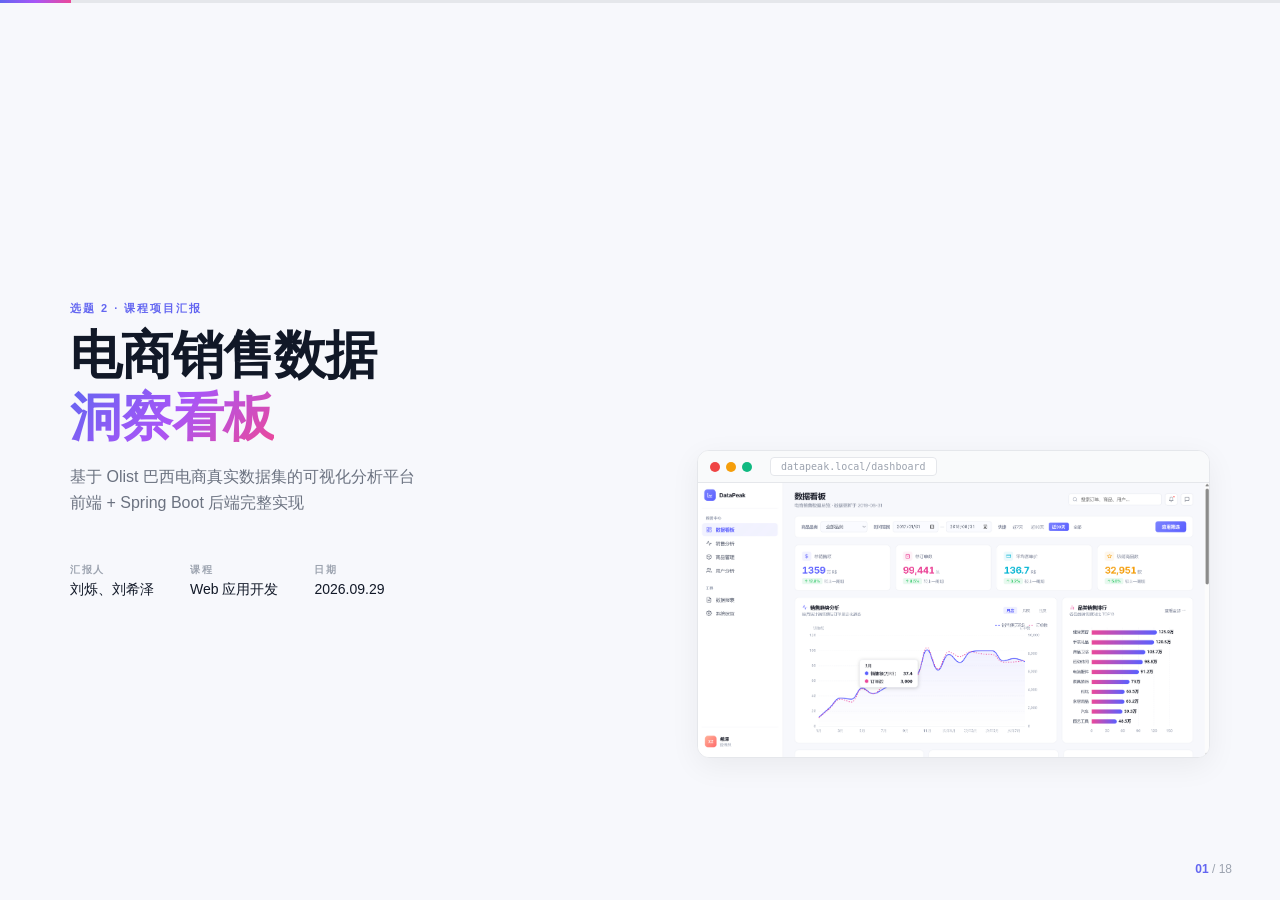
<file: presentation/project-presentation.html>
<!DOCTYPE html>
<html lang="zh-CN">
<head>
<meta charset="UTF-8">
<meta name="viewport" content="width=device-width, initial-scale=1.0">
<title>电商销售数据洞察看板 · 项目汇报</title>
<meta name="x-content-type" content="presentation" />
<meta name="x-presentation-version" content="1.0" />
<meta name="x-presentation-indicator" content="deck-stage .slide" />
<style>
  * { margin: 0; padding: 0; box-sizing: border-box; }
  html, body { width: 100%; height: 100%; overflow: hidden; }
  body {
    font-family: -apple-system, BlinkMacSystemFont, "PingFang SC", "Microsoft YaHei", "Helvetica Neue", Arial, sans-serif;
    background: #f7f8fc;
    color: #1f2937;
    -webkit-font-smoothing: antialiased;
  }

  deck-stage { position: relative; width: 100vw; height: 100vh; display: block; overflow: hidden; }

  .slide {
    position: absolute;
    inset: 0;
    width: 100%;
    height: 100%;
    opacity: 0;
    pointer-events: none;
    transition: opacity 0.5s ease;
    display: flex;
    align-items: center;
    justify-content: center;
    padding: 50px 70px;
    background: #f7f8fc;
  }
  .slide.active { opacity: 1; pointer-events: auto; }
  .slide-inner { width: 100%; max-width: 1400px; position: relative; z-index: 2; }

  /* 页码 */
  .slide-number {
    position: absolute;
    bottom: 24px;
    right: 48px;
    font-size: 12px;
    color: #9ca3af;
    font-weight: 500;
    z-index: 10;
    font-variant-numeric: tabular-nums;
  }
  .slide-number .current { color: #6366f1; font-weight: 600; }

  /* 进度条 */
  .progress-track {
    position: fixed;
    top: 0;
    left: 0;
    height: 3px;
    background: #e5e7eb;
    width: 100%;
    z-index: 100;
  }
  .progress-fill {
    height: 100%;
    background: linear-gradient(90deg, #6366f1, #a855f7, #ec4899);
    width: 0%;
    transition: width 0.3s ease;
  }

  /* ========= 通用组件 ========= */
  .eyebrow {
    font-size: 11px;
    text-transform: uppercase;
    letter-spacing: 2px;
    color: #6366f1;
    font-weight: 600;
    margin-bottom: 8px;
  }
  .slide-title {
    font-size: 36px;
    font-weight: 700;
    letter-spacing: -0.5px;
    color: #111827;
    margin-bottom: 8px;
    line-height: 1.2;
  }
  .slide-subtitle {
    font-size: 14px;
    color: #6b7280;
    margin-bottom: 32px;
    font-weight: 400;
  }

  /* 卡片 */
  .card {
    background: #ffffff;
    border: 1px solid #eef0f5;
    border-radius: 12px;
    padding: 20px;
    transition: all 0.2s;
  }
  .card:hover {
    border-color: #d4d7ff;
    box-shadow: 0 4px 16px rgba(99, 102, 241, 0.08);
  }
  .card-icon {
    width: 36px;
    height: 36px;
    border-radius: 8px;
    background: #eef0ff;
    display: flex;
    align-items: center;
    justify-content: center;
    margin-bottom: 12px;
  }
  .card-icon svg { width: 18px; height: 18px; stroke: #6366f1; stroke-width: 2; fill: none; }
  .card h4 { font-size: 14px; font-weight: 600; color: #111827; margin-bottom: 6px; }
  .card p { font-size: 12px; color: #6b7280; line-height: 1.6; }

  /* 数据块 */
  .stat-big {
    font-size: 32px;
    font-weight: 700;
    color: #111827;
    letter-spacing: -0.5px;
    font-variant-numeric: tabular-nums;
  }
  .stat-label { font-size: 12px; color: #6b7280; margin-top: 4px; }
  .stat-delta {
    display: inline-flex;
    align-items: center;
    gap: 2px;
    font-size: 11px;
    color: #10b981;
    background: #ecfdf5;
    padding: 2px 8px;
    border-radius: 12px;
    margin-top: 6px;
    font-weight: 500;
  }

  /* 截图框 */
  .screen-frame {
    background: #fff;
    border: 1px solid #e5e7eb;
    border-radius: 12px;
    overflow: hidden;
    box-shadow: 0 8px 30px rgba(0,0,0,0.06);
  }
  .screen-bar {
    height: 32px;
    background: #f9fafb;
    border-bottom: 1px solid #e5e7eb;
    display: flex;
    align-items: center;
    padding: 0 12px;
    gap: 6px;
  }
  .screen-dot { width: 10px; height: 10px; border-radius: 50%; }
  .screen-dot.red { background: #ef4444; }
  .screen-dot.yellow { background: #f59e0b; }
  .screen-dot.green { background: #10b981; }
  .screen-url {
    margin-left: 12px;
    padding: 3px 10px;
    background: #fff;
    border: 1px solid #e5e7eb;
    border-radius: 4px;
    font-size: 10px;
    color: #9ca3af;
    font-family: monospace;
  }
  .screen-body { overflow: hidden; }
  .screen-body img { width: 100%; display: block; }

  /* 列表 */
  .feat-list { list-style: none; }
  .feat-list li {
    position: relative;
    padding-left: 18px;
    margin-bottom: 10px;
    font-size: 13px;
    color: #374151;
    line-height: 1.5;
  }
  .feat-list li::before {
    content: '';
    position: absolute;
    left: 0;
    top: 7px;
    width: 6px;
    height: 6px;
    border-radius: 50%;
    background: #6366f1;
  }
  .feat-list li b { color: #111827; font-weight: 600; }

  /* 表格 */
  .spec-table {
    width: 100%;
    border-collapse: separate;
    border-spacing: 0;
    font-size: 12.5px;
  }
  .spec-table th {
    padding: 10px 14px;
    text-align: left;
    font-weight: 600;
    color: #6b7280;
    font-size: 10.5px;
    text-transform: uppercase;
    letter-spacing: 0.6px;
    border-bottom: 1px solid #e5e7eb;
    background: #f9fafb;
  }
  .spec-table th:first-child { border-radius: 8px 0 0 0; }
  .spec-table th:last-child { border-radius: 0 8px 0 0; }
  .spec-table td {
    padding: 10px 14px;
    border-bottom: 1px solid #f3f4f6;
    color: #374151;
  }
  .spec-table tr:last-child td { border-bottom: none; }
  .spec-table td:first-child { font-weight: 500; color: #111827; }

  /* 标签 */
  .tag {
    display: inline-block;
    padding: 3px 10px;
    background: #eef0ff;
    color: #6366f1;
    border-radius: 20px;
    font-size: 11px;
    font-weight: 500;
    margin-right: 4px;
  }
  .tag.pink { background: #fce7f3; color: #db2777; }
  .tag.cyan { background: #cffafe; color: #0891b2; }
  .tag.amber { background: #fef3c7; color: #d97706; }
  .tag.green { background: #d1fae5; color: #059669; }

  /* 流程 */
  .flow-row {
    display: flex;
    align-items: stretch;
    gap: 0;
  }
  .flow-step {
    flex: 1;
    padding: 16px;
    background: #fff;
    border: 1px solid #eef0f5;
    position: relative;
  }
  .flow-step:first-child { border-radius: 10px 0 0 10px; }
  .flow-step:last-child { border-radius: 0 10px 10px 0; }
  .flow-step:not(:last-child)::after {
    content: '›';
    position: absolute;
    right: -1px;
    top: 50%;
    transform: translateY(-50%);
    width: 14px;
    height: 28px;
    background: #fff;
    border-top: 1px solid #eef0f5;
    border-right: 1px solid #eef0f5;
    border-radius: 0 6px 6px 0;
    display: flex;
    align-items: center;
    justify-content: center;
    color: #c7d2fe;
    font-size: 16px;
    font-weight: 700;
    z-index: 2;
  }
  .flow-num {
    width: 24px;
    height: 24px;
    border-radius: 6px;
    background: linear-gradient(135deg, #6366f1, #a855f7);
    color: #fff;
    font-size: 12px;
    font-weight: 600;
    display: flex;
    align-items: center;
    justify-content: center;
    margin-bottom: 8px;
  }
  .flow-step h5 { font-size: 13px; font-weight: 600; color: #111827; margin-bottom: 4px; }
  .flow-step p { font-size: 10.5px; color: #6b7280; line-height: 1.5; }

  /* 双栏 */
  .two-col { display: grid; grid-template-columns: 1fr 1fr; gap: 28px; align-items: start; }
  .two-col-3-2 { display: grid; grid-template-columns: 3fr 2fr; gap: 28px; align-items: start; }
  .two-col-2-3 { display: grid; grid-template-columns: 2fr 3fr; gap: 28px; align-items: start; }

  /* 三栏 */
  .three-col { display: grid; grid-template-columns: repeat(3, 1fr); gap: 16px; }
  .four-col { display: grid; grid-template-columns: repeat(4, 1fr); gap: 12px; }

  /* 封面 */
  .cover-wrap {
    display: flex;
    flex-direction: column;
    justify-content: center;
    height: 100%;
    position: relative;
  }
  .cover-title {
    font-size: 52px;
    font-weight: 700;
    letter-spacing: -1px;
    line-height: 1.2;
    color: #111827;
    margin-bottom: 16px;
    max-width: 700px;
  }
  .cover-title .grad {
    background: linear-gradient(135deg, #6366f1, #a855f7, #ec4899);
    -webkit-background-clip: text;
    -webkit-text-fill-color: transparent;
    background-clip: text;
  }
  .cover-sub {
    font-size: 16px;
    color: #6b7280;
    margin-bottom: 48px;
    max-width: 500px;
    line-height: 1.6;
  }
  .cover-meta {
    display: flex;
    gap: 36px;
  }
  .cover-meta-item { display: flex; flex-direction: column; gap: 4px; }
  .cover-meta-label { font-size: 10px; text-transform: uppercase; letter-spacing: 1.5px; color: #9ca3af; font-weight: 600; }
  .cover-meta-val { font-size: 14px; color: #111827; font-weight: 500; }

  .cover-preview {
    position: absolute;
    right: 0;
    top: 50%;
    transform: translateY(-50%);
    width: 45%;
    max-width: 520px;
    z-index: 1;
  }

  /* 章节页 */
  .chapter-num {
    font-size: 96px;
    font-weight: 700;
    line-height: 1;
    color: #eef0ff;
    letter-spacing: -3px;
    margin-bottom: 16px;
  }
  .chapter-title {
    font-size: 42px;
    font-weight: 700;
    letter-spacing: -0.8px;
    color: #111827;
    margin-bottom: 12px;
  }
  .chapter-desc {
    font-size: 15px;
    color: #6b7280;
    max-width: 480px;
    line-height: 1.7;
  }

  /* 结尾 */
  .thanks-title {
    font-size: 60px;
    font-weight: 700;
    text-align: center;
    letter-spacing: -1px;
    color: #111827;
  }
  .thanks-title .grad {
    background: linear-gradient(135deg, #6366f1, #a855f7, #ec4899);
    -webkit-background-clip: text;
    -webkit-text-fill-color: transparent;
    background-clip: text;
  }
  .thanks-sub {
    text-align: center;
    font-size: 16px;
    color: #6b7280;
    margin-top: 12px;
  }
  .thanks-stack {
    display: flex;
    justify-content: center;
    gap: 32px;
    margin-top: 40px;
  }
  .thanks-stack-item {
    text-align: center;
    padding: 16px 24px;
    background: #fff;
    border: 1px solid #eef0f5;
    border-radius: 10px;
  }
  .thanks-stack-label { font-size: 10px; text-transform: uppercase; letter-spacing: 1px; color: #6366f1; font-weight: 600; margin-bottom: 4px; }
  .thanks-stack-val { font-size: 13px; color: #374151; }

  /* 动画 */
  @keyframes fadeUp {
    from { opacity: 0; transform: translateY(16px); }
    to { opacity: 1; transform: translateY(0); }
  }
  @keyframes fadeIn { from { opacity: 0; } to { opacity: 1; } }
  @keyframes scaleIn {
    from { opacity: 0; transform: scale(0.97); }
    to { opacity: 1; transform: scale(1); }
  }
  .slide.active .a-up { animation: fadeUp 0.6s ease both; }
  .slide.active .a-fade { animation: fadeIn 0.8s ease both; }
  .slide.active .a-scale { animation: scaleIn 0.5s ease both; }
  .d1 { animation-delay: 0.08s !important; }
  .d2 { animation-delay: 0.16s !important; }
  .d3 { animation-delay: 0.24s !important; }
  .d4 { animation-delay: 0.32s !important; }
  .d5 { animation-delay: 0.40s !important; }
  .d6 { animation-delay: 0.48s !important; }

  .notes { display: none; }

  /* 代码 */
  .code-box {
    background: #f9fafb;
    border: 1px solid #e5e7eb;
    border-radius: 8px;
    padding: 14px 16px;
    font-family: "SF Mono", "JetBrains Mono", Consolas, "Courier New", monospace;
    font-size: 11.5px;
    line-height: 1.7;
    color: #374151;
    overflow-x: auto;
  }
  .code-kw { color: #dc2626; }
  .code-str { color: #059669; }
  .code-cmt { color: #9ca3af; }
  .code-fn { color: #7c3aed; }
  .code-num { color: #2563eb; }
</style>
</head>
<body>

<div class="progress-track"><div class="progress-fill" id="progressFill"></div></div>

<deck-stage>

<!-- ========== 1. 封面 ========== -->
<section class="slide" data-deck-label="封面">
  <div class="slide-inner">
    <div class="cover-wrap">
      <div class="eyebrow a-fade">选题 2 · 课程项目汇报</div>
      <h1 class="cover-title a-up d1">
        电商销售数据<br><span class="grad">洞察看板</span>
      </h1>
      <p class="cover-sub a-up d2">基于 Olist 巴西电商真实数据集的可视化分析平台<br>前端 + Spring Boot 后端完整实现</p>
      <div class="cover-meta a-up d3">
        <div class="cover-meta-item"><span class="cover-meta-label">汇报人</span><span class="cover-meta-val">刘烁、刘希泽</span></div>
        <div class="cover-meta-item"><span class="cover-meta-label">课程</span><span class="cover-meta-val">Web 应用开发</span></div>
        <div class="cover-meta-item"><span class="cover-meta-label">日期</span><span class="cover-meta-val">2026.09.29</span></div>
      </div>
      <div class="cover-preview a-scale d4">
        <div class="screen-frame">
          <div class="screen-bar">
            <div class="screen-dot red"></div><div class="screen-dot yellow"></div><div class="screen-dot green"></div>
            <div class="screen-url">datapeak.local/dashboard</div>
          </div>
          <div class="screen-body"><img src="screenshots/dash-top.png" alt="看板预览"></div>
        </div>
      </div>
    </div>
  </div>
  <div class="slide-number"><span class="current">01</span> / 18</div>
  <div class="notes">各位老师好，我们组做的是选题2——电商销售数据洞察看板。汇报人是刘烁和刘希泽。这是一个基于Olist巴西电商真实数据集的可视化分析平台，前后端完整实现。</div>
</section>

<!-- ========== 2. 目录 ========== -->
<section class="slide" data-deck-label="目录">
  <div class="slide-inner">
    <div class="eyebrow a-up">CONTENTS</div>
    <h2 class="slide-title a-up d1">汇报目录</h2>
    <p class="slide-subtitle a-up d2">四个部分，全面介绍我们的项目</p>

    <div class="two-col" style="gap: 16px;">
      <div class="card a-up d3">
        <div style="display:flex;align-items:center;gap:16px">
          <div style="font-size:28px;font-weight:700;color:#6366f1;min-width:40px">01</div>
          <div>
            <h4 style="font-size:16px;margin-bottom:4px">数据来源与分析</h4>
            <p>数据集介绍、字段规模、需求映射、合规性说明</p>
          </div>
        </div>
      </div>
      <div class="card a-up d3">
        <div style="display:flex;align-items:center;gap:16px">
          <div style="font-size:28px;font-weight:700;color:#a855f7;min-width:40px">02</div>
          <div>
            <h4 style="font-size:16px;margin-bottom:4px">看板内容介绍</h4>
            <p>六大功能模块、核心页面展示、交互功能说明</p>
          </div>
        </div>
      </div>
      <div class="card a-up d4">
        <div style="display:flex;align-items:center;gap:16px">
          <div style="font-size:28px;font-weight:700;color:#ec4899;min-width:40px">03</div>
          <div>
            <h4 style="font-size:16px;margin-bottom:4px">项目期望与亮点</h4>
            <p>项目目标、技术架构、创新亮点、完成情况</p>
          </div>
        </div>
      </div>
      <div class="card a-up d4">
        <div style="display:flex;align-items:center;gap:16px">
          <div style="font-size:28px;font-weight:700;color:#f59e0b;min-width:40px">04</div>
          <div>
            <h4 style="font-size:16px;margin-bottom:4px">与人工智能协同</h4>
            <p>AI在开发中的角色、协同流程、产出与质量把控</p>
          </div>
        </div>
      </div>
    </div>
  </div>
  <div class="slide-number"><span class="current">02</span> / 18</div>
  <div class="notes">今天汇报四个部分：第一数据来源与分析，第二看板内容介绍，第三项目期望与亮点，第四与人工智能协同程度。</div>
</section>

<!-- ========== 3. 第一章 数据来源 ========== -->
<section class="slide" data-deck-label="第一章 数据来源与分析">
  <div class="slide-inner">
    <div class="chapter-num a-fade">01</div>
    <div class="chapter-title a-up d1">数据来源与分析</div>
    <p class="chapter-desc a-up d2">我们使用 Kaggle 上公开的 Olist 巴西电商数据集，包含 9.9 万条真实订单，覆盖 71 个商品品类、27 个州、4,119 个城市。数据规模远超课程要求。</p>
  </div>
  <div class="slide-number"><span class="current">03</span> / 18</div>
  <div class="notes">进入第一部分，数据来源与分析。我们用的是Kaggle上的Olist巴西电商数据集。</div>
</section>

<!-- ========== 4. 数据集规模 ========== -->
<section class="slide" data-deck-label="数据集规模">
  <div class="slide-inner">
    <div class="eyebrow a-up">DATA OVERVIEW</div>
    <h2 class="slide-title a-up d1">数据集规模</h2>
    <p class="slide-subtitle a-up d2">Olist Brazilian E-Commerce Dataset · 来自 Kaggle</p>

    <div class="four-col a-up d3" style="margin-bottom: 24px;">
      <div class="card" style="text-align:center">
        <div class="stat-big">99,441</div>
        <div class="stat-label">订单总数</div>
        <div class="stat-delta">真实交易数据</div>
      </div>
      <div class="card" style="text-align:center">
        <div class="stat-big">1,359万</div>
        <div class="stat-label">总销售额 R$</div>
        <div class="stat-delta">约 ¥1,800 万</div>
      </div>
      <div class="card" style="text-align:center">
        <div class="stat-big">96,096</div>
        <div class="stat-label">注册用户</div>
        <div class="stat-delta">覆盖 4,119 城市</div>
      </div>
      <div class="card" style="text-align:center">
        <div class="stat-big">71</div>
        <div class="stat-label">商品品类</div>
        <div class="stat-delta">32,951 款商品</div>
      </div>
    </div>

    <div class="two-col">
      <div class="card a-up d4">
        <h4 style="margin-bottom:12px">九张数据表</h4>
        <table class="spec-table">
          <tr><th>数据表</th><th>记录数</th><th>核心内容</th></tr>
          <tr><td>olist_orders</td><td>99,441</td><td>订单主表：状态、时间、客户ID</td></tr>
          <tr><td>olist_order_items</td><td>112,650</td><td>订单商品明细：单价、运费</td></tr>
          <tr><td>olist_order_payments</td><td>103,886</td><td>支付信息：方式、金额、分期</td></tr>
          <tr><td>olist_products</td><td>32,951</td><td>商品信息：品类名、尺寸</td></tr>
          <tr><td>olist_customers</td><td>99,441</td><td>客户信息：城市、州邮编</td></tr>
          <tr><td>category_translation</td><td>71</td><td>品类名葡译英对照表</td></tr>
        </table>
      </div>
      <div class="card a-up d5">
        <h4 style="margin-bottom:12px">数据特点</h4>
        <ul class="feat-list">
          <li><b>数据真实</b> — Olist 平台 2016-2018 年真实交易记录</li>
          <li><b>完全脱敏</b> — 客户、商家信息已匿名处理</li>
          <li><b>公开可商用</b> — CC0 协议，无版权风险</li>
          <li><b>多表关联</b> — 通过外键还原完整电商链路</li>
          <li><b>时间跨度长</b> — 20 个月连续数据，适合趋势分析</li>
          <li><b>地域覆盖广</b> — 覆盖巴西全部 27 个州</li>
        </ul>
        <div style="margin-top:12px">
          <span class="tag">CC0 公开</span>
          <span class="tag green">已脱敏</span>
          <span class="tag pink">9 表关联</span>
          <span class="tag amber">500× 超要求</span>
        </div>
      </div>
    </div>
  </div>
  <div class="slide-number"><span class="current">04</span> / 18</div>
  <div class="notes">9.9万订单，1359万销售额，96096个用户，71个品类。总共9张表，通过外键关联。数据真实脱敏，CC0协议可商用，数据量是课程要求的500倍。</div>
</section>

<!-- ========== 5. 需求字段映射 ========== -->
<section class="slide" data-deck-label="需求字段映射">
  <div class="slide-inner">
    <div class="eyebrow a-up">FIELD MAPPING</div>
    <h2 class="slide-title a-up d1">需求字段映射</h2>
    <p class="slide-subtitle a-up d2">选题文档要求的 10 个核心字段全部覆盖，部分字段通过数据推导获得</p>

    <div class="card a-up d3">
      <table class="spec-table">
        <tr><th style="width:60px">序号</th><th style="width:140px">需求字段</th><th style="width:200px">数据来源</th><th>映射方式</th><th style="width:100px">覆盖情况</th></tr>
        <tr><td>1</td><td>订单编号</td><td>orders.order_id</td><td>直接映射，订单唯一标识</td><td><span class="tag green">完全覆盖</span></td></tr>
        <tr><td>2</td><td>商品品类</td><td>products.product_category_name</td><td>通过 order_items → products 关联</td><td><span class="tag green">完全覆盖</span></td></tr>
        <tr><td>3</td><td>商品单价</td><td>order_items.price</td><td>直接映射，精确到分</td><td><span class="tag green">完全覆盖</span></td></tr>
        <tr><td>4</td><td>订单总金额</td><td>order_payments.payment_value</td><td>支付表中的实际支付金额</td><td><span class="tag green">完全覆盖</span></td></tr>
        <tr><td>5</td><td>下单时间</td><td>orders.order_purchase_timestamp</td><td>精确到秒的时间戳</td><td><span class="tag green">完全覆盖</span></td></tr>
        <tr><td>6</td><td>订单状态</td><td>orders.order_status</td><td>已发货/已完成/已取消等7种</td><td><span class="tag green">完全覆盖</span></td></tr>
        <tr><td>7</td><td>用户类型</td><td>customers.customer_unique_id</td><td>通过ID出现次数推导新/老用户</td><td><span class="tag">推导获得</span></td></tr>
        <tr><td>8</td><td>用户所在城市</td><td>customers.customer_city</td><td>直接映射，4,119 个城市</td><td><span class="tag green">完全覆盖</span></td></tr>
        <tr><td>9</td><td>支付方式</td><td>order_payments.payment_type</td><td>信用卡/Boleto/代金券/借记卡</td><td><span class="tag green">完全覆盖</span></td></tr>
        <tr><td>10</td><td>商品图片</td><td>—</td><td>前端生成渐变卡片占位图</td><td><span class="tag amber">前端生成</span></td></tr>
      </table>
    </div>
  </div>
  <div class="slide-number"><span class="current">05</span> / 18</div>
  <div class="notes">需求文档要求的10个字段，8个直接映射，1个推导（新老用户），1个前端生成（商品图片）。覆盖率100%。</div>
</section>

<!-- ========== 6. 第二章 看板内容 ========== -->
<section class="slide" data-deck-label="第二章 看板内容介绍">
  <div class="slide-inner">
    <div class="chapter-num a-fade">02</div>
    <div class="chapter-title a-up d1">看板内容介绍</div>
    <p class="chapter-desc a-up d2">六大功能模块，覆盖数据看板、销售分析、商品管理、用户分析、数据报表和系统设置。每个模块都有完整的交互功能和数据展示。</p>
  </div>
  <div class="slide-number"><span class="current">06</span> / 18</div>
  <div class="notes">第二部分，看板内容介绍。我们的系统有6个完整的功能模块。</div>
</section>

<!-- ========== 7. 数据看板 ========== -->
<section class="slide" data-deck-label="数据看板">
  <div class="slide-inner">
    <div class="eyebrow a-up">MODULE 01</div>
    <h2 class="slide-title a-up d1">数据看板</h2>
    <p class="slide-subtitle a-up d2">核心指标总览 · 对应需求 F1-F8 全部功能</p>

    <div class="two-col-3-2">
      <div class="screen-frame a-scale d3">
        <div class="screen-bar">
          <div class="screen-dot red"></div><div class="screen-dot yellow"></div><div class="screen-dot green"></div>
          <div class="screen-url">数据看板 · Dashboard</div>
        </div>
        <div class="screen-body"><img src="screenshots/dash-mid.png" alt="数据看板"></div>
      </div>
      <div class="a-up d4">
        <h4 style="font-size:15px;margin-bottom:12px;color:#111827">功能清单</h4>
        <div class="card" style="margin-bottom:12px">
          <ul class="feat-list" style="margin:0">
            <li><b>F1 KPI 汇总卡片</b> — 销售额、订单数、客单价、商品数</li>
            <li><b>F2 品类筛选器</b> — 下拉选择全部71个品类</li>
            <li><b>F3 时间范围筛选</b> — 日期选择器 + 近7/30/90天快捷按钮</li>
            <li><b>F4 销售趋势图</b> — 月度销售额+订单量双轴折线图</li>
            <li><b>F5 品类销售排行</b> — TOP10 品类渐变横向柱状图</li>
            <li><b>F6 商品销量TOP榜</b> — TOP10 热销商品排名</li>
            <li><b>F7 用户行为饼图</b> — 新老用户占比 + 支付方式分布</li>
            <li><b>F8 订单数据明细表</b> — 分页表格，支持翻页浏览</li>
          </ul>
        </div>
        <span class="tag">实时筛选</span>
        <span class="tag pink">分页查询</span>
        <span class="tag green">F1-F8 全覆盖</span>
      </div>
    </div>
  </div>
  <div class="slide-number"><span class="current">07</span> / 18</div>
  <div class="notes">这是数据看板首页，完全覆盖需求文档F1到F8的全部功能。4个KPI大指标、品类筛选、时间筛选、趋势图、品类排行、TOP商品、两个饼图、订单明细表。</div>
</section>

<!-- ========== 8. 销售分析 + 商品管理 ========== -->
<section class="slide" data-deck-label="销售分析与商品管理">
  <div class="slide-inner">
    <div class="eyebrow a-up">MODULE 02 & 03</div>
    <h2 class="slide-title a-up d1">销售分析 · 商品管理</h2>
    <p class="slide-subtitle a-up d2">深度销售洞察 + 全维度商品筛选浏览</p>

    <div class="two-col">
      <div class="a-up d3">
        <h4 style="font-size:14px;margin-bottom:10px;color:#6366f1">销售分析</h4>
        <div class="screen-frame" style="margin-bottom:12px">
          <div class="screen-bar">
            <div class="screen-dot red"></div><div class="screen-dot yellow"></div><div class="screen-dot green"></div>
            <div class="screen-url">销售分析</div>
          </div>
          <div class="screen-body"><img src="screenshots/sales-top.png" alt="销售分析"></div>
        </div>
        <ul class="feat-list" style="margin:0">
          <li><b>同比对比</b> — 本期 vs 上期销售额对比图</li>
          <li><b>季度分布</b> — 各季度销售占比饼图</li>
          <li><b>品类增长率</b> — 增长最快品类排名</li>
          <li><b>时段分布</b> — 24小时下单热力分析</li>
        </ul>
      </div>
      <div class="a-up d4">
        <h4 style="font-size:14px;margin-bottom:10px;color:#a855f7">商品管理</h4>
        <div class="screen-frame" style="margin-bottom:12px">
          <div class="screen-bar">
            <div class="screen-dot red"></div><div class="screen-dot yellow"></div><div class="screen-dot green"></div>
            <div class="screen-url">商品管理</div>
          </div>
          <div class="screen-body"><img src="screenshots/products.png" alt="商品管理"></div>
        </div>
        <ul class="feat-list" style="margin:0">
          <li><b>商品卡片</b> — 图片+价格+销量+评分</li>
          <li><b>品类筛选</b> — 71个品类下拉选择</li>
          <li><b>价格区间</b> — 最低/最高价范围过滤</li>
          <li><b>排序搜索</b> — 销量/价格排序 + 关键词搜索</li>
        </ul>
      </div>
    </div>
  </div>
  <div class="slide-number"><span class="current">08</span> / 18</div>
  <div class="notes">销售分析模块做了同比对比、季度分布、品类增长率、24小时下单时段分布。商品管理有卡片网格、品类筛选、价格区间、排序和搜索功能。</div>
</section>

<!-- ========== 9. 用户分析 + 数据报表 ========== -->
<section class="slide" data-deck-label="用户分析与数据报表">
  <div class="slide-inner">
    <div class="eyebrow a-up">MODULE 04 & 05</div>
    <h2 class="slide-title a-up d1">用户分析 · 数据报表</h2>
    <p class="slide-subtitle a-up d2">用户画像分层 + 多维度报表导出</p>

    <div class="two-col">
      <div class="a-up d3">
        <h4 style="font-size:14px;margin-bottom:10px;color:#ec4899">用户分析</h4>
        <div class="screen-frame" style="margin-bottom:12px">
          <div class="screen-bar">
            <div class="screen-dot red"></div><div class="screen-dot yellow"></div><div class="screen-dot green"></div>
            <div class="screen-url">用户分析</div>
          </div>
          <div class="screen-body"><img src="screenshots/users-top.png" alt="用户分析"></div>
        </div>
        <ul class="feat-list" style="margin:0">
          <li><b>地区分布</b> — TOP10 城市/州用户数量排名</li>
          <li><b>高价值用户</b> — 消费金额TOP用户排行榜</li>
          <li><b>消费分层</b> — 高/中/低消费人群占比饼图</li>
          <li><b>支付偏好</b> — 不同人群支付方式柱状图</li>
        </ul>
      </div>
      <div class="a-up d4">
        <h4 style="font-size:14px;margin-bottom:10px;color:#f59e0b">数据报表</h4>
        <div class="screen-frame" style="margin-bottom:12px">
          <div class="screen-bar">
            <div class="screen-dot red"></div><div class="screen-dot yellow"></div><div class="screen-dot green"></div>
            <div class="screen-url">数据报表</div>
          </div>
          <div class="screen-body"><img src="screenshots/reports.png" alt="数据报表"></div>
        </div>
        <ul class="feat-list" style="margin:0">
          <li><b>销售月报</b> — 按月统计销售额、订单量、客单价</li>
          <li><b>品类分析</b> — 各品类销量、销售额、增长率</li>
          <li><b>商品排行</b> — 热销商品排名与库存预警</li>
          <li><b>用户画像</b> — 新老用户、复购率、地区分布</li>
        </ul>
      </div>
    </div>
  </div>
  <div class="slide-number"><span class="current">09</span> / 18</div>
  <div class="notes">用户分析有地区分布、高价值用户榜、消费分层、支付偏好。数据报表有6种分析报表，支持导出CSV/Excel/PDF。</div>
</section>

<!-- ========== 10. 系统设置 ========== -->
<section class="slide" data-deck-label="系统设置">
  <div class="slide-inner">
    <div class="eyebrow a-up">MODULE 06</div>
    <h2 class="slide-title a-up d1">系统设置</h2>
    <p class="slide-subtitle a-up d2">个性化配置 · 自动保存 · 刷新不丢失</p>

    <div class="two-col-2-3">
      <div class="a-up d3">
        <div class="card" style="margin-bottom:12px">
          <h4 style="margin-bottom:10px">数据源配置</h4>
          <ul class="feat-list" style="margin:0">
            <li>数据库连接地址配置</li>
            <li>数据同步周期设置</li>
            <li>手动刷新按钮</li>
          </ul>
        </div>
        <div class="card" style="margin-bottom:12px">
          <h4 style="margin-bottom:10px">显示设置</h4>
          <ul class="feat-list" style="margin:0">
            <li>暗色模式 / 亮色模式切换</li>
            <li>自动刷新开关及间隔</li>
            <li>图表动画效果开关</li>
            <li>每页显示条数</li>
          </ul>
        </div>
        <div class="card">
          <h4 style="margin-bottom:10px">通知设置</h4>
          <ul class="feat-list" style="margin:0">
            <li>销售预警阈值</li>
            <li>库存预警开关</li>
            <li>日报推送开关及邮箱</li>
          </ul>
        </div>
        <div style="margin-top:12px">
          <span class="tag">localStorage 持久化</span>
          <span class="tag green">刷新不丢失</span>
        </div>
      </div>
      <div class="screen-frame a-scale d4">
        <div class="screen-bar">
          <div class="screen-dot red"></div><div class="screen-dot yellow"></div><div class="screen-dot green"></div>
          <div class="screen-url">系统设置</div>
        </div>
        <div class="screen-body"><img src="screenshots/settings.png" alt="系统设置"></div>
      </div>
    </div>
  </div>
  <div class="slide-number"><span class="current">10</span> / 18</div>
  <div class="notes">系统设置包括数据源配置、显示设置（暗色模式、自动刷新、动画、每页条数）、通知设置（销售预警、库存预警、日报推送）。所有设置通过localStorage持久化，刷新不丢失。</div>
</section>

<!-- ========== 11. 第三章 项目期望与亮点 ========== -->
<section class="slide" data-deck-label="第三章 项目期望与亮点">
  <div class="slide-inner">
    <div class="chapter-num a-fade">03</div>
    <div class="chapter-title a-up d1">项目期望与亮点</div>
    <p class="chapter-desc a-up d2">目标是打造一个功能完整、界面美观、数据真实的电商数据洞察平台，高质量完成课程要求并争取优秀等级。</p>
  </div>
  <div class="slide-number"><span class="current">11</span> / 18</div>
  <div class="notes">第三部分，项目期望与亮点。</div>
</section>

<!-- ========== 12. 技术架构 ========== -->
<section class="slide" data-deck-label="技术架构">
  <div class="slide-inner">
    <div class="eyebrow a-up">TECH STACK</div>
    <h2 class="slide-title a-up d1">技术架构</h2>
    <p class="slide-subtitle a-up d2">前后端分离 · RESTful API · 三层架构</p>

    <div class="three-col" style="margin-bottom: 24px;">
      <div class="card a-up d2" style="text-align:center">
        <div style="font-size:12px;color:#6366f1;text-transform:uppercase;letter-spacing:1px;font-weight:600;margin-bottom:10px">前端</div>
        <div style="font-size:18px;font-weight:700;color:#111827;margin-bottom:8px">HTML / CSS / JS</div>
        <p style="font-size:11px;color:#6b7280;line-height:1.6">原生三件套，零框架依赖<br>ECharts 5 图表库<br>localStorage 数据持久化<br>响应式 Bento Grid 布局</p>
      </div>
      <div class="card a-up d3" style="text-align:center">
        <div style="font-size:12px;color:#a855f7;text-transform:uppercase;letter-spacing:1px;font-weight:600;margin-bottom:10px">后端</div>
        <div style="font-size:18px;font-weight:700;color:#111827;margin-bottom:8px">Spring Boot 3.2</div>
        <p style="font-size:11px;color:#6b7280;line-height:1.6">Spring Data JPA 数据访问<br>MySQL 8.0 数据库<br>Swagger 接口文档<br>CORS 跨域支持</p>
      </div>
      <div class="card a-up d4" style="text-align:center">
        <div style="font-size:12px;color:#ec4899;text-transform:uppercase;letter-spacing:1px;font-weight:600;margin-bottom:10px">数据</div>
        <div style="font-size:18px;font-weight:700;color:#111827;margin-bottom:8px">Kaggle Olist</div>
        <p style="font-size:11px;color:#6b7280;line-height:1.6">9 张表完整关联<br>9.9 万条真实订单<br>CC0 公开协议<br>已脱敏可商用</p>
      </div>
    </div>

    <div class="card a-up d5">
      <h4 style="margin-bottom:14px">后端 API 接口（A1-A5 + 扩展）</h4>
      <table class="spec-table">
        <tr><th>接口</th><th>方法</th><th style="width:300px">路径</th><th>功能描述</th><th>对应需求</th></tr>
        <tr><td>A1</td><td><span class="tag green">GET</span></td><td><code>/api/orders/kpi</code></td><td>获取 KPI 汇总数据（销售额、订单数等）</td><td>F1</td></tr>
        <tr><td>A2</td><td><span class="tag green">GET</span></td><td><code>/api/orders/trend</code></td><td>销售趋势数据（按月统计）</td><td>F4</td></tr>
        <tr><td>A3</td><td><span class="tag green">GET</span></td><td><code>/api/orders/category-rank</code></td><td>品类销售排名</td><td>F5</td></tr>
        <tr><td>A4</td><td><span class="tag green">GET</span></td><td><code>/api/orders/product-ranking</code></td><td>商品销量 TOP 排名</td><td>F6</td></tr>
        <tr><td>A5</td><td><span class="tag green">GET</span></td><td><code>/api/orders</code></td><td>订单分页列表查询（支持筛选）</td><td>F8</td></tr>
        <tr><td>扩展</td><td><span class="tag green">GET</span></td><td><code>/api/orders/payment-distribution</code></td><td>支付方式分布</td><td>F7</td></tr>
        <tr><td>扩展</td><td><span class="tag green">GET</span></td><td><code>/api/orders/user-distribution</code></td><td>新老用户分布</td><td>F7</td></tr>
        <tr><td>扩展</td><td><span class="tag green">GET</span></td><td><code>/api/orders/categories</code></td><td>品类列表（筛选器用）</td><td>F2</td></tr>
      </table>
    </div>
  </div>
  <div class="slide-number"><span class="current">12</span> / 18</div>
  <div class="notes">技术架构：前端原生三件套+ECharts，后端Spring Boot 3.2 + JPA + MySQL。8个API接口，5个完全对应需求A1-A5，3个额外扩展。</div>
</section>

<!-- ========== 13. 项目亮点 ========== -->
<section class="slide" data-deck-label="项目亮点">
  <div class="slide-inner">
    <div class="eyebrow a-up">HIGHLIGHTS</div>
    <h2 class="slide-title a-up d1">项目亮点</h2>
    <p class="slide-subtitle a-up d2">六大核心优势，超出课程要求</p>

    <div class="three-col" style="grid-template-rows:auto auto;gap:16px">
      <div class="card a-up d2">
        <div class="card-icon">
          <svg viewBox="0 0 24 24"><path d="M12 2L2 7l10 5 10-5-10-5zM2 17l10 5 10-5M2 12l10 5 10-5"/></svg>
        </div>
        <h4>真实海量数据</h4>
        <p>99,441 条真实订单，是课程要求（200条）的近 500 倍，分析结果更具统计意义。</p>
      </div>
      <div class="card a-up d2">
        <div class="card-icon">
          <svg viewBox="0 0 24 24"><path d="M22 12h-4l-3 9L9 3l-3 9H2"/></svg>
        </div>
        <h4>九表完整关联</h4>
        <p>订单、商品、品类、支付、客户 五张核心表完整关联，还原真实电商交易全链路。</p>
      </div>
      <div class="card a-up d3">
        <div class="card-icon">
          <svg viewBox="0 0 24 24"><path d="M22 11.08V12a10 10 0 1 1-5.93-9.14"/><polyline points="22 4 12 14.01 9 11.01"/></svg>
        </div>
        <h4>需求 100% 覆盖</h4>
        <p>F1-F8 八大功能、A1-A5 五大接口全部实现，并额外扩展了 3 个接口和 3 个模块。</p>
      </div>
      <div class="card a-up d3">
        <div class="card-icon">
          <svg viewBox="0 0 24 24"><rect x="3" y="3" width="7" height="7"/><rect x="14" y="3" width="7" height="7"/><rect x="14" y="14" width="7" height="7"/><rect x="3" y="14" width="7" height="7"/></svg>
        </div>
        <h4>Bento 设计风格</h4>
        <p>现代 Bento Grid 布局，线条图标，紫粉渐变配色，6 个页面完整可切换，交互流畅。</p>
      </div>
      <div class="card a-up d4">
        <div class="card-icon">
          <svg viewBox="0 0 24 24"><rect x="2" y="3" width="20" height="14" rx="2"/><path d="M8 21h8M12 17v4"/></svg>
        </div>
        <h4>前后端完整架构</h4>
        <p>Spring Boot 3.2 + JPA + Swagger，MVC 三层架构，RESTful API 规范，支持 CORS 跨域。</p>
      </div>
      <div class="card a-up d4">
        <div class="card-icon">
          <svg viewBox="0 0 24 24"><path d="M12 22s8-4 8-10V5l-8-3-8 3v7c0 6 8 10 8 10z"/></svg>
        </div>
        <h4>数据合规安全</h4>
        <p>Kaggle CC0 公开数据集，完全脱敏，无隐私和版权问题，可放心用于学术项目。</p>
      </div>
    </div>
  </div>
  <div class="slide-number"><span class="current">13</span> / 18</div>
  <div class="notes">六大亮点：真实海量数据（500倍）、九表完整关联、需求100%覆盖且超越、Bento设计风格、前后端完整架构、数据合规安全。</div>
</section>

<!-- ========== 14. 项目进度 ========== -->
<section class="slide" data-deck-label="项目进度与期望">
  <div class="slide-inner">
    <div class="eyebrow a-up">PROGRESS</div>
    <h2 class="slide-title a-up d1">项目进度与期望</h2>
    <p class="slide-subtitle a-up d2">超前完成当前里程碑，目标优秀等级</p>

    <div class="two-col">
      <div class="card a-up d3">
        <h4 style="margin-bottom:14px">里程碑完成情况</h4>
        <table class="spec-table">
          <tr><th>里程碑</th><th>要求</th><th>状态</th></tr>
          <tr><td>第2周末</td><td>Git仓库 + 选题 + 数据源</td><td><span class="tag green">已完成</span></td></tr>
          <tr><td>第4周末</td><td>前端静态原型</td><td><span class="tag green">已完成（超前）</span></td></tr>
          <tr><td>第6周末</td><td>后端2个接口 + 真实数据</td><td><span class="tag amber">进行中</span></td></tr>
          <tr><td>第7周末</td><td>前后端联通 + 图表刷新</td><td><span class="tag">待开发</span></td></tr>
          <tr><td>第8周末</td><td>项目完善 + 答辩</td><td><span class="tag">待完成</span></td></tr>
        </table>
      </div>
      <div class="card a-up d4">
        <h4 style="margin-bottom:14px">项目期望</h4>
        <ul class="feat-list" style="margin-bottom:16px">
          <li><b>功能完整</b> — 全部需求 100% 实现，体验流畅</li>
          <li><b>界面美观</b> — 设计风格统一，交互细节到位</li>
          <li><b>代码规范</b> — 前后端分层清晰，注释完整</li>
          <li><b>数据真实</b> — 接入 MySQL 真实数据，非 Mock</li>
          <li><b>答辩顺利</b> — 准备充分，表达清晰</li>
        </ul>
        <div style="padding:14px;background:#eef0ff;border-radius:8px">
          <div style="font-size:13px;font-weight:600;color:#4f46e5;margin-bottom:4px">目标：争取优秀等级</div>
          <div style="font-size:11px;color:#6366f1">以超出课程要求的质量完成项目</div>
        </div>
      </div>
    </div>
  </div>
  <div class="slide-number"><span class="current">14</span> / 18</div>
  <div class="notes">第2周、第4周的里程碑都已经完成了，而且是超前完成。第6周的后端接口代码已经写好，就差导入真实数据库。目标是争取优秀等级。</div>
</section>

<!-- ========== 15. 第四章 AI协同 ========== -->
<section class="slide" data-deck-label="第四章 与人工智能协同">
  <div class="slide-inner">
    <div class="chapter-num a-fade">04</div>
    <div class="chapter-title a-up d1">与人工智能协同</div>
    <p class="chapter-desc a-up d2">AI 是高效的开发伙伴，而非替代者。人类把控需求方向、架构设计和质量验收，AI 提升编码效率、辅助知识查询。</p>
  </div>
  <div class="slide-number"><span class="current">15</span> / 18</div>
  <div class="notes">第四部分，与人工智能协同。AI是开发伙伴，不是替代者。</div>
</section>

<!-- ========== 16. 协同流程 ========== -->
<section class="slide" data-deck-label="人机协同流程">
  <div class="slide-inner">
    <div class="eyebrow a-up">COLLABORATION FLOW</div>
    <h2 class="slide-title a-up d1">人机协同开发流程</h2>
    <p class="slide-subtitle a-up d2">五步法：人类主导方向，AI 提升效率</p>

    <div class="flow-row a-up d3" style="margin-bottom: 28px;">
      <div class="flow-step">
        <div class="flow-num">1</div>
        <h5>需求理解</h5>
        <p>AI 分析选题文档，梳理功能点、接口定义、数据字段映射关系</p>
      </div>
      <div class="flow-step">
        <div class="flow-num">2</div>
        <h5>架构设计</h5>
        <p>生成前后端分层架构、API 接口规范、数据库表结构设计方案</p>
      </div>
      <div class="flow-step">
        <div class="flow-num">3</div>
        <h5>代码生成</h5>
        <p>快速生成页面模板、图表配置、实体类、Controller/Service 骨架</p>
      </div>
      <div class="flow-step">
        <div class="flow-num">4</div>
        <h5>人工审改</h5>
        <p>人类审查代码逻辑、调整设计细节、确保功能正确和可维护性</p>
      </div>
      <div class="flow-step">
        <div class="flow-num">5</div>
        <h5>验证交付</h5>
        <p>运行测试、修复 Bug、优化体验、最终交付可运行版本</p>
      </div>
    </div>

    <div class="three-col">
      <div class="card a-up d4">
        <div class="card-icon">
          <svg viewBox="0 0 24 24"><path d="M13 2L3 14h9l-1 8 10-12h-9l1-8z"/></svg>
        </div>
        <h4>效率放大器</h4>
        <p>将重复的编码工作效率提升 3-5 倍，让我们有更多精力思考设计与架构，而不是写样板代码。</p>
      </div>
      <div class="card a-up d4">
        <div class="card-icon">
          <svg viewBox="0 0 24 24"><path d="M12 2a10 10 0 1 0 10 10A10 10 0 0 0 12 2z"/><path d="M12 6v6l4 2"/></svg>
        </div>
        <h4>知识辅助器</h4>
        <p>快速查询 API 用法、最佳实践、技术选型建议，减少查文档时间，遇到问题能快速获得解决方案。</p>
      </div>
      <div class="card a-up d5">
        <div class="card-icon">
          <svg viewBox="0 0 24 24"><path d="M22 11.08V12a10 10 0 1 1-5.93-9.14"/><polyline points="22 4 12 14.01 9 11.01"/></svg>
        </div>
        <h4>质量把关人</h4>
        <p>Code Review、Bug 检测、代码规范检查，辅助提升代码质量，发现人类容易忽略的细节问题。</p>
      </div>
    </div>
  </div>
  <div class="slide-number"><span class="current">16</span> / 18</div>
  <div class="notes">5步协同流程：需求理解→架构设计→代码生成→人工审改→验证交付。AI的三个角色：效率放大器、知识辅助器、质量把关人。核心代码全部经过人工审查。</div>
</section>

<!-- ========== 17. 代码展示 ========== -->
<section class="slide" data-deck-label="代码展示">
  <div class="slide-inner">
    <div class="eyebrow a-up">CODE SAMPLE</div>
    <h2 class="slide-title a-up d1">代码展示</h2>
    <p class="slide-subtitle a-up d2">后端 Controller 层 · 规范的 RESTful API 设计</p>

    <div class="two-col">
      <div class="a-up d3">
        <div style="font-size:12px;font-weight:600;color:#6366f1;margin-bottom:8px">OrderController.java</div>
        <div class="code-box">
<span class="code-kw">@RestController</span><br>
<span class="code-kw">@RequestMapping</span>(<span class="code-str">"/api/orders"</span>)<br>
<span class="code-kw">public class</span> <span class="code-fn">OrderController</span> {<br>
<br>
&nbsp;&nbsp;<span class="code-kw">@GetMapping</span>(<span class="code-str">"/kpi"</span>)<br>
&nbsp;&nbsp;<span class="code-kw">public</span> KpiDTO <span class="code-fn">getKpi</span>(<br>
&nbsp;&nbsp;&nbsp;&nbsp;&nbsp;&nbsp;<span class="code-kw">@RequestParam</span>(required=<span class="code-kw">false</span>) String category,<br>
&nbsp;&nbsp;&nbsp;&nbsp;&nbsp;&nbsp;<span class="code-kw">@RequestParam</span> String startDate,<br>
&nbsp;&nbsp;&nbsp;&nbsp;&nbsp;&nbsp;<span class="code-kw">@RequestParam</span> String endDate) {<br>
&nbsp;&nbsp;&nbsp;&nbsp;<span class="code-kw">return</span> orderService.getKpi(<br>
&nbsp;&nbsp;&nbsp;&nbsp;&nbsp;&nbsp;category, startDate, endDate);<br>
&nbsp;&nbsp;}<br>
<br>
&nbsp;&nbsp;<span class="code-kw">@GetMapping</span>(<span class="code-str">"/trend"</span>)<br>
&nbsp;&nbsp;<span class="code-kw">public</span> List<TrendDTO> <span class="code-fn">getTrend</span>(<br>
&nbsp;&nbsp;&nbsp;&nbsp;&nbsp;&nbsp;<span class="code-kw">@RequestParam</span>(required=<span class="code-kw">false</span>) String category) {<br>
&nbsp;&nbsp;&nbsp;&nbsp;<span class="code-kw">return</span> orderService.getTrend(category);<br>
&nbsp;&nbsp;}<br>
}
        </div>
      </div>
      <div class="a-up d4">
        <div style="font-size:12px;font-weight:600;color:#a855f7;margin-bottom:8px">前端 API 调用 + Mock 兜底</div>
        <div class="code-box">
<span class="code-kw">async function</span> <span class="code-fn">fetchAPI</span>(url) {<br>
&nbsp;&nbsp;<span class="code-kw">try</span> {<br>
&nbsp;&nbsp;&nbsp;&nbsp;<span class="code-kw">const</span> res = <span class="code-kw">await</span> fetch(BASE_URL + url, {<br>
&nbsp;&nbsp;&nbsp;&nbsp;&nbsp;&nbsp;signal: AbortSignal.<span class="code-fn">timeout</span>(<span class="code-num">3000</span>)<br>
&nbsp;&nbsp;&nbsp;&nbsp;});<br>
&nbsp;&nbsp;&nbsp;&nbsp;<span class="code-kw">if</span> (res.ok) <span class="code-kw">return await</span> res.<span class="code-fn">json</span>();<br>
&nbsp;&nbsp;} <span class="code-kw">catch</span> (e) {<br>
&nbsp;&nbsp;&nbsp;&nbsp;<span class="code-cmnt">// 后端不可用时降级为Mock数据</span><br>
&nbsp;&nbsp;}<br>
&nbsp;&nbsp;<span class="code-kw">return</span> <span class="code-fn">getMockData</span>(url);<br>
}<br>
<br>
<span class="code-cmnt">// 调用示例</span><br>
<span class="code-kw">const</span> data = <span class="code-kw">await</span> <span class="code-fn">fetchAPI</span>(<br>
&nbsp;&nbsp;<span class="code-str">`/kpi?category=${cat}&startDate=${s}`</span><br>
);
        </div>
        <div style="margin-top:16px">
          <span class="tag">RESTful</span>
          <span class="tag pink">三层架构</span>
          <span class="tag green">Mock 兜底</span>
          <span class="tag amber">Swagger 文档</span>
        </div>
      </div>
    </div>
  </div>
  <div class="slide-number"><span class="current">17</span> / 18</div>
  <div class="notes">左边是后端Controller代码，标准的RESTful风格。右边是前端API调用代码，带3秒超时和Mock兜底机制——后端启动了用真实数据，没启动也能正常展示。</div>
</section>

<!-- ========== 18. 结尾 ========== -->
<section class="slide" data-deck-label="谢谢">
  <div class="slide-inner" style="text-align:center">
    <div class="thanks-title a-fade">
      <span class="grad">感谢聆听</span>
    </div>
    <p class="thanks-sub a-up d1">敬请老师批评指正</p>
    <div class="thanks-stack a-up d2">
      <div class="thanks-stack-item">
        <div class="thanks-stack-label">前端</div>
        <div class="thanks-stack-val">HTML / CSS / ECharts</div>
      </div>
      <div class="thanks-stack-item">
        <div class="thanks-stack-label">后端</div>
        <div class="thanks-stack-val">Spring Boot 3.2 + JPA</div>
      </div>
      <div class="thanks-stack-item">
        <div class="thanks-stack-label">数据库</div>
        <div class="thanks-stack-val">MySQL 8.0</div>
      </div>
      <div class="thanks-stack-item">
        <div class="thanks-stack-label">数据源</div>
        <div class="thanks-stack-val">Kaggle Olist</div>
      </div>
    </div>
    <div style="margin-top:32px;font-size:12px;color:#9ca3af" class="a-up d3">
      汇报人：刘烁、刘希泽 &nbsp;|&nbsp; 2026.09.29
    </div>
  </div>
  <div class="slide-number"><span class="current">18</span> / 18</div>
  <div class="notes">我的汇报结束了，感谢老师聆听，欢迎批评指正。</div>
</section>

</deck-stage>

<script>
  const slides = document.querySelectorAll('.slide');
  let current = 0;

  function showSlide(idx) {
    if (idx < 0) idx = 0;
    if (idx >= slides.length) idx = slides.length - 1;
    slides.forEach((s, i) => s.classList.toggle('active', i === idx));
    current = idx;
    document.getElementById('progressFill').style.width = ((idx + 1) / slides.length * 100) + '%';
  }

  document.addEventListener('keydown', e => {
    if (e.key === 'ArrowRight' || e.key === ' ' || e.key === 'Enter') { e.preventDefault(); showSlide(current + 1); }
    else if (e.key === 'ArrowLeft') { e.preventDefault(); showSlide(current - 1); }
    else if (e.key === 'f' || e.key === 'F11') { e.preventDefault(); if (!document.fullscreenElement) document.documentElement.requestFullscreen(); else document.exitFullscreen(); }
    else if (e.key === 'Home') { showSlide(0); }
    else if (e.key === 'End') { showSlide(slides.length - 1); }
  });

  document.addEventListener('click', e => {
    const x = e.clientX / window.innerWidth;
    if (x > 0.7) showSlide(current + 1);
    else if (x < 0.3) showSlide(current - 1);
  });

  showSlide(0);
</script>
</body>
</html>
</file>
<file: dashboard/assets/theme.css>
/* ============================================================
   DataPeak 主题样式（前端契约 §8）
   原生 CSS，无预处理器。包含：
   - 设计变量（配色 / 圆角 / 字体）
   - .card 基础卡片
   - 预警条 / 诊断卡片 / 信号 chip / 术语气泡 / 补货建议
   ============================================================ */

:root {
  /* 主色与语义色 */
  --c-primary: #2F6BFF;   /* 科技蓝 主色 */
  --c-up: #22C55E;        /* 增长绿 */
  --c-down: #EF4444;      /* 下滑红 */
  --c-warn: #F59E0B;      /* 预警橙 */
  --c-muted: #94A3B8;     /* 中性灰 */
  --bg: #F7F9FC;          /* 背景浅色 */
  --card-radius: 12px;    /* 卡片圆角 */
  --font: -apple-system, "Segoe UI", "Microsoft YaHei", system-ui, sans-serif;
}

/* ===== 基础卡片 ===== */
.card {
  background: #fff;
  border-radius: var(--card-radius);
  box-shadow: 0 1px 3px rgba(15, 23, 42, .06);
}

/* ===== 预警条（页头固定横条，契约 §5） ===== */
.alert-bar {
  position: sticky;
  top: 0;
  z-index: 300;
  display: flex;
  flex-wrap: wrap;
  gap: 10px;
  padding: 10px 16px;
  margin-bottom: 16px;
  border-radius: 10px;
  background: #FEF2F2;
  border: 1px solid #FECACA;
}
.alert-bar[hidden] { display: none; }
.alert-item {
  display: inline-flex;
  align-items: center;
  gap: 6px;
  font-size: 12.5px;
  font-weight: 600;
  padding: 4px 12px;
  border-radius: 20px;
}
.alert-red { background: rgba(239, 68, 68, .12); color: #DC2626; }
.alert-orange { background: rgba(245, 158, 11, .14); color: #D97706; }

/* ===== 本期经营诊断卡片（契约 §4） ===== */
.diagnosis-card {
  background: #fff;
  border-radius: var(--card-radius);
  box-shadow: 0 1px 3px rgba(15, 23, 42, .06);
  padding: 18px 20px;
  margin-bottom: 18px;
  border-left: 4px solid var(--c-primary);
}
.diagnosis-head {
  display: flex;
  align-items: center;
  justify-content: space-between;
  margin-bottom: 10px;
}
.diagnosis-period {
  font-size: 12px;
  font-weight: 600;
  color: var(--c-primary);
  background: rgba(47, 107, 255, .08);
  padding: 3px 10px;
  border-radius: 20px;
}
.diagnosis-conclusion {
  font-size: 13.5px;
  line-height: 1.7;
  color: #334155;
}
.diagnosis-signals {
  display: flex;
  flex-wrap: wrap;
  gap: 8px;
  margin-top: 12px;
}

/* 信号 chip（与预警条共用配色，契约 §5） */
.chip {
  display: inline-flex;
  align-items: center;
  font-size: 12px;
  font-weight: 600;
  padding: 4px 12px;
  border-radius: 20px;
  color: #fff;
}
.chip-green  { background: #22C55E; }
.chip-gray   { background: #94A3B8; }
.chip-orange { background: #F59E0B; }
.chip-red    { background: #EF4444; }

/* ===== 术语解释气泡（契约 §6） ===== */
.term {
  display: inline-flex;
  align-items: center;
  gap: 4px;
}
.info-icon {
  font-style: normal;
  font-size: 11px;
  line-height: 1;
  color: var(--c-muted);
  cursor: help;
  border: 1px solid var(--c-muted);
  border-radius: 50%;
  width: 14px;
  height: 14px;
  display: inline-flex;
  align-items: center;
  justify-content: center;
  flex-shrink: 0;
}
.info-icon:hover {
  color: #fff;
  background: var(--c-muted);
}

/* ===== 补货建议（契约 §5，来自 /signals） ===== */
.restock-section {
  background: #fff;
  border-radius: var(--card-radius);
  box-shadow: 0 1px 3px rgba(15, 23, 42, .06);
  padding: 18px 20px;
  margin-bottom: 18px;
}
.restock-head {
  display: flex;
  align-items: center;
  justify-content: space-between;
  margin-bottom: 12px;
}
.restock-list {
  display: grid;
  grid-template-columns: repeat(auto-fill, minmax(220px, 1fr));
  gap: 12px;
}
.restock-card {
  position: relative;
  border: 1px solid #EEF0F5;
  border-radius: 10px;
  padding: 14px 14px 12px;
  overflow: hidden;
}
.restock-cat {
  font-size: 13px;
  font-weight: 600;
  color: #1F2937;
}
.restock-action {
  display: inline-block;
  margin-top: 8px;
  font-size: 12px;
  font-weight: 600;
  padding: 3px 10px;
  border-radius: 6px;
  background: rgba(47, 107, 255, .1);
  color: var(--c-primary);
}
.restock-badge {
  position: absolute;
  top: 0;
  right: 0;
  font-size: 9.5px;
  font-weight: 600;
  color: #fff;
  background: var(--c-muted);
  padding: 2px 8px;
  border-bottom-left-radius: 8px;
  max-width: 70%;
  white-space: nowrap;
  overflow: hidden;
  text-overflow: ellipsis;
}
.restock-note {
  font-size: 10.5px;
  color: var(--c-muted);
  margin-top: 6px;
}

/* ===== B：三角色视角 tab ===== */
.role-tabs {
  display: flex;
  align-items: center;
  gap: 8px;
  flex-wrap: wrap;
  margin-bottom: 18px;
  padding: 8px 10px;
  background: #fff;
  border: 1px solid #EEF0F5;
  border-radius: 12px;
}
.role-tabs-label {
  font-size: 11.5px;
  font-weight: 600;
  color: #8A90A2;
  padding: 0 6px;
}
.role-tab {
  display: flex;
  flex-direction: column;
  gap: 1px;
  padding: 7px 14px;
  border: 1px solid #E4E7EF;
  border-radius: 9px;
  background: #FAFBFF;
  cursor: pointer;
  transition: all 0.15s;
  font-family: inherit;
  text-align: left;
}
.role-tab b { font-size: 12.5px; color: #5B6272; font-weight: 600; }
.role-tab span { font-size: 10px; color: #9AA1B2; }
.role-tab:hover { border-color: #D0D4DE; }
.role-tab.active {
  background: linear-gradient(135deg, #7C84FF, #5B5FFF);
  border-color: transparent;
}
.role-tab.active b, .role-tab.active span { color: #fff; }
.role-hint {
  margin-left: auto;
  font-size: 10.5px;
  color: #9AA1B2;
  padding-right: 6px;
}

/* ===== C：今日行动清单 ===== */
.action-card {
  background: #fff;
  border-radius: var(--card-radius);
  box-shadow: 0 1px 3px rgba(15, 23, 42, .06);
  padding: 18px 20px;
  margin-bottom: 18px;
  border-left: 4px solid #22C55E;
}
.action-head {
  display: flex;
  align-items: flex-start;
  justify-content: space-between;
  margin-bottom: 14px;
}
.action-period {
  font-size: 12px;
  font-weight: 600;
  color: var(--c-primary);
  background: rgba(47, 107, 255, .08);
  padding: 3px 10px;
  border-radius: 20px;
  white-space: nowrap;
}
.action-list {
  display: flex;
  flex-direction: column;
  gap: 10px;
}
.action-loading {
  font-size: 12.5px;
  color: var(--c-muted);
  padding: 8px 0;
}
.action-item {
  display: flex;
  align-items: flex-start;
  gap: 12px;
  padding: 12px 14px;
  border-radius: 10px;
  background: #F8FAFC;
  border: 1px solid #EEF0F5;
}
.action-num {
  width: 22px;
  height: 22px;
  border-radius: 6px;
  flex-shrink: 0;
  display: flex;
  align-items: center;
  justify-content: center;
  font-size: 12px;
  font-weight: 700;
  color: #fff;
  background: #5B5FFF;
}
.action-body { flex: 1; min-width: 0; }
.action-tag {
  display: inline-block;
  font-size: 12px;
  font-weight: 700;
  margin-bottom: 3px;
  color: #1F2937;
}
.action-text {
  font-size: 12.5px;
  color: #334155;
  line-height: 1.6;
}
.action-item.action-red { border-left: 3px solid #EF4444; }
.action-item.action-red .action-num { background: #EF4444; }
.action-item.action-orange { border-left: 3px solid #F59E0B; }
.action-item.action-orange .action-num { background: #F59E0B; }
.action-item.action-green { border-left: 3px solid #22C55E; }
.action-item.action-green .action-num { background: #22C55E; }
.action-item.action-gray .action-num { background: #94A3B8; }

/* ===== D：模块顶结论条 ===== */
.module-conclusion {
  font-size: 12.5px;
  line-height: 1.7;
  color: #1F2937;
  background: linear-gradient(135deg, rgba(91, 95, 255, .06), rgba(124, 132, 255, .04));
  border: 1px solid rgba(91, 95, 255, .14);
  border-radius: 9px;
  padding: 10px 14px;
  margin-bottom: 12px;
}
.module-conclusion b { color: var(--c-primary); }

/* 预警条摘要（D） */
.alert-summary {
  background: rgba(239, 68, 68, .14);
  color: #B91C1C;
}

/* ===== E：诚实标注 ===== */
.honest-note {
  font-size: 10.5px;
  color: var(--c-muted);
  margin-top: 10px;
  padding-top: 8px;
  border-top: 1px dashed #EEF0F5;
}
.data-footnote {
  font-size: 10.5px;
  color: var(--c-muted);
  margin: 4px 2px 18px;
}

/* ===== ③ 评分卡 ===== */
.score-wrap {
  display: flex;
  flex-direction: column;
  align-items: center;
  padding-top: 4px;
}
.score-num {
  font-size: 34px;
  font-weight: 800;
  letter-spacing: -1px;
  font-variant-numeric: tabular-nums;
  color: #5B6272;
  line-height: 1.1;
}
.score-num.good { color: #22C55E; }
.score-num.bad { color: #EF4444; }
.score-tip {
  font-size: 11px;
  color: #8A90A2;
  margin: 4px 0 8px;
  text-align: center;
}

/* ===== 店铺对比（代运营视角） ===== */
.seller-compare {
  background: #fff;
  border-radius: var(--card-radius);
  box-shadow: 0 1px 3px rgba(15, 23, 42, .06);
  padding: 18px 20px;
  margin-bottom: 18px;
}
.seller-compare-list {
  display: flex;
  flex-direction: column;
  gap: 2px;
}
.seller-row {
  display: flex;
  align-items: center;
  gap: 10px;
  padding: 8px;
  border-radius: 6px;
  transition: background 0.15s;
}
.seller-row:hover { background: #F7F8FC; }
</file>
<file: ecommerce-dashboard/_shared/fonts.css>
/* html-ppt :: shared webfonts */
@import url('https://fonts.googleapis.com/css2?family=Inter:wght@200;300;400;500;600;700;800;900&display=swap');
@import url('https://fonts.googleapis.com/css2?family=Noto+Sans+SC:wght@200;300;400;500;600;700;900&display=swap');
@import url('https://fonts.googleapis.com/css2?family=Noto+Serif+SC:wght@300;400;600;700&display=swap');
@import url('https://fonts.googleapis.com/css2?family=JetBrains+Mono:wght@400;500;700&display=swap');
@import url('https://fonts.googleapis.com/css2?family=Playfair+Display:ital,wght@0,400;0,600;0,800;1,400&display=swap');
@import url('https://fonts.googleapis.com/css2?family=Space+Grotesk:wght@300;400;500;600;700&display=swap');
@import url('https://fonts.googleapis.com/css2?family=IBM+Plex+Mono:wght@300;400;500;700&display=swap');
@import url('https://fonts.googleapis.com/css2?family=Archivo+Black&display=swap');
</file>
<file: ecommerce-dashboard/_shared/base.css>
/* presentation :: base.css — reset + shared tokens + layout primitives */
/* Default tokens. Themes in assets/themes/*.css override the :root block. */
:root {
  --bg: #ffffff;
  --bg-soft: #f7f7f8;
  --surface: #ffffff;
  --surface-2: #f2f2f4;
  --border: rgba(0,0,0,.08);
  --border-strong: rgba(0,0,0,.16);
  --text-1: #111216;
  --text-2: #55596a;
  --text-3: #8a8f9e;
  --accent: #3b6cff;
  --accent-2: #7a5cff;
  --accent-3: #ff5c8a;
  --good: #1aaf6c;
  --warn: #f5a524;
  --bad:  #e0445a;
  --grad: linear-gradient(135deg,#3b6cff,#7a5cff 55%,#ff5c8a);
  --grad-soft: linear-gradient(135deg,#eef2ff,#f5ecff 55%,#ffeef5);
  --radius: 18px;
  --radius-sm: 12px;
  --radius-lg: 26px;
  --shadow: 0 10px 30px rgba(18,24,40,.08), 0 2px 6px rgba(18,24,40,.04);
  --shadow-lg: 0 24px 60px rgba(18,24,40,.14), 0 6px 16px rgba(18,24,40,.06);
  --font-sans: 'Inter','Noto Sans SC',-apple-system,BlinkMacSystemFont,Helvetica,Arial,sans-serif;
  --font-serif: 'Playfair Display','Noto Serif SC',Georgia,serif;
  --font-mono: 'JetBrains Mono','IBM Plex Mono',SFMono-Regular,Menlo,monospace;
  --font-display: var(--font-sans);
  --letter-tight: -.03em;
  --letter-normal: -.01em;
  --ease: cubic-bezier(.4,0,.2,1);
}

*,*::before,*::after{box-sizing:border-box}
html,body{margin:0;padding:0;background:var(--bg);color:var(--text-1);
  font-family:var(--font-sans);font-weight:400;line-height:1.6;
  -webkit-font-smoothing:antialiased;-moz-osx-font-smoothing:grayscale;
  letter-spacing:var(--letter-normal)}
img,svg,video{max-width:100%;display:block}
a{color:var(--accent);text-decoration:none}
a:hover{text-decoration:underline}
code,kbd,pre,samp{font-family:var(--font-mono)}

/* ================= SLIDE SYSTEM ================= */
deck-stage{display:block;position:relative;width:100vw;height:100vh;overflow:hidden;background:var(--bg)}
.slide{
  position:absolute;inset:0;
  display:flex;flex-direction:column;justify-content:center;
  padding:72px 96px;
  box-sizing:border-box;
  opacity:0;pointer-events:none;
  transition:opacity .5s var(--ease), transform .5s var(--ease);
  transform:translateX(30px);
  overflow:hidden;
  background:var(--bg-texture, none), var(--bg);
}
.slide.active{opacity:1;pointer-events:auto;transform:translateX(0);z-index:2}
.slide.prev{transform:translateX(-30px)}

/* single-page standalone (used when a layout file is opened directly) */
body.single .slide{position:relative;width:100vw;height:100vh;opacity:1;transform:none;pointer-events:auto}

/* ================= TYPOGRAPHY ================= */
.eyebrow{font-size:13px;font-weight:500;letter-spacing:.16em;text-transform:uppercase;color:var(--text-3)}
.kicker{font-size:14px;font-weight:600;color:var(--accent);letter-spacing:.08em;text-transform:uppercase}
h1.title,.h1{font-family:var(--font-display);font-size:72px;line-height:1.05;font-weight:800;letter-spacing:var(--letter-tight);margin:0 0 18px;color:var(--text-1)}
h2.title,.h2{font-family:var(--font-display);font-size:54px;line-height:1.1;font-weight:700;letter-spacing:var(--letter-tight);margin:0 0 14px}
h3,.h3{font-size:32px;line-height:1.2;font-weight:600;letter-spacing:var(--letter-normal);margin:0 0 10px}
h4,.h4{font-size:22px;line-height:1.3;font-weight:600;margin:0 0 8px}
.lede{font-size:22px;line-height:1.55;color:var(--text-2);font-weight:300;max-width:62ch}
.dim{color:var(--text-2)}
.dim2{color:var(--text-3)}
.mono{font-family:var(--font-mono)}
.serif{font-family:var(--font-serif)}
.gradient-text{background:var(--grad);-webkit-background-clip:text;background-clip:text;-webkit-text-fill-color:transparent;color:transparent}

/* ================= LAYOUT PRIMITIVES ================= */
.stack>*+*{margin-top:14px}
.row{display:flex;gap:24px;align-items:center}
.row.wrap{flex-wrap:wrap}
.grid{display:grid;gap:24px}
.g2{grid-template-columns:repeat(2,1fr)}
.g3{grid-template-columns:repeat(3,1fr)}
.g4{grid-template-columns:repeat(4,1fr)}
.center{display:flex;align-items:center;justify-content:center;text-align:center}
.fill{flex:1}
.sp-t{padding-top:24px}.sp-b{padding-bottom:24px}
.mt-s{margin-top:8px}.mt-m{margin-top:18px}.mt-l{margin-top:32px}
.mb-s{margin-bottom:8px}.mb-m{margin-bottom:18px}.mb-l{margin-bottom:32px}

/* ================= FLOW DIAGRAM ================= */
.flow{display:flex;align-items:center;gap:16px;margin-top:40px}
.flow .node{flex:1;min-width:0;background:var(--surface);border:1px solid var(--border);border-radius:var(--radius);padding:22px;text-align:center;box-shadow:var(--shadow);position:relative}
.flow .node .ic{font-size:32px;margin-bottom:6px}
.flow .node h4{font-size:16px;margin:0 0 4px}
.flow .node p{font-size:12px;color:var(--text-3);margin:0}
.flow .arr{color:var(--text-3);font-size:28px;flex-shrink:0}
.flow .node.hl{border-color:var(--accent);box-shadow:0 0 0 3px color-mix(in srgb,var(--accent) 18%,transparent),var(--shadow)}

/* ================= ARCHITECTURE DIAGRAM ================= */
.arch{margin-top:20px;display:grid;grid-template-rows:auto auto auto;gap:22px}
.arch .tier{display:grid;grid-template-columns:120px 1fr;align-items:stretch;gap:22px}
.arch .tname{display:flex;align-items:center;justify-content:center;background:var(--surface-2);border-radius:var(--radius);padding:18px;font-weight:600;font-size:13px;color:var(--text-2);text-transform:uppercase;letter-spacing:.1em;text-align:center}
.arch .cells{display:grid;grid-template-columns:repeat(auto-fit,minmax(200px,1fr));gap:14px}
.arch .cell{background:var(--surface);border:1px solid var(--border);border-radius:var(--radius);padding:16px;text-align:center;box-shadow:var(--shadow)}
.arch .cell .ic{font-size:24px}
.arch .cell h4{font-size:14px;margin:6px 0 2px}
.arch .cell p{font-size:11px;color:var(--text-3);margin:0}
.arch .tier.hl .cell{border-top:3px solid var(--accent)}

/* ================= MINDMAP ================= */
.mm{position:relative;margin:30px auto 0;height:520px}
.mm .n{position:absolute;background:var(--surface);border:1px solid var(--border);border-radius:var(--radius);padding:12px 18px;box-shadow:var(--shadow);font-weight:600}
.mm .root{top:calc(50% - 34px);left:calc(50% - 100px);width:200px;padding:22px;background:var(--accent);color:#fff;border:none;text-align:center;font-size:20px;border-radius:24px}
.mm .n.sm{font-size:13px}
.mm svg{position:absolute;inset:0;width:100%;height:100%;pointer-events:none}
.mm svg path{stroke:var(--border-strong);stroke-width:1.5;fill:none}

/* ================= PROCESS STEPS ================= */
.steps{display:grid;grid-template-columns:repeat(auto-fit,minmax(220px,1fr));gap:22px;margin-top:24px}
.step{position:relative;padding:24px 26px;border:1px solid var(--border);border-radius:var(--radius);background:var(--surface);box-shadow:var(--shadow)}
.step .num{position:absolute;top:-24px;left:22px;width:48px;height:48px;border-radius:50%;background:var(--accent);color:#fff;display:flex;align-items:center;justify-content:center;font-weight:800;font-size:20px;box-shadow:var(--shadow)}
.step h4{margin:18px 0 8px;font-size:17px}
.step p{font-size:13px;color:var(--text-2);line-height:1.6}
.step .tag{display:inline-block;margin-top:10px;font-size:11px;padding:3px 10px;border-radius:999px;background:var(--surface-2);color:var(--text-3)}

/* ================= TIMELINE HORIZONTAL ================= */
.tl{position:relative;margin-top:40px}
.tl::before{content:"";position:absolute;left:0;right:0;top:48px;height:2px;background:var(--border)}
.tl .row{display:grid;grid-template-columns:repeat(auto-fit,minmax(200px,1fr));gap:22px;align-items:start}
.tl .item{position:relative;padding-top:80px;text-align:center}
.tl .dot{position:absolute;top:36px;left:50%;transform:translateX(-50%);width:24px;height:24px;border-radius:50%;background:var(--accent);border:4px solid var(--bg);box-shadow:0 0 0 2px var(--accent)}
.tl .year{font-size:14px;color:var(--text-3);letter-spacing:.12em;text-transform:uppercase;position:absolute;top:0;left:0;right:0;font-weight:600}
.tl h4{font-size:18px}
.tl p{font-size:13px;color:var(--text-2)}

/* ================= TIMELINE VERTICAL ================= */
.tl-v{position:relative;padding-left:32px;margin-top:36px}
.tl-v::before{content:"";position:absolute;left:7px;top:0;bottom:0;width:2px;background:var(--border)}
.tl-v-item{position:relative;margin-bottom:32px}
.tl-v-item:last-child{margin-bottom:0}
.tl-v-item::before{content:"";position:absolute;left:-29px;top:5px;width:12px;height:12px;border-radius:50%;background:var(--accent);border:3px solid var(--bg);box-shadow:0 0 0 2px var(--accent)}
.tl-v-date{font-size:13px;font-weight:600;color:var(--accent);text-transform:uppercase;letter-spacing:.08em;margin-bottom:4px}
.tl-v-title{font-size:18px;font-weight:600;color:var(--text-1);margin-bottom:4px}
.tl-v-text{font-size:14px;color:var(--text-2);line-height:1.55}
.tl-v-item.highlight::before{background:var(--bad);box-shadow:0 0 0 2px var(--bad)}
.tl-v-item.highlight .tl-v-date{color:var(--bad)}

/* ================= ROADMAP ================= */
.rm{display:grid;grid-template-columns:repeat(4,1fr);gap:0;margin-top:28px;border:1px solid var(--border);border-radius:var(--radius);overflow:hidden}
.rm .col{padding:20px 22px;border-right:1px solid var(--border);background:var(--surface);position:relative}
.rm .col:last-child{border-right:none}
.rm .col .tag{display:inline-block;padding:3px 12px;border-radius:999px;font-size:11px;background:var(--surface-2);color:var(--text-2);margin-bottom:10px}
.rm .col.now{background:color-mix(in srgb,var(--accent) 6%,var(--surface))}
.rm .col.now .tag{background:var(--accent);color:#fff}
.rm h4{font-size:15px;margin:8px 0 4px}
.rm ul{padding-left:18px;margin:8px 0 0;font-size:13px;color:var(--text-2)}
.rm li{margin-bottom:6px;line-height:1.5}

/* ================= GANTT ================= */
.gantt{margin-top:24px;background:var(--surface);border:1px solid var(--border);border-radius:var(--radius);padding:24px}
.gantt .hd{display:grid;grid-template-columns:200px repeat(12,1fr);gap:4px;font-size:12px;color:var(--text-3);text-transform:uppercase;letter-spacing:.08em;margin-bottom:10px;padding-bottom:10px;border-bottom:1px solid var(--border)}
.gantt .row{display:grid;grid-template-columns:200px repeat(12,1fr);gap:4px;align-items:center;height:40px}
.gantt .lbl{font-size:14px;font-weight:500}
.gantt .cells{grid-column:2/-1;position:relative;height:28px;background:linear-gradient(90deg,var(--surface-2) 1px,transparent 1px) 0 0/calc(100%/12) 100%}
.gantt .bar{position:absolute;top:4px;height:20px;border-radius:6px;background:var(--grad);display:flex;align-items:center;padding:0 10px;font-size:11px;color:#fff;font-weight:600;box-shadow:var(--shadow)}

/* ================= TODO CHECKLIST ================= */
.todo{max-width:820px;margin-top:26px}
.todo li{list-style:none;display:flex;align-items:flex-start;gap:14px;padding:14px 18px;border-bottom:1px solid var(--border)}
.todo li .b{flex-shrink:0;width:22px;height:22px;border:2px solid var(--border-strong);border-radius:6px;display:flex;align-items:center;justify-content:center;margin-top:2px}
.todo li.done .b{background:var(--good);border-color:var(--good);color:#fff}
.todo li.done .b::after{content:"\2713";font-weight:900}
.todo li.done .t{text-decoration:line-through;color:var(--text-3)}
.todo li .t{font-size:18px}
.todo li .tag{margin-left:auto;font-size:12px;color:var(--text-3)}

/* ================= TERMINAL ================= */
.term{font-family:var(--font-mono);font-size:16px;background:#020803;border:1px solid rgba(0,255,120,.3);border-radius:10px;padding:24px 28px;box-shadow:0 0 60px rgba(0,255,136,.08) inset}
.term .bar{display:flex;gap:6px;margin-bottom:16px}
.term .bar span{width:12px;height:12px;border-radius:50%;background:#222;border:1px solid rgba(0,255,136,.3)}
.term .p{color:var(--accent)}
.term .c{color:var(--text-1)}
.term .o{color:var(--text-2)}
.term .caret{display:inline-block;width:9px;height:18px;background:var(--accent);vertical-align:middle;animation:blink 1s step-end infinite}
@keyframes blink{50%{opacity:0}}

/* ================= TECH SPEC ================= */
.spec-layout{display:grid;grid-template-columns:5fr 7fr;gap:48px;flex:1;align-items:start;margin-top:24px}
.spec-title h2{font-size:48px;font-weight:800;line-height:1.05;letter-spacing:-.02em;margin:0 0 16px}
.spec-title p{font-size:16px;color:var(--text-2);line-height:1.65;max-width:36ch}
.spec-kpis{display:grid;grid-template-columns:repeat(3,1fr);gap:24px}
.spec-kpi{padding-top:16px;border-top:2px solid var(--border-strong)}
.spec-kpi.accent{border-top-color:var(--accent)}
.spec-kpi .label{font-size:11px;font-weight:600;letter-spacing:.14em;text-transform:uppercase;color:var(--text-3);margin-bottom:8px}
.spec-kpi .num{font-size:40px;font-weight:800;line-height:.9;letter-spacing:-.02em;font-variant-numeric:tabular-nums}
.spec-kpi .num .unit{font-size:16px;font-weight:400;opacity:.5;margin-left:2px}
.spec-kpi .note{font-size:13px;color:var(--text-2);margin-top:8px;line-height:1.5}
.spec-hero{display:grid;grid-template-columns:1fr auto;gap:32px;align-items:end;margin-top:auto;padding-top:24px;border-top:1px solid var(--border)}
.spec-hero .hero-num{font-size:96px;font-weight:800;line-height:.82;letter-spacing:-.04em;font-variant-numeric:tabular-nums}
.spec-hero .hero-num .unit{font-size:28px;font-weight:400;opacity:.5}
.spec-hero .desc{font-size:14px;color:var(--text-2);line-height:1.6;max-width:48ch}

/* ================= TABLE ================= */
.t{width:100%;border-collapse:collapse;font-size:16px}
.t th,.t td{padding:14px 16px;text-align:left;border-bottom:1px solid var(--border)}
.t th{font-size:12px;text-transform:uppercase;letter-spacing:.1em;color:var(--text-3);font-weight:600}
.t tr:hover td{background:var(--surface-2)}
.t td.num{font-variant-numeric:tabular-nums;text-align:right}
.up{color:var(--good)}.dn{color:var(--bad)}

/* ================= STACKED LEDGER ================= */
.ledger{display:flex;flex-direction:column;gap:0;flex:1;justify-content:center;margin-top:24px}
.ledger-row{display:grid;grid-template-columns:180px 1fr auto;gap:32px;align-items:center;padding:28px 0;border-top:1px solid var(--border)}
.ledger-row:last-child{border-bottom:1px solid var(--border)}
.ledger-num{font-size:56px;font-weight:800;line-height:.9;letter-spacing:-.03em;font-variant-numeric:tabular-nums}
.ledger-num .unit{font-size:20px;font-weight:400;opacity:.5;margin-left:4px}
.ledger-label h3{font-size:22px;font-weight:700;margin:0 0 4px;line-height:1.2}
.ledger-label p{font-size:14px;color:var(--text-2);margin:0;line-height:1.5;max-width:48ch}
.ledger-icon{width:48px;height:48px;border-radius:var(--radius-sm);background:var(--surface-2);display:flex;align-items:center;justify-content:center}
.ledger-icon svg{width:24px;height:24px;stroke:var(--accent);fill:none;stroke-width:1.6;stroke-linecap:round;stroke-linejoin:round}
.ledger-row.accent .ledger-num{color:var(--accent)}

/* ================= PROS / CONS ================= */
.pc{display:grid;grid-template-columns:1fr 1fr;gap:28px;margin-top:30px}
.pc .card h3{display:flex;align-items:center;gap:10px}
.pc .card h3 .b{display:inline-flex;width:36px;height:36px;border-radius:10px;align-items:center;justify-content:center;font-size:20px}
.pc .pro h3 .b{background:color-mix(in srgb,var(--good) 18%,transparent);color:var(--good)}
.pc .con h3 .b{background:color-mix(in srgb,var(--bad) 18%,transparent);color:var(--bad)}
.pc ul{padding-left:22px;line-height:1.8;color:var(--text-2)}
.pc .pro{border-top:3px solid var(--good)}
.pc .con{border-top:3px solid var(--bad)}

/* ================= PLATFORM CARDS ================= */
.plat-grid{display:grid;grid-template-columns:repeat(var(--cols,3),1fr);gap:20px;flex:1;margin-top:28px;align-content:center}
.plat{display:flex;flex-direction:column;justify-content:flex-end;padding:24px 0;border-top:2px solid var(--border-strong);gap:8px}
.plat .name{font-size:22px;font-weight:700;margin:0;line-height:1.2}
.plat .nb{font-size:44px;font-weight:800;line-height:.9;letter-spacing:-.02em;font-variant-numeric:tabular-nums}
.plat .nb .unit{font-size:16px;font-weight:400;opacity:.5;margin-left:4px}
.plat .sub{font-size:12px;letter-spacing:.12em;text-transform:uppercase;color:var(--text-3)}
.plat .desc{font-size:14px;color:var(--text-2);line-height:1.5;margin-top:4px}
.plat.accent{border-top-color:var(--accent)}
.plat.accent .nb{color:var(--accent)}

/* ================= MATRIX GRID ================= */
.matrix{display:grid;grid-template-columns:repeat(var(--cols,6),1fr);gap:12px;margin-top:28px}
.mx{background:var(--surface-2);border-radius:var(--radius-sm);padding:18px 16px;display:flex;flex-direction:column;gap:6px}
.mx .tag{font-size:11px;font-weight:600;letter-spacing:.1em;text-transform:uppercase;color:var(--text-3)}
.mx h4{font-size:15px;font-weight:700;margin:0;line-height:1.2}
.mx p{font-size:12px;color:var(--text-2);margin:0;line-height:1.5}
.mx.accent{background:var(--accent);color:#fff}
.mx.accent .tag{color:rgba(255,255,255,.65)}
.mx.accent p{color:rgba(255,255,255,.8)}
.matrix-foot{display:grid;grid-template-columns:1fr auto;gap:32px;align-items:end;margin-top:24px;padding-top:20px;border-top:1px solid var(--border)}
.matrix-foot .big{font-size:72px;font-weight:800;line-height:.85;letter-spacing:-.03em;font-variant-numeric:tabular-nums}
.matrix-foot .big .unit{font-size:24px;font-weight:400;opacity:.5;margin-left:4px}

/* ================= MACARON GRID ================= */
:root{--mac-purple:#f4efff;--mac-pink:#fff0f6;--mac-blue:#eef4ff;--mac-green:#edfdf3;--mac-orange:#fff5ea}
.macaron-grid{display:grid;grid-template-columns:repeat(auto-fit,minmax(280px,1fr));gap:20px}
.macaron-card{border-radius:var(--radius,16px);padding:28px;position:relative}
.macaron-card.soft-purple{background:var(--mac-purple)}
.macaron-card.soft-pink{background:var(--mac-pink)}
.macaron-card.soft-blue{background:var(--mac-blue)}
.macaron-card.soft-green{background:var(--mac-green)}
.macaron-card.soft-orange{background:var(--mac-orange)}
.macaron-card .label{font-size:12px;text-transform:uppercase;letter-spacing:.1em;color:var(--text-3);margin-bottom:10px}
.macaron-card .main{font-size:28px;font-weight:700;color:var(--text-1);margin-bottom:8px}
.macaron-card .desc{font-size:15px;color:var(--text-2);line-height:1.5}

/* ================= GLASS CARDS ================= */
.glass-grid{display:grid;grid-template-columns:repeat(auto-fit,minmax(280px,1fr));gap:20px;margin-top:32px}
.glass-card{position:relative;overflow:hidden;border-radius:var(--radius,16px);padding:28px 26px;background:rgba(255,255,255,.06);border:1px solid rgba(255,255,255,.1);backdrop-filter:blur(20px) saturate(160%);box-shadow:0 8px 32px rgba(0,0,0,.3),inset 0 1px 0 rgba(255,255,255,.08)}
.glass-card::before{content:'';position:absolute;top:0;left:0;right:0;height:50%;background:linear-gradient(180deg,rgba(255,255,255,.08),transparent);pointer-events:none}
.glass-card.warm{background:rgba(232,168,124,.06);border-color:rgba(232,168,124,.25)}
.glass-card.blue{background:rgba(126,184,218,.06);border-color:rgba(126,184,218,.25)}
.glass-card.green{background:rgba(126,211,164,.06);border-color:rgba(126,211,164,.25)}
.glass-card h3{margin:0 0 8px;font-size:20px;font-weight:700;color:var(--text-1)}
.glass-card p{margin:0;font-size:14px;line-height:1.6;color:var(--text-2)}
.glass-card .icon{font-size:48px;margin-bottom:14px;display:block}

/* ================= CYBER TRACE ================= */
:root{--ct-bg:#0e1018;--ct-border:rgba(126,211,164,.15);--ct-chrome:#1a1c24;--ct-green:#7ed3a4;--ct-cyan:#64dfdf;--ct-amber:#e9c58a;--ct-rose:#d4a0b9;--ct-red:#ff6b6b;--ct-dim:#6a7086}
.cyber-chrome{background:var(--ct-chrome);padding:10px 16px;border-radius:10px 10px 0 0;display:flex;align-items:center}
.cyber-chrome .dots{display:flex;gap:6px;margin-right:12px}
.cyber-chrome .dots span{width:10px;height:10px;border-radius:50%}
.cyber-chrome .dots span:nth-child(1){background:#ff5f57}
.cyber-chrome .dots span:nth-child(2){background:#febc2e}
.cyber-chrome .dots span:nth-child(3){background:#28c840}
.cyber-chrome .title{color:var(--ct-dim);font-size:12px;font-family:var(--font-mono)}
.cyber-code{background:var(--ct-bg);padding:22px 24px;border:1px solid var(--ct-border);border-top:none;border-radius:0 0 10px 10px;font-family:var(--font-mono);font-size:14px;line-height:1.7;color:var(--text-2,#ccc);overflow-x:auto;white-space:pre}
.cyber-code .prompt::before{content:'$ ';color:var(--ct-green);font-weight:700}
.cyber-code .kw{color:var(--ct-green)}
.cyber-code .fn{color:var(--ct-cyan)}
.cyber-code .str{color:var(--ct-amber)}
.cyber-code .cmt{color:var(--ct-dim);font-style:italic}
.cyber-code .var{color:var(--ct-rose)}
.cyber-code .hl{background:rgba(126,211,164,.1);display:inline-block;width:100%;margin:0 -16px;padding:0 16px}
.cyber-code .err{color:var(--ct-red)}

/* ================= DIFF ================= */
.diff{font-family:var(--font-mono);font-size:14px;line-height:1.6;border-radius:var(--radius);overflow:hidden;border:1px solid var(--border)}
.diff .ln{display:block;padding:2px 16px;white-space:pre}
.diff .add{background:rgba(26,175,108,.12);color:var(--good)}
.diff .del{background:rgba(224,68,90,.12);color:var(--bad)}
.diff .ctx{color:var(--text-2)}
.diff .hd{background:var(--surface-2);color:var(--text-3);padding:8px 16px;font-size:12px;letter-spacing:.08em;text-transform:uppercase;border-bottom:1px solid var(--border)}

/* ================= CTA ================= */
.cta .btn{display:inline-flex;align-items:center;gap:10px;padding:20px 32px;border-radius:999px;background:var(--accent);color:#0b1024;font-weight:700;font-size:20px;box-shadow:var(--shadow-lg);text-decoration:none;border:none;cursor:pointer}
.cta .btn.outline{background:transparent;color:var(--text-1);border:1.5px solid var(--border-strong)}

/* ================= COVER ================= */
.cover-bg{position:absolute;inset:0;overflow:hidden}
.cover-bg img{width:100%;height:100%;object-fit:cover}
.cover-bg .placeholder{width:100%;height:100%;background:radial-gradient(80% 60% at 30% 40%,rgba(59,108,255,.35),transparent 70%),radial-gradient(70% 50% at 75% 60%,rgba(192,132,252,.3),transparent 70%),linear-gradient(135deg,#0b1024,#1a2238)}
.cover-scrim{position:absolute;inset:0;background:linear-gradient(180deg,rgba(0,0,0,.25) 0%,rgba(0,0,0,.55) 100%)}
.cover-content{position:relative;z-index:2;height:100%;display:flex;flex-direction:column;justify-content:center;padding:56px 72px}
.cover-content .h1{color:#fff;font-size:64px;font-weight:900;line-height:1.08;letter-spacing:-.03em;margin:0}
.cover-content .lede{color:rgba(255,255,255,.82);font-size:20px;margin:18px 0 0;max-width:56ch}
.cover-content .pill{background:rgba(255,255,255,.12);color:#fff;border:1px solid rgba(255,255,255,.2)}
.cover-content .deck-header,.cover-content .deck-footer{color:rgba(255,255,255,.7)}

/* ================= COMPARISON ================= */
.vs{display:grid;grid-template-columns:1fr 90px 1fr;gap:28px;align-items:stretch;margin-top:30px}
.vs .side{padding:30px}
.vs .mid{font-size:56px;font-weight:800;color:var(--text-3);display:flex;align-items:center;justify-content:center}
.vs .bad-side{border-top:3px solid var(--bad)}
.vs .good-side{border-top:3px solid var(--good)}
.vs h3{font-size:24px}
.vs ul{padding-left:20px;font-size:15px;line-height:1.8;color:var(--text-2)}
.vs li::marker{color:var(--bad)}
.vs .good-side li::marker{color:var(--good)}

/* ================= CARDS ================= */
.card{background:var(--surface);border:1px solid var(--border);border-radius:var(--radius);
  padding:26px 28px;box-shadow:var(--shadow);position:relative;overflow:hidden}
.card-soft{background:var(--surface-2);border:1px solid var(--border)}
.card-outline{background:transparent;border:1.5px solid var(--border-strong);box-shadow:none}
.card-accent{background:var(--surface);border-top:3px solid var(--accent)}
.card-hover{transition:transform .3s var(--ease),box-shadow .3s var(--ease)}
.card-hover:hover{transform:translateY(-4px);box-shadow:var(--shadow-lg)}

.pill{display:inline-block;padding:4px 12px;border-radius:999px;font-size:12px;font-weight:500;
  background:var(--surface-2);color:var(--text-2);border:1px solid var(--border)}
.pill-accent{background:color-mix(in srgb,var(--accent) 12%,transparent);color:var(--accent);border-color:color-mix(in srgb,var(--accent) 28%,transparent)}

/* ================= BARS / DIVIDERS ================= */
.divider{height:1px;background:var(--border);width:100%}
.divider-accent{height:3px;width:72px;background:var(--accent);border-radius:2px}

/* ================= CHROME (header/footer/progress) ================= */
.deck-header{position:absolute;top:24px;left:40px;right:40px;display:flex;align-items:center;justify-content:space-between;
  font-size:12px;color:var(--text-3);letter-spacing:.12em;text-transform:uppercase;z-index:10;pointer-events:none}
.deck-footer{position:absolute;bottom:24px;left:40px;right:40px;display:flex;align-items:center;justify-content:space-between;
  font-size:12px;color:var(--text-3);z-index:10;pointer-events:none}
.slide-number::before{content:attr(data-current)}
.slide-number::after{content:" / " attr(data-total)}
.progress-bar{position:fixed;left:0;right:0;bottom:0;height:3px;background:transparent;z-index:20}
.progress-bar > span{display:block;height:100%;width:0;background:var(--accent);transition:width .3s var(--ease)}

/* ================= PRESENTER / OVERVIEW ================= */
.notes{display:none!important}
.notes-overlay{position:fixed;inset:auto 0 0 0;max-height:42vh;background:rgba(20,22,30,.95);color:#e8ebf4;
  padding:20px 32px;font-size:16px;line-height:1.6;border-top:1px solid rgba(255,255,255,.1);transform:translateY(100%);
  transition:transform .3s var(--ease);z-index:40;overflow:auto;font-family:var(--font-sans)}
.notes-overlay.open{transform:translateY(0)}
.overview{position:fixed;inset:0;background:rgba(10,12,18,.92);backdrop-filter:blur(12px);z-index:50;
  display:none;padding:40px;overflow:auto}
.overview.open{display:grid;grid-template-columns:repeat(4,1fr);gap:20px;align-content:start}
.overview .thumb{background:var(--surface);border:1px solid var(--border);border-radius:12px;
  aspect-ratio:16/9;overflow:hidden;cursor:pointer;position:relative;color:var(--text-1);padding:16px;
  font-size:11px;transition:transform .2s var(--ease)}
.overview .thumb:hover{transform:scale(1.04)}
.overview .thumb .n{position:absolute;top:8px;left:10px;font-weight:700;font-size:14px;color:var(--text-3)}
.overview .thumb .t{position:absolute;bottom:10px;left:14px;right:14px;font-weight:600;color:var(--text-1)}

/* ================= PRESENTER VIEW ================= */
/* Presenter view opens in a separate popup window (S key).
 * All presenter styles are self-contained in the popup HTML generated by runtime.js.
 * The audience window (this file) is NOT affected — it stays as normal deck view.
 * Only the .notes class below is needed to hide speaker notes from audience. */

/* ================= UTILITY ================= */
.hidden{display:none!important}
.nowrap{white-space:nowrap}
.tr{text-align:right}.tc{text-align:center}.tl{text-align:left}
.uppercase{text-transform:uppercase;letter-spacing:.12em}

/* ================= PRINT ================= */
@media print{
  .slide{position:relative;opacity:1!important;transform:none!important;page-break-after:always;height:100vh}
  .deck-header,.deck-footer,.progress-bar,.notes-overlay,.overview{display:none!important}
}

/* ================= EDIT MODE ================= */
.edit-overlay{
  position:fixed;top:16px;right:16px;
  background:var(--accent);color:#fff;
  padding:6px 14px;border-radius:8px;
  font-size:13px;font-weight:600;z-index:100;
  pointer-events:none;display:none;
  font-family:var(--font-sans)
}
.deck-editing .edit-overlay{display:block}
.deck-editing [contenteditable]:hover{
  outline:1.5px dashed var(--accent);outline-offset:2px;cursor:text
}
.deck-editing [contenteditable]:focus{
  outline:2px solid var(--accent);outline-offset:2px;cursor:text
}

/* ================= SCROLL MODE (默认竖屏滚动视图) ================= */
/* 竖屏展示：所有 slide 可见并依次排列，每页通过 transform:scale 缩放至视口宽度 */
html.scroll-mode, body.scroll-mode {
  height: auto !important;
  overflow-y: auto !important;
  overflow-x: hidden !important;
}
body.scroll-mode deck-stage {
  position: relative !important;
  height: auto !important;
  overflow-x: hidden !important;
  overflow-y: visible !important;
  background: #1a1a1a;
  display: flex;
  flex-direction: column;
  gap: 20px;
  padding: 20px 0;
}
/* slide 包装容器：控制占位高度 + 阴影 */
.slide-scroll-wrapper {
  flex-shrink: 0;
  position: relative;
  overflow: hidden;
  box-shadow: 0 4px 24px rgba(0,0,0,.45), 0 1px 6px rgba(0,0,0,.25);
  transition: box-shadow .3s ease;
}
/* 当前可视 slide 高亮（更深阴影 + accent 描边）*/
.slide-scroll-wrapper.scroll-active {
  box-shadow: 0 8px 48px rgba(0,0,0,.65), 0 2px 12px rgba(0,0,0,.35),
              0 0 0 2px var(--accent);
}
/* 禁用 scroll mode 下 slide 内所有入场动画，让元素直接呈现最终态 */
.scroll-mode .slide,
.scroll-mode .slide * {
  animation-duration: 0.001s !important;
  animation-delay: 0s !important;
}
</file>
<file: ecommerce-dashboard/_shared/themes/fuchsia-cyan.css>
/* theme: fuchsia-cyan — 品红青 */
/* 配色源: ui-ux-pro-max #10 Creative Agency  字体源: #18 Fashion Forward (Syne + Manrope) */
:root{
  --bg:#FDF2F8;--bg-soft:#FCE7F3;--surface:#FFFFFF;--surface-2:#F1EEF5;
  --border:rgba(131,24,67,.12);--border-strong:rgba(131,24,67,.25);
  --text-1:#831843;--text-2:#9D174D;--text-3:#64748B;
  --accent:#EC4899;--accent-2:#0891B2;--accent-3:#F472B6;
  --good:#059669;--warn:#D97706;--bad:#DC2626;
  --grad:linear-gradient(135deg,#EC4899,#0891B2);
  --grad-soft:linear-gradient(135deg,#FDF2F8,#ECFEFF);
  --radius:14px;--radius-sm:8px;--radius-lg:22px;
  --shadow:0 2px 8px rgba(236,72,153,.08),0 12px 32px rgba(236,72,153,.06);
  --shadow-lg:0 8px 24px rgba(236,72,153,.12),0 30px 80px rgba(236,72,153,.08);
  --font-sans:'Manrope','Noto Sans SC',sans-serif;
  --font-display:'Syne','Manrope','Noto Sans SC',sans-serif;
}
.card{border:1px solid var(--border)}
.kicker{color:var(--accent-2)}
h1.title,.h1{font-family:var(--font-display);font-weight:700}
</file>
<file: ecommerce-dashboard/_shared/animations/animations.css>
/* html-ppt :: animations.css
 * Apply by adding class="anim-<name>" or data-anim="<name>".
 * Durations are deliberately snappy; tweak --anim-dur per element.
 */
:root{--anim-dur:.7s;--anim-ease:cubic-bezier(.4,0,.2,1)}

/* ---------- FADE DIRECTIONALS ---------- */
@keyframes kf-fade-up{from{opacity:0;transform:translateY(32px)}to{opacity:1;transform:none}}
@keyframes kf-fade-down{from{opacity:0;transform:translateY(-32px)}to{opacity:1;transform:none}}
@keyframes kf-fade-left{from{opacity:0;transform:translateX(-40px)}to{opacity:1;transform:none}}
@keyframes kf-fade-right{from{opacity:0;transform:translateX(40px)}to{opacity:1;transform:none}}
.anim-fade-up{animation:kf-fade-up var(--anim-dur) var(--anim-ease) both}
.anim-fade-down{animation:kf-fade-down var(--anim-dur) var(--anim-ease) both}
.anim-fade-left{animation:kf-fade-left var(--anim-dur) var(--anim-ease) both}
.anim-fade-right{animation:kf-fade-right var(--anim-dur) var(--anim-ease) both}

/* ---------- RISE / DROP / ZOOM / BLUR / GLITCH ---------- */
@keyframes kf-rise{from{opacity:0;transform:translateY(60px) scale(.97);filter:blur(6px)}to{opacity:1;transform:none;filter:none}}
@keyframes kf-drop{from{opacity:0;transform:translateY(-60px) scale(.97)}to{opacity:1;transform:none}}
@keyframes kf-zoom{0%{opacity:0;transform:scale(.6)}60%{transform:scale(1.04)}100%{opacity:1;transform:scale(1)}}
@keyframes kf-blur{from{opacity:0;filter:blur(18px)}to{opacity:1;filter:none}}
@keyframes kf-glitch{0%{opacity:0;transform:translateX(0);clip-path:inset(0 0 0 0)}
  20%{opacity:1;transform:translateX(-6px);clip-path:inset(20% 0 30% 0)}
  40%{transform:translateX(4px);clip-path:inset(50% 0 10% 0)}
  60%{transform:translateX(-3px);clip-path:inset(10% 0 60% 0)}
  80%{transform:translateX(2px);clip-path:inset(0 0 0 0)}
  100%{opacity:1;transform:none}}
.anim-rise-in{animation:kf-rise .9s var(--anim-ease) both}
.anim-drop-in{animation:kf-drop .8s var(--anim-ease) both}
.anim-zoom-pop{animation:kf-zoom .7s cubic-bezier(.22,1.3,.36,1) both}
.anim-blur-in{animation:kf-blur .8s var(--anim-ease) both}
.anim-glitch-in{animation:kf-glitch .8s steps(5,end) both}

/* ---------- TYPEWRITER ---------- */
.anim-typewriter{display:inline-block;overflow:hidden;white-space:nowrap;border-right:2px solid currentColor;
  width:0;animation:kf-type 2.4s steps(40,end) forwards, kf-caret 1s step-end infinite}
@keyframes kf-type{to{width:100%}}
@keyframes kf-caret{50%{border-color:transparent}}

/* ---------- GLOW / SHIMMER / GRADIENT-FLOW ---------- */
@keyframes kf-neon{0%,100%{text-shadow:0 0 8px var(--accent),0 0 20px var(--accent)}
  50%{text-shadow:0 0 16px var(--accent),0 0 40px var(--accent),0 0 80px var(--accent)}}
.anim-neon-glow{animation:kf-neon 2s ease-in-out infinite}

.anim-shimmer-sweep{position:relative;overflow:hidden}
.anim-shimmer-sweep::after{content:"";position:absolute;inset:0;
  background:linear-gradient(110deg,transparent 40%,rgba(255,255,255,.55) 50%,transparent 60%);
  transform:translateX(-100%);animation:kf-shimmer 2.4s var(--anim-ease) infinite}
@keyframes kf-shimmer{to{transform:translateX(100%)}}

.anim-gradient-flow{background:linear-gradient(90deg,var(--accent),var(--accent-2,var(--accent)),var(--accent-3,var(--accent)),var(--accent));
  background-size:300% 100%;-webkit-background-clip:text;background-clip:text;color:transparent;-webkit-text-fill-color:transparent;
  animation:kf-gradflow 4s linear infinite}
@keyframes kf-gradflow{to{background-position:300% 0}}

/* ---------- STAGGER LIST ---------- */
.anim-stagger-list > *{opacity:0;animation:kf-rise .65s var(--anim-ease) both}
.anim-stagger-list > *:nth-child(1){animation-delay:.05s}
.anim-stagger-list > *:nth-child(2){animation-delay:.15s}
.anim-stagger-list > *:nth-child(3){animation-delay:.25s}
.anim-stagger-list > *:nth-child(4){animation-delay:.35s}
.anim-stagger-list > *:nth-child(5){animation-delay:.45s}
.anim-stagger-list > *:nth-child(6){animation-delay:.55s}
.anim-stagger-list > *:nth-child(7){animation-delay:.65s}
.anim-stagger-list > *:nth-child(8){animation-delay:.75s}
.anim-stagger-list > *:nth-child(n+9){animation-delay:.85s}

/* ---------- COUNTER-UP (JS-driven, marker class only) ---------- */
.counter{font-variant-numeric:tabular-nums}

/* ---------- SVG PATH DRAW ---------- */
.anim-path-draw path,.anim-path-draw line,.anim-path-draw polyline,.anim-path-draw circle,.anim-path-draw rect{
  stroke-dasharray:1000;stroke-dashoffset:1000;animation:kf-draw 2s var(--anim-ease) forwards}
@keyframes kf-draw{to{stroke-dashoffset:0}}

/* ---------- PARALLAX TILT (hover) ---------- */
.anim-parallax-tilt{transform-style:preserve-3d;transition:transform .4s var(--anim-ease)}
.anim-parallax-tilt:hover{transform:perspective(900px) rotateX(6deg) rotateY(-8deg) translateZ(10px)}

/* ---------- CARD FLIP 3D ---------- */
@keyframes kf-flip{from{transform:perspective(1200px) rotateY(-90deg);opacity:0}
  to{transform:perspective(1200px) rotateY(0);opacity:1}}
.anim-card-flip-3d{animation:kf-flip .9s var(--anim-ease) both;transform-style:preserve-3d;backface-visibility:hidden}

/* ---------- CUBE ROTATE 3D ---------- */
@keyframes kf-cube{from{transform:perspective(1200px) rotateX(20deg) rotateY(-90deg) translateZ(-200px);opacity:0}
  to{transform:perspective(1200px) rotateX(0) rotateY(0) translateZ(0);opacity:1}}
.anim-cube-rotate-3d{animation:kf-cube 1s var(--anim-ease) both}

/* ---------- PAGE TURN 3D ---------- */
@keyframes kf-pageturn{from{transform:perspective(1600px) rotateY(-85deg);transform-origin:left center;opacity:0}
  to{transform:perspective(1600px) rotateY(0);opacity:1}}
.anim-page-turn-3d{animation:kf-pageturn 1s var(--anim-ease) both;transform-origin:left center}

/* ---------- PERSPECTIVE ZOOM ---------- */
@keyframes kf-pzoom{from{opacity:0;transform:perspective(1400px) translateZ(-400px) rotateX(12deg)}
  to{opacity:1;transform:none}}
.anim-perspective-zoom{animation:kf-pzoom 1s var(--anim-ease) both}

/* ---------- MARQUEE SCROLL ---------- */
.anim-marquee-scroll{display:flex;gap:48px;white-space:nowrap;animation:kf-marquee 20s linear infinite}
@keyframes kf-marquee{from{transform:translateX(0)}to{transform:translateX(-50%)}}

/* ---------- KEN BURNS ---------- */
@keyframes kf-kenburns{0%{transform:scale(1) translate(0,0)}100%{transform:scale(1.15) translate(-2%,-1%)}}
.anim-kenburns{animation:kf-kenburns 14s ease-in-out infinite alternate}

/* ---------- CONFETTI BURST (pseudo — pure CSS sparkles) ---------- */
.anim-confetti-burst{position:relative}
.anim-confetti-burst::before,.anim-confetti-burst::after{
  content:"";position:absolute;top:50%;left:50%;width:8px;height:8px;border-radius:50%;
  background:var(--accent);box-shadow:
    20px -30px 0 var(--accent-2,var(--accent)),-25px -20px 0 var(--accent-3,var(--accent)),
    30px 20px 0 var(--good,#1aaf6c),-30px 25px 0 var(--warn,#f5a524),
    40px -10px 0 var(--bad,#e0445a),-45px 0 0 var(--accent),
    10px 40px 0 var(--accent-2,var(--accent)),-15px -40px 0 var(--accent-3,var(--accent));
  opacity:0;animation:kf-confetti 1.2s var(--anim-ease) forwards}
.anim-confetti-burst::after{animation-delay:.15s;transform:rotate(45deg)}
@keyframes kf-confetti{0%{opacity:0;transform:scale(.2)}30%{opacity:1}100%{opacity:0;transform:scale(2.2)}}

/* ---------- SPOTLIGHT ---------- */
@keyframes kf-spot{0%{clip-path:circle(0% at 50% 50%)}100%{clip-path:circle(140% at 50% 50%)}}
.anim-spotlight{animation:kf-spot 1.1s var(--anim-ease) both}

/* ---------- MORPH SHAPE (SVG) ---------- */
.anim-morph-shape path{animation:kf-morph 6s ease-in-out infinite alternate}
@keyframes kf-morph{0%{d:path("M60,120 Q120,20 180,120 T300,120")}
  100%{d:path("M60,120 Q120,220 180,120 T300,120")}}

/* ---------- RIPPLE REVEAL ---------- */
@keyframes kf-ripple{0%{clip-path:circle(0% at 20% 80%);opacity:.4}
  100%{clip-path:circle(160% at 20% 80%);opacity:1}}
.anim-ripple-reveal{animation:kf-ripple 1.2s var(--anim-ease) both}

/* reduced motion */
@media (prefers-reduced-motion: reduce){
  [class*="anim-"]{animation:none!important;transition:none!important}
}
</file>
<file: ecommerce-dashboard/_shared/decorations.css>
/* html-ppt :: decorations.css
 * Ambient / atmosphere effects extracted from full-deck templates.
 * Apply by adding class="deco-<name>" to a .slide element.
 * Pseudo-element allocation: scanlines → ::before, grid → ::after.
 * Parent .slide already has position:relative from base.css.
 */

/* ---------- SCANLINES (CRT horizontal lines) ---------- */
.deco-scanlines::before{content:'';position:absolute;inset:0;pointer-events:none;z-index:3;
  background:repeating-linear-gradient(180deg,transparent 0,transparent 3px,rgba(255,255,255,.03) 3px,rgba(255,255,255,.03) 4px);
  mix-blend-mode:screen}

/* ---------- GRID (crosshatch overlay with radial fade) ---------- */
.deco-grid::after{content:'';position:absolute;inset:0;pointer-events:none;z-index:2;opacity:.35;
  background-image:linear-gradient(var(--grid-color,rgba(255,255,255,.08)) 1px,transparent 1px),
    linear-gradient(90deg,var(--grid-color,rgba(255,255,255,.08)) 1px,transparent 1px);
  background-size:var(--grid-size,56px) var(--grid-size,56px);
  mask-image:radial-gradient(ellipse at 50% 50%,black 30%,transparent 80%);
  -webkit-mask-image:radial-gradient(ellipse at 50% 50%,black 30%,transparent 80%)}

/* ---------- AMBIENT-PURPLE (dual radial glow) ---------- */
.deco-ambient-purple::before{content:'';position:absolute;inset:0;pointer-events:none;z-index:2;
  background:
    radial-gradient(ellipse at 28% 38%,rgba(124,58,237,.25) 0%,transparent 60%),
    radial-gradient(ellipse at 72% 62%,rgba(88,166,255,.18) 0%,transparent 60%)}

/* ---------- ORBS (3 floating blurred circles) ---------- */
/* Container: add .deco-orbs to the slide, then place 3 child <div class="deco-orb"></div> inside */
.deco-orbs{/* no extra styles on container — children are absolutely positioned */}
.deco-orb{position:absolute;border-radius:50%;filter:blur(110px);opacity:.35;pointer-events:none;z-index:0;
  animation:deco-drift 22s ease-in-out infinite alternate}
.deco-orb:nth-child(1){width:520px;height:520px;top:-12%;left:-6%;
  background:radial-gradient(circle,rgba(126,184,218,.55),transparent 70%)}
.deco-orb:nth-child(2){width:460px;height:460px;top:55%;right:-8%;animation-delay:-6s;
  background:radial-gradient(circle,rgba(232,168,124,.45),transparent 70%)}
.deco-orb:nth-child(3){width:420px;height:420px;bottom:-8%;left:30%;animation-delay:-11s;
  background:radial-gradient(circle,rgba(184,164,214,.4),transparent 70%)}
@keyframes deco-drift{0%{transform:translate(0,0) scale(1)}100%{transform:translate(25px,-20px) scale(1.08)}}

/* ---------- BLOB (single large blurred gradient circle) ---------- */
.deco-blob::before{content:'';position:absolute;pointer-events:none;z-index:0;
  width:560px;height:560px;border-radius:50%;
  right:-140px;top:-140px;
  background:var(--blob-gradient,linear-gradient(135deg,#3b5bff 0%,#7a46ff 55%,#d94cff 100%));
  filter:blur(8px);opacity:.35}

/* ---------- RAINBOW-BAR (10-color top stripe, 5px) ---------- */
.deco-rainbow-bar::before{content:'';position:absolute;top:0;left:0;right:0;height:5px;
  pointer-events:none;z-index:3;
  background:linear-gradient(90deg,#6366f1,#8b5cf6,#a855f7,#ec4899,#f43f5e,#f97316,#eab308,#22c55e,#06b6d4,#6366f1)}

/* ---------- DANGER-STRIPE (top 45° red/black diagonal) ---------- */
.deco-danger-stripe::before{content:'';position:absolute;top:0;left:0;right:0;height:14px;
  pointer-events:none;z-index:3;
  background:repeating-linear-gradient(45deg,
    var(--stripe-fg,#e0314a) 0 18px,
    var(--stripe-bg,#111318) 18px 36px)}

/* ---------- DANGER-STRIPE-BOTTOM (bottom diagonal) ---------- */
.deco-danger-stripe-bottom::after{content:'';position:absolute;bottom:0;left:0;right:0;height:6px;
  pointer-events:none;z-index:3;opacity:.6;
  background:repeating-linear-gradient(45deg,
    var(--stripe-fg,#e0314a) 0 10px,
    var(--stripe-bg,#111318) 10px 20px)}

/* ---------- SOFT-GRADIENT (full-slide gentle background) ---------- */
.deco-soft-gradient{background:var(--grad-soft,linear-gradient(135deg,#eef1ff,#f4edff 55%,#fbedff))}

/* ---------- GLASS-SURFACE (frosted glass) ---------- */
.deco-glass-surface{backdrop-filter:blur(16px) saturate(160%);-webkit-backdrop-filter:blur(16px) saturate(160%);
  background:rgba(255,255,255,.03);border:1px solid rgba(255,255,255,.1);
  box-shadow:0 8px 32px rgba(0,0,0,.3),inset 0 1px 0 rgba(255,255,255,.08)}

/* ---------- GLOW-TEXT (neon text-shadow — apply to text elements) ---------- */
.deco-glow-text{text-shadow:0 0 10px var(--accent,#7ed3a4),0 0 30px var(--accent,#7ed3a4),0 0 60px color-mix(in srgb,var(--accent,#7ed3a4) 40%,transparent)}
</file>
